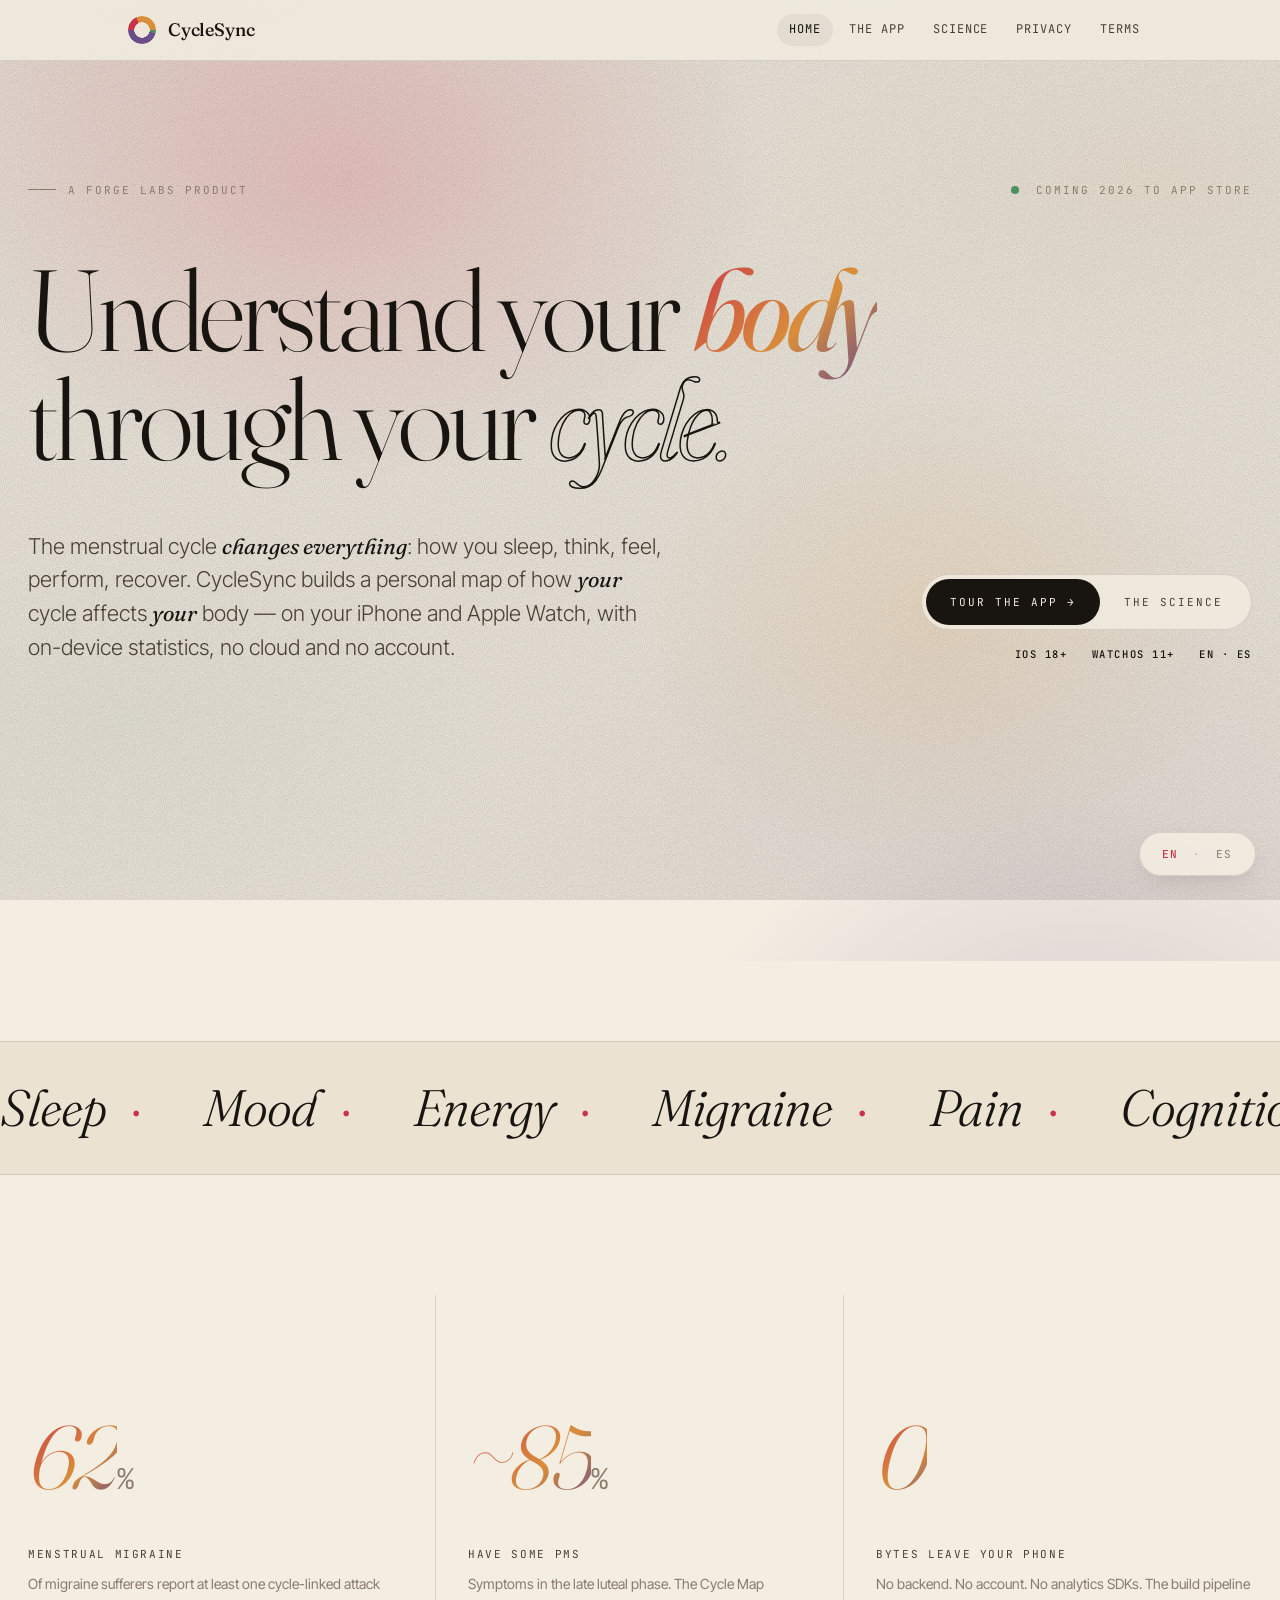
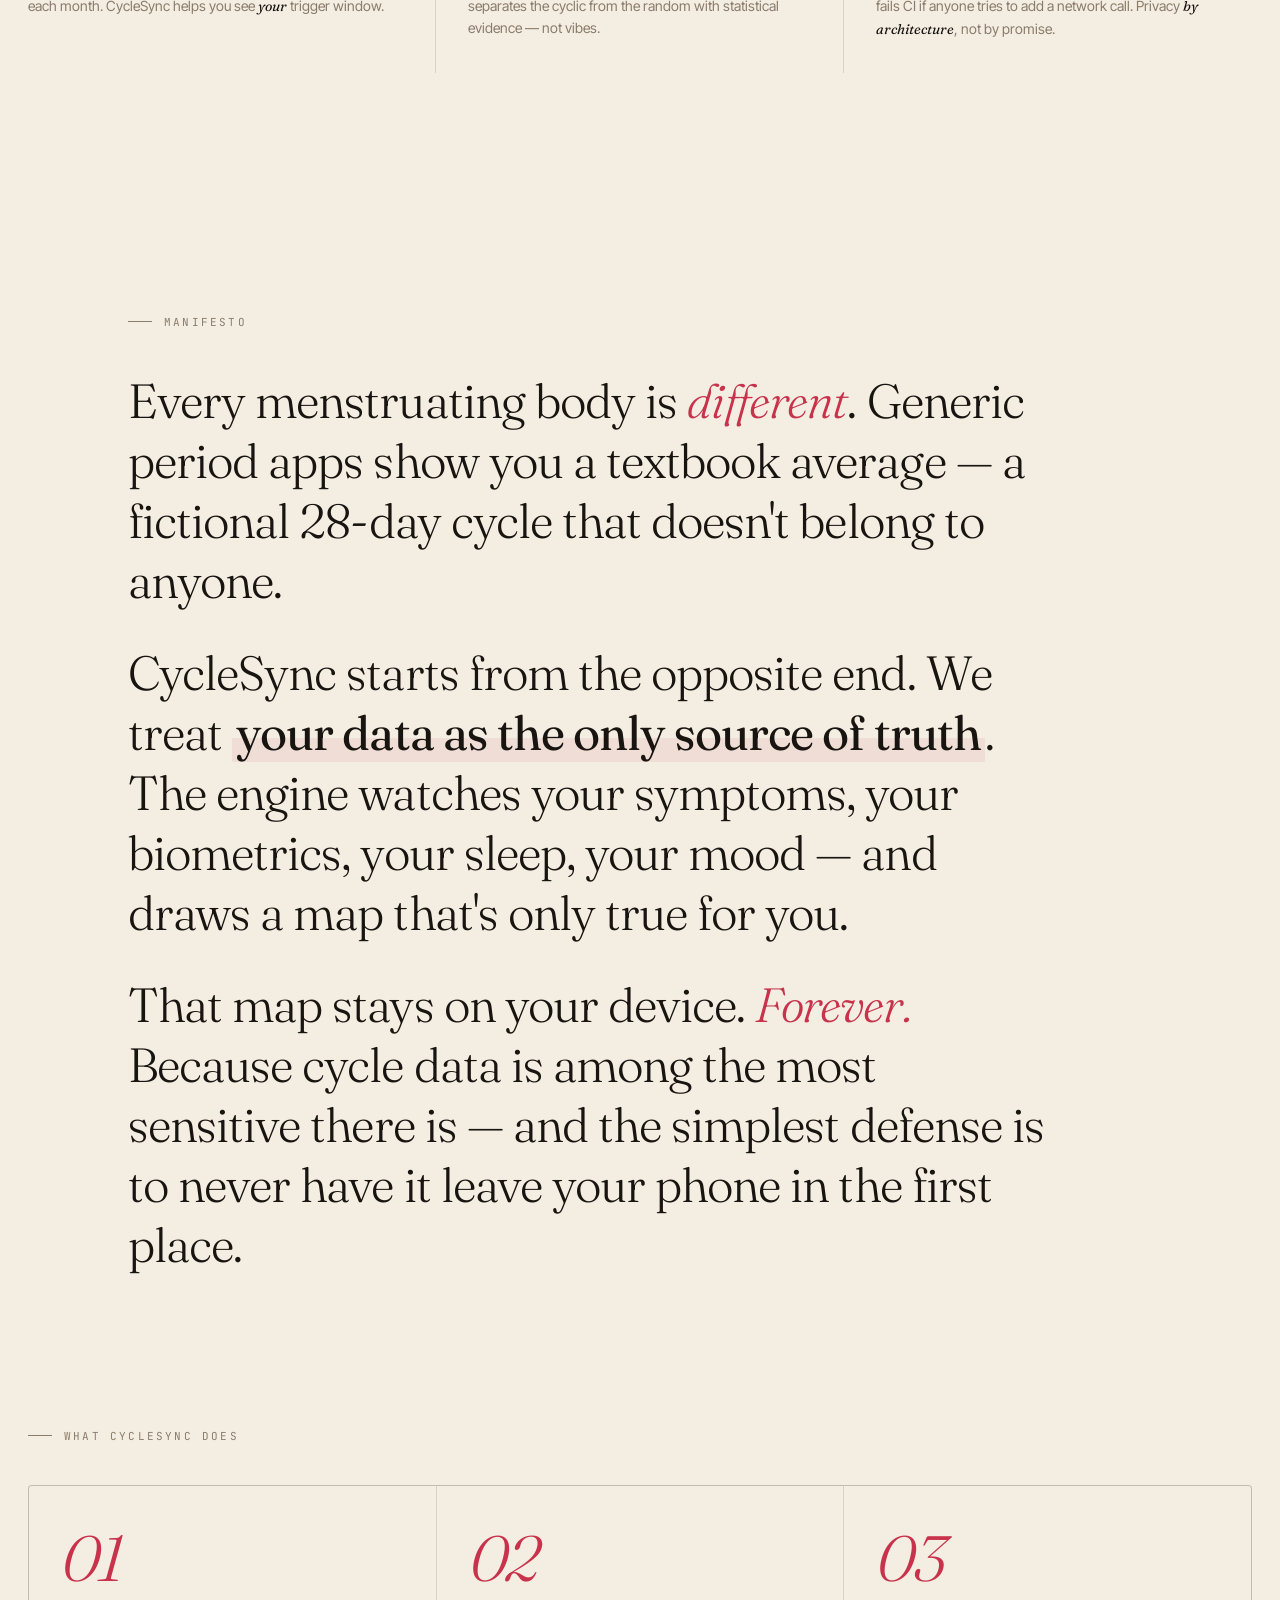
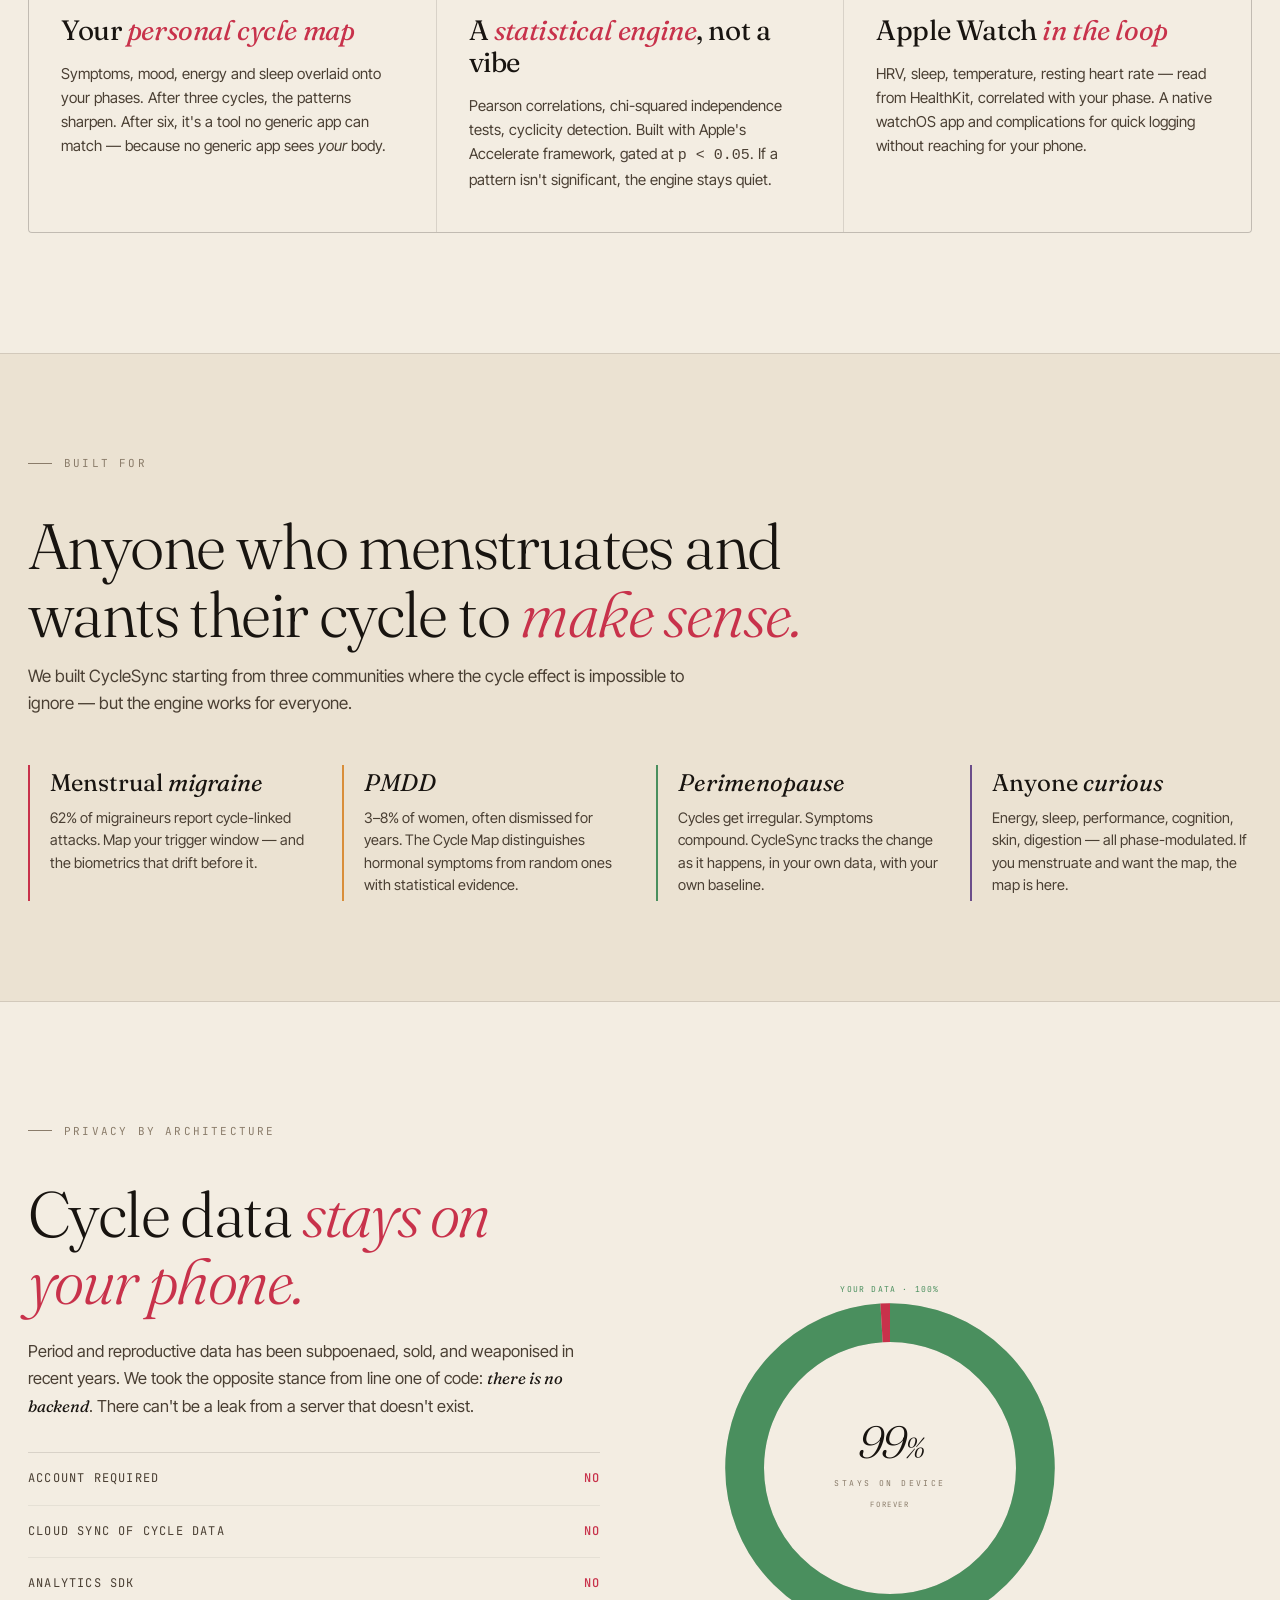
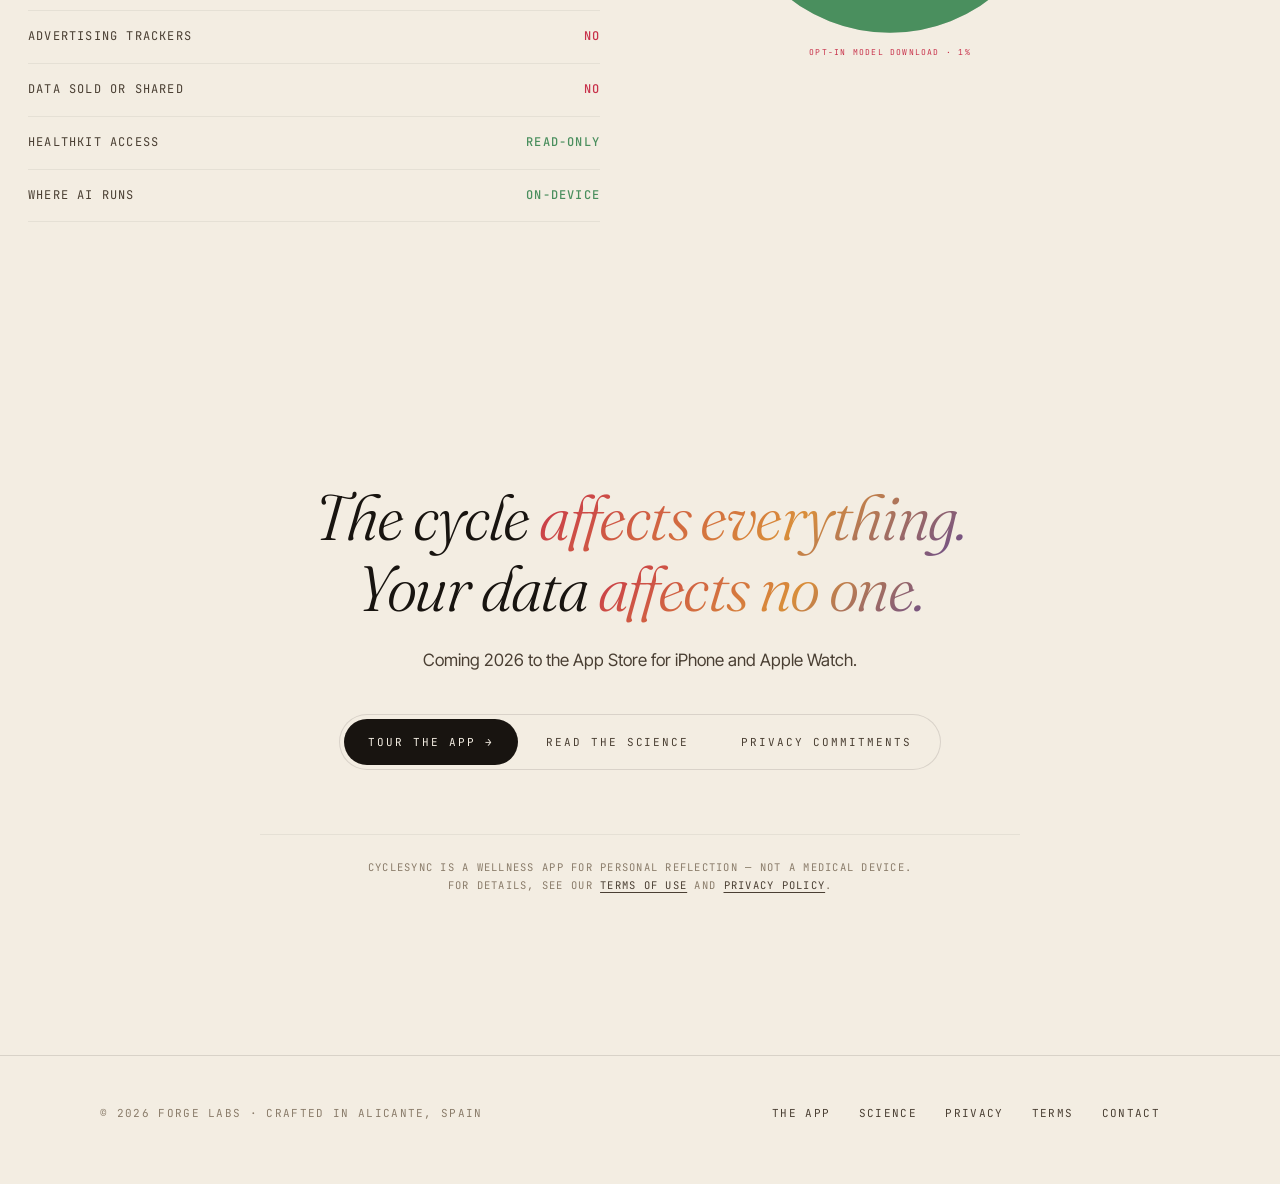
<file: index.html>
<!doctype html>
<html lang="en">
<head>
<meta charset="utf-8">
<meta name="viewport" content="width=device-width, initial-scale=1">
<title data-en="CycleSync — Understand your body through your cycle"
       data-es="CycleSync — Entiende tu cuerpo a través de tu ciclo">CycleSync — Understand your body through your cycle</title>
<meta name="description"
      data-i18n-attr="content"
      data-content-en="A personal map of how your menstrual cycle affects your body. On-device statistics, Apple Watch integration, no cloud. By Forge Labs."
      data-content-es="Un mapa personal de cómo tu ciclo menstrual afecta a tu cuerpo. Estadística en el dispositivo, Apple Watch, sin nube. De Forge Labs."
      content="A personal map of how your menstrual cycle affects your body. On-device statistics, Apple Watch integration, no cloud. By Forge Labs.">
<link rel="icon" href="data:image/svg+xml,%3Csvg xmlns='http://www.w3.org/2000/svg' viewBox='0 0 100 100'%3E%3Ccircle cx='50' cy='50' r='42' fill='none' stroke='%23c8324b' stroke-width='14' stroke-dasharray='66 198'/%3E%3C/svg%3E">
<link rel="stylesheet" href="assets/style.css?v=1777836969">
<style>
  /* ─── Cinematic hero ─── */
  .cinema {
    position: relative;
    min-height: min(100vh, 920px);
    padding: 120px 28px 80px;
    max-width: 1280px;
    margin: 0 auto;
    display: grid;
    grid-template-rows: 1fr auto;
    overflow: hidden;
  }

  /* huge gradient mesh that follows the cursor */
  .cinema::before {
    content: '';
    position: absolute;
    inset: -100px;
    pointer-events: none;
    background:
      radial-gradient(ellipse 700px 500px at var(--mx, 30%) var(--my, 20%), rgba(200, 50, 75, 0.18), transparent 60%),
      radial-gradient(ellipse 500px 400px at calc(100% - var(--mx, 30%)) 60%, rgba(217, 142, 58, 0.14), transparent 60%),
      radial-gradient(ellipse 600px 400px at 80% 100%, rgba(107, 77, 138, 0.18), transparent 65%);
    z-index: 0;
    transition: background-position 0.4s;
  }
  .cinema > * { position: relative; z-index: 1; }

  .eyebrow-wrap {
    display: flex;
    align-items: center;
    justify-content: space-between;
    gap: 24px;
    flex-wrap: wrap;
    margin-bottom: 56px;
    font-family: var(--font-mono);
    font-size: 11px;
    letter-spacing: 0.18em;
    text-transform: uppercase;
    color: var(--ink-faint);
  }
  .eyebrow-wrap .left { display: flex; align-items: center; gap: 12px; }
  .eyebrow-wrap .left::before {
    content: ''; width: 28px; height: 1px; background: var(--ink-faint);
  }
  .eyebrow-wrap .right .pulse {
    display: inline-block; width: 8px; height: 8px;
    border-radius: 50%; background: var(--ovulation);
    margin-right: 8px; animation: pulse 2.4s ease-in-out infinite;
  }
  @keyframes pulse {
    0%, 100% { box-shadow: 0 0 0 0 color-mix(in srgb, var(--ovulation) 60%, transparent); }
    50% { box-shadow: 0 0 0 10px color-mix(in srgb, var(--ovulation) 0%, transparent); }
  }

  /* The headline: mixed serif + italic, variable optical size. */
  .headline {
    font-family: var(--font-display);
    font-weight: 300;
    font-variation-settings: 'opsz' 144;
    font-size: clamp(44px, 9vw, 168px);
    line-height: 0.95;
    letter-spacing: -0.035em;
    color: var(--ink);
    margin: 0;
    max-width: 18ch;
    word-wrap: break-word;
    overflow-wrap: break-word;
    hyphens: auto;
  }
  @media (max-width: 600px) {
    .headline { font-size: clamp(40px, 11vw, 60px); line-height: 1.0; max-width: 100%; }
  }
  .headline .word {
    display: inline-block;
    opacity: 0;
    transform: translateY(0.5em);
    animation: rise-word 0.9s cubic-bezier(.2,.8,.2,1) forwards;
  }
  .headline em {
    font-style: italic;
    font-weight: 400;
    background: linear-gradient(135deg, var(--menstrual), var(--follicular) 60%, var(--luteal));
    background-clip: text;
    -webkit-background-clip: text;
    color: transparent;
  }
  .headline .stroke {
    -webkit-text-stroke: 1.5px var(--ink);
    color: transparent;
    font-style: italic;
    font-weight: 300;
  }
  @media (prefers-color-scheme: dark) {
    .headline .stroke { -webkit-text-stroke-color: var(--ink); }
  }

  @keyframes rise-word {
    to { opacity: 1; transform: translateY(0); }
  }

  .sub-row {
    display: grid;
    grid-template-columns: 1.4fr 1fr;
    gap: 64px;
    margin-top: 56px;
    align-items: end;
  }
  @media (max-width: 860px) {
    .sub-row { grid-template-columns: 1fr; gap: 32px; }
  }
  .sub-lede {
    font-size: clamp(18px, 1.7vw, 22px);
    line-height: 1.5;
    color: var(--ink-soft);
    font-weight: 300;
    max-width: 640px;
  }
  .sub-lede em {
    font-family: var(--font-display);
    font-style: italic;
    color: var(--ink);
    font-weight: 400;
  }

  .hero-cta-stack {
    display: flex;
    flex-direction: column;
    gap: 16px;
    align-items: flex-end;
  }
  @media (max-width: 860px) { .hero-cta-stack { align-items: flex-start; } }
  .hero-cta-row {
    display: inline-flex;
    border: 1px solid var(--rule);
    border-radius: 999px;
    padding: 4px;
    background: color-mix(in srgb, var(--paper) 80%, transparent);
    backdrop-filter: blur(8px);
  }
  .hero-cta-row a {
    padding: 14px 24px;
    text-decoration: none;
    font-family: var(--font-mono);
    font-size: 11px;
    text-transform: uppercase;
    letter-spacing: 0.18em;
    color: var(--ink-soft);
    border-radius: 999px;
    transition: background 0.25s, color 0.25s;
  }
  .hero-cta-row a.primary {
    background: var(--ink);
    color: var(--paper);
  }
  .hero-cta-row a:hover { background: var(--accent); color: var(--paper); }

  .hero-meta-min {
    display: flex;
    gap: 24px;
    font-family: var(--font-mono);
    font-size: 10.5px;
    text-transform: uppercase;
    letter-spacing: 0.15em;
    color: var(--ink-faint);
  }
  .hero-meta-min strong { color: var(--ink); font-weight: 500; }

  /* Marquee strip below hero — moving phase ribbon */
  .marquee-section {
    margin-top: 80px;
    border-top: 1px solid var(--rule);
    border-bottom: 1px solid var(--rule);
    overflow: hidden;
    padding: 24px 0;
    background: var(--paper-deep);
  }
  .marquee {
    display: flex;
    gap: 64px;
    white-space: nowrap;
    animation: scroll 50s linear infinite;
    animation-play-state: running !important;
    will-change: transform;
    font-family: var(--font-display);
    font-style: italic;
    font-weight: 300;
    font-size: clamp(28px, 4vw, 56px);
    letter-spacing: -0.02em;
    color: var(--ink);
  }
  .marquee span { display: inline-flex; align-items: center; gap: 24px; }
  .marquee span::after {
    content: '·';
    color: var(--accent);
    font-style: normal;
  }
  @keyframes scroll {
    from { transform: translateX(0); }
    to { transform: translateX(-50%); }
  }

  /* ─── Section: stat triplet ─── */
  .triple-stat {
    max-width: 1280px;
    margin: 0 auto;
    padding: 120px 28px;
    display: grid;
    grid-template-columns: repeat(3, minmax(0, 1fr));
    gap: 0;
  }
  @media (max-width: 860px) { .triple-stat { grid-template-columns: 1fr; padding: 60px 28px; } }
  .triple-stat .ts {
    padding: 32px 32px;
    border-right: 1px solid var(--rule);
    min-width: 0;
    overflow-wrap: break-word;
    word-wrap: break-word;
  }
  .triple-stat .ts:first-child { padding-left: 0; }
  .triple-stat .ts:last-child { border-right: 0; padding-right: 0; }
  @media (max-width: 860px) {
    .triple-stat .ts { border-right: 0; border-bottom: 1px solid var(--rule); padding: 24px 0; }
    .triple-stat .ts:last-child { border-bottom: 0; }
  }
  .triple-stat .ts-num {
    font-family: var(--font-display);
    font-style: italic;
    font-weight: 300;
    font-size: clamp(56px, 7vw, 104px);
    line-height: 1.7;
    letter-spacing: -0.03em;
    color: var(--ink);
    margin-bottom: 12px;
    padding-top: 0.6em;
    overflow: visible;
    word-break: normal;
    white-space: nowrap;
    display: block;
  }
  .triple-stat .ts-num em {
    background: linear-gradient(135deg, var(--menstrual), var(--follicular) 60%, var(--luteal));
    background-clip: text;
    -webkit-background-clip: text;
    color: transparent;
    font-style: italic;
  }
  .triple-stat .ts-label {
    font-family: var(--font-mono);
    font-size: 11px;
    text-transform: uppercase;
    letter-spacing: 0.15em;
    color: var(--ink-soft);
    margin-bottom: 10px;
  }
  .triple-stat .ts-desc {
    color: var(--ink-faint);
    font-size: 14px;
    line-height: 1.55;
  }

  /* ─── Manifesto block ─── */
  .manifesto {
    max-width: 1080px;
    margin: 0 auto;
    padding: 120px 28px;
  }
  .manifesto-eyebrow {
    font-family: var(--font-mono);
    font-size: 11px;
    text-transform: uppercase;
    letter-spacing: 0.2em;
    color: var(--ink-faint);
    margin-bottom: 40px;
    display: flex;
    align-items: center;
    gap: 12px;
  }
  .manifesto-eyebrow::before {
    content: ''; width: 24px; height: 1px; background: var(--ink-faint);
  }
  .manifesto-text {
    font-family: var(--font-display);
    font-weight: 300;
    font-size: clamp(28px, 4vw, 48px);
    line-height: 1.25;
    letter-spacing: -0.02em;
    color: var(--ink);
    max-width: 920px;
  }
  .manifesto-text p { margin-bottom: 32px; }
  .manifesto-text em {
    font-style: italic;
    color: var(--accent);
  }
  .manifesto-text strong {
    font-weight: 400;
    color: var(--ink);
    background: linear-gradient(180deg, transparent 60%, var(--highlight) 60%);
    padding: 0 4px;
  }

  /* ─── Capabilities ─── */
  .three-up-section {
    max-width: 1280px;
    margin: 0 auto;
    padding: 0 28px 120px;
  }
  .three-up {
    display: grid;
    grid-template-columns: repeat(3, 1fr);
    gap: 1px;
    background: var(--rule);
    border: 1px solid var(--rule);
    border-radius: 4px;
    overflow: hidden;
  }
  @media (max-width: 860px) { .three-up { grid-template-columns: 1fr; } }
  .cap {
    background: var(--paper);
    padding: 40px 32px;
    display: flex;
    flex-direction: column;
    gap: 16px;
    position: relative;
    transition: background 0.3s;
  }
  .cap:hover { background: var(--paper-deep); }
  .cap-num {
    font-family: var(--font-display);
    font-style: italic;
    font-weight: 300;
    font-size: 64px;
    line-height: 1;
    color: var(--accent);
    margin-bottom: 8px;
    letter-spacing: -0.04em;
  }
  .cap h3 {
    font-family: var(--font-display);
    font-weight: 400;
    font-size: 28px;
    line-height: 1.15;
    letter-spacing: -0.015em;
    color: var(--ink);
  }
  .cap h3 em { font-style: italic; color: var(--accent); }
  .cap p { color: var(--ink-soft); font-size: 15px; line-height: 1.6; }

  /* ─── Audience strip ─── */
  .audience-section {
    background: var(--paper-deep);
    border-top: 1px solid var(--rule);
    border-bottom: 1px solid var(--rule);
    padding: 100px 28px;
  }
  .audience-inner { max-width: 1280px; margin: 0 auto; }
  .audience-h {
    font-family: var(--font-display);
    font-weight: 300;
    font-size: clamp(36px, 5vw, 64px);
    line-height: 1.05;
    letter-spacing: -0.025em;
    color: var(--ink);
    max-width: 880px;
    margin-bottom: 16px;
  }
  .audience-h em { font-style: italic; color: var(--accent); }
  .audience-sub { color: var(--ink-soft); font-size: 17px; line-height: 1.6; max-width: 660px; margin-bottom: 48px; }
  .audience-list {
    display: grid;
    grid-template-columns: repeat(4, 1fr);
    gap: 32px;
  }
  @media (max-width: 860px) { .audience-list { grid-template-columns: repeat(2, 1fr); } }
  @media (max-width: 480px) { .audience-list { grid-template-columns: 1fr; } }
  .aud-card { border-left: 2px solid var(--rule); padding: 4px 0 4px 20px; }
  .aud-card:nth-child(1) { border-color: var(--menstrual); }
  .aud-card:nth-child(2) { border-color: var(--follicular); }
  .aud-card:nth-child(3) { border-color: var(--ovulation); }
  .aud-card:nth-child(4) { border-color: var(--luteal); }
  .aud-card .name {
    font-family: var(--font-display);
    font-weight: 400;
    font-size: 24px;
    line-height: 1.15;
    color: var(--ink);
    margin-bottom: 10px;
  }
  .aud-card .name em { font-style: italic; }
  .aud-card .desc { color: var(--ink-soft); font-size: 14.5px; line-height: 1.55; }

  /* ─── Privacy split ─── */
  .privacy-pitch {
    max-width: 1280px;
    margin: 0 auto;
    padding: 120px 28px;
    display: grid;
    grid-template-columns: 1fr 1fr;
    gap: 80px;
    align-items: center;
  }
  @media (max-width: 860px) { .privacy-pitch { grid-template-columns: 1fr; gap: 48px; } }
  .privacy-pitch h2 {
    font-family: var(--font-display);
    font-weight: 300;
    font-size: clamp(36px, 5vw, 64px);
    line-height: 1.05;
    letter-spacing: -0.025em;
    color: var(--ink);
    margin-bottom: 24px;
  }
  .privacy-pitch h2 em { font-style: italic; color: var(--accent); }
  .privacy-pitch p {
    color: var(--ink-soft);
    font-size: 16.5px;
    line-height: 1.65;
    margin-bottom: 16px;
  }
  .privacy-pitch ul {
    list-style: none;
    margin-top: 32px;
    padding: 0;
    border-top: 1px solid var(--rule);
  }
  .privacy-pitch li {
    display: flex;
    justify-content: space-between;
    align-items: center;
    gap: 16px;
    padding: 16px 0;
    border-bottom: 1px solid var(--rule-soft);
    font-family: var(--font-mono);
    font-size: 12px;
    text-transform: uppercase;
    letter-spacing: 0.1em;
    color: var(--ink-soft);
  }
  .privacy-pitch li .verdict { color: var(--ovulation); font-weight: 500; }
  .privacy-pitch li .verdict.no { color: var(--menstrual); }
  .privacy-pitch .donut { width: 100%; max-width: 420px; margin: 0 auto; }

  /* ─── CTA ─── */
  .cta-section {
    text-align: center;
    padding: 140px 28px 80px;
    max-width: 880px;
    margin: 0 auto;
    position: relative;
  }
  .cta-section h2 {
    font-family: var(--font-display);
    font-weight: 300;
    font-style: italic;
    font-size: clamp(36px, 5.2vw, 64px);
    line-height: 1.1;
    letter-spacing: -0.025em;
    color: var(--ink);
    margin-bottom: 24px;
  }
  .cta-section h2 em {
    background: linear-gradient(135deg, var(--menstrual), var(--follicular) 60%, var(--luteal));
    background-clip: text;
    -webkit-background-clip: text;
    color: transparent;
    font-style: italic;
  }
  .cta-section .sub { color: var(--ink-soft); font-size: 17px; line-height: 1.6; margin-bottom: 40px; }

  .cta-row {
    display: inline-flex; gap: 4px;
    border: 1px solid var(--rule); border-radius: 999px;
    padding: 4px; background: var(--paper);
  }
  .cta-row a {
    padding: 14px 24px; text-decoration: none;
    font-family: var(--font-mono); font-size: 11px;
    text-transform: uppercase; letter-spacing: 0.18em;
    color: var(--ink-soft); border-radius: 999px;
    transition: background 0.25s, color 0.25s;
  }
  .cta-row a.primary { background: var(--ink); color: var(--paper); }
  .cta-row a:hover { background: var(--accent); color: var(--paper); }

  .legal-note {
    max-width: 760px; margin: 64px auto 0; padding: 24px 28px 0;
    border-top: 1px solid var(--rule-soft); text-align: center;
    font-family: var(--font-mono); font-size: 10.5px;
    text-transform: uppercase; letter-spacing: 0.12em;
    color: var(--ink-faint); line-height: 1.7;
  }
  .legal-note a { color: var(--ink-soft); text-decoration: underline; text-underline-offset: 3px; }

  /* ─── Reveal on scroll ─── */
  .reveal { opacity: 0; transform: translateY(24px); transition: opacity 0.9s, transform 0.9s; }
  .reveal.in { opacity: 1; transform: translateY(0); }

  @media (prefers-reduced-motion: reduce) {
    .headline .word, .reveal { animation: none !important; transition: none !important; opacity: 1 !important; transform: none !important; }
    /* Marquee keeps scrolling — it's slow decorative motion */
  }
</style>
</head>
<body>

<header class="topbar">
  <div class="topbar-inner">
    <a href="./" class="brand">
      <span class="brand-mark"></span>
      <span class="brand-name">CycleSync</span>
    </a>
    <button class="topnav-toggle" type="button" aria-label="Menu"><span class="bars"><span></span></span><span class="label-txt" data-en="Menu" data-es="Menú">Menu</span></button>
    <nav class="topnav">
      <a href="./" class="active" data-en="Home" data-es="Inicio">Home</a>
      <a href="app/" data-en="The App" data-es="La App">The App</a>
      <a href="science/" data-en="Science" data-es="Ciencia">Science</a>
      <a href="privacy/" data-en="Privacy" data-es="Privacidad">Privacy</a>
      <a href="terms/" data-en="Terms" data-es="Términos">Terms</a>
    </nav>
  </div>
</header>

<main>

  <!-- ═══ CINEMATIC HERO ═══ -->
  <section class="cinema" id="cinema">
    <div>
      <div class="eyebrow-wrap">
        <div class="left" data-en="A Forge Labs product" data-es="Un producto de Forge Labs">A Forge Labs product</div>
        <div class="right">
          <span class="pulse"></span>
          <span data-en="Coming 2026 to App Store" data-es="Disponible en 2026 en la App Store">Coming 2026 to App Store</span>
        </div>
      </div>

      <h1 class="headline" id="headline"
          data-en="Understand your <em>body</em> through your <span class='stroke'>cycle.</span>"
          data-es="Entiende tu <em>cuerpo</em> a través de tu <span class='stroke'>ciclo.</span>">
        Understand your <em>body</em> through your <span class="stroke">cycle.</span>
      </h1>

      <div class="sub-row">
        <p class="sub-lede"
           data-en="The menstrual cycle <em>changes everything</em>: how you sleep, think, feel, perform, recover. CycleSync builds a personal map of how <em>your</em> cycle affects <em>your</em> body — on your iPhone and Apple Watch, with on-device statistics, no cloud and no account."
           data-es="El ciclo menstrual <em>lo cambia todo</em>: cómo duermes, piensas, sientes, rindes y te recuperas. CycleSync construye un mapa personal de cómo <em>tu</em> ciclo afecta a <em>tu</em> cuerpo — en tu iPhone y tu Apple Watch, con estadística en el dispositivo, sin nube y sin cuenta.">
          The menstrual cycle <em>changes everything</em>: how you sleep, think, feel, perform, recover. CycleSync builds a personal map of how <em>your</em> cycle affects <em>your</em> body — on your iPhone and Apple Watch, with on-device statistics, no cloud and no account.
        </p>
        <div class="hero-cta-stack">
          <div class="hero-cta-row">
            <a href="app/" class="primary" data-en="Tour the app →" data-es="Ver la app →">Tour the app →</a>
            <a href="science/" data-en="The science" data-es="La ciencia">The science</a>
          </div>
          <div class="hero-meta-min">
            <span><strong>iOS 18+</strong></span>
            <span><strong>watchOS 11+</strong></span>
            <span><strong>EN · ES</strong></span>
          </div>
        </div>
      </div>
    </div>
  </section>

  <!-- ═══ MARQUEE ═══ -->
  <section class="marquee-section" aria-hidden="true">
    <div class="marquee" id="marqueeEN">
      <span><em>Sleep</em></span><span><em>Mood</em></span><span><em>Energy</em></span><span><em>Migraine</em></span><span><em>Pain</em></span><span><em>Cognition</em></span><span><em>HRV</em></span><span><em>Temperature</em></span><span><em>Skin</em></span><span><em>Digestion</em></span><span><em>Performance</em></span><span><em>Recovery</em></span>
      <span><em>Sleep</em></span><span><em>Mood</em></span><span><em>Energy</em></span><span><em>Migraine</em></span><span><em>Pain</em></span><span><em>Cognition</em></span><span><em>HRV</em></span><span><em>Temperature</em></span><span><em>Skin</em></span><span><em>Digestion</em></span><span><em>Performance</em></span><span><em>Recovery</em></span>
    </div>
    <div class="marquee" id="marqueeES" style="display:none;">
      <span><em>Sueño</em></span><span><em>Ánimo</em></span><span><em>Energía</em></span><span><em>Migraña</em></span><span><em>Dolor</em></span><span><em>Cognición</em></span><span><em>HRV</em></span><span><em>Temperatura</em></span><span><em>Piel</em></span><span><em>Digestión</em></span><span><em>Rendimiento</em></span><span><em>Recuperación</em></span>
      <span><em>Sueño</em></span><span><em>Ánimo</em></span><span><em>Energía</em></span><span><em>Migraña</em></span><span><em>Dolor</em></span><span><em>Cognición</em></span><span><em>HRV</em></span><span><em>Temperatura</em></span><span><em>Piel</em></span><span><em>Digestión</em></span><span><em>Rendimiento</em></span><span><em>Recuperación</em></span>
    </div>
  </section>

  <!-- ═══ TRIPLE STAT ═══ -->
  <section class="triple-stat">
    <div class="ts reveal">
      <div class="ts-num"><em>62</em><span style="font-family:var(--font-mono);font-size:0.32em;font-style:normal;letter-spacing:0.05em;color:var(--ink-faint);">%</span></div>
      <div class="ts-label" data-en="Menstrual migraine" data-es="Migraña menstrual">Menstrual migraine</div>
      <div class="ts-desc"
           data-en="Of migraine sufferers report at least one cycle-linked attack each month. CycleSync helps you see <em style='font-family:var(--font-display);color:var(--ink);'>your</em> trigger window."
           data-es="De las personas con migraña reporta al menos un ataque ligado al ciclo cada mes. CycleSync te ayuda a ver <em style='font-family:var(--font-display);color:var(--ink);'>tu</em> ventana de riesgo.">
        Of migraine sufferers report at least one cycle-linked attack each month. CycleSync helps you see <em style="font-family:var(--font-display);color:var(--ink);">your</em> trigger window.
      </div>
    </div>
    <div class="ts reveal" style="transition-delay: 0.15s;">
      <div class="ts-num"><em>~85</em><span style="font-family:var(--font-mono);font-size:0.32em;font-style:normal;letter-spacing:0.05em;color:var(--ink-faint);">%</span></div>
      <div class="ts-label" data-en="Have some PMS" data-es="Síndrome premenstrual">Have some PMS</div>
      <div class="ts-desc"
           data-en="Symptoms in the late luteal phase. The Cycle Map separates the cyclic from the random with statistical evidence — not vibes."
           data-es="Síntomas en la fase lútea tardía. El Mapa del Ciclo separa lo cíclico de lo aleatorio con evidencia estadística — no a ojo.">
        Symptoms in the late luteal phase. The Cycle Map separates the cyclic from the random with statistical evidence — not vibes.
      </div>
    </div>
    <div class="ts reveal" style="transition-delay: 0.3s;">
      <div class="ts-num"><em>0</em></div>
      <div class="ts-label" data-en="Bytes leave your phone" data-es="Bytes salen del móvil">Bytes leave your phone</div>
      <div class="ts-desc"
           data-en="No backend. No account. No analytics SDKs. The build pipeline fails CI if anyone tries to add a network call. Privacy <em style='font-family:var(--font-display);color:var(--ink);'>by architecture</em>, not by promise."
           data-es="Sin backend. Sin cuenta. Sin SDKs de analítica. La pipeline rompe CI si alguien intenta meter una llamada de red. Privacidad <em style='font-family:var(--font-display);color:var(--ink);'>por arquitectura</em>, no por promesa.">
        No backend. No account. No analytics SDKs. The build pipeline fails CI if anyone tries to add a network call. Privacy <em style="font-family:var(--font-display);color:var(--ink);">by architecture</em>, not by promise.
      </div>
    </div>
  </section>

  <!-- ═══ MANIFESTO ═══ -->
  <section class="manifesto">
    <div class="manifesto-eyebrow" data-en="Manifesto" data-es="Manifiesto">Manifesto</div>
    <div class="manifesto-text reveal">
      <p data-en="Every menstruating body is <em>different</em>. Generic period apps show you a textbook average — a fictional 28-day cycle that doesn't belong to anyone."
         data-es="Cada cuerpo que menstrúa es <em>distinto</em>. Las apps de regla genéricas te enseñan un promedio de manual — un ciclo ficticio de 28 días que no es de nadie.">
        Every menstruating body is <em>different</em>. Generic period apps show you a textbook average — a fictional 28-day cycle that doesn't belong to anyone.
      </p>
      <p data-en="CycleSync starts from the opposite end. We treat <strong>your data as the only source of truth</strong>. The engine watches your symptoms, your biometrics, your sleep, your mood — and draws a map that's only true for you."
         data-es="CycleSync parte del extremo contrario. Tratamos <strong>tus datos como la única fuente de verdad</strong>. El motor observa tus síntomas, tu biometría, tu sueño, tu ánimo — y dibuja un mapa que solo es cierto para ti.">
        CycleSync starts from the opposite end. We treat <strong>your data as the only source of truth</strong>. The engine watches your symptoms, your biometrics, your sleep, your mood — and draws a map that's only true for you.
      </p>
      <p data-en="That map stays on your device. <em>Forever.</em> Because cycle data is among the most sensitive there is — and the simplest defense is to never have it leave your phone in the first place."
         data-es="Ese mapa se queda en tu dispositivo. <em>Siempre.</em> Porque los datos de ciclo están entre los más sensibles que existen — y la defensa más simple es que nunca salgan de tu móvil para empezar.">
        That map stays on your device. <em>Forever.</em> Because cycle data is among the most sensitive there is — and the simplest defense is to never have it leave your phone in the first place.
      </p>
    </div>
  </section>

  <!-- ═══ CAPABILITIES ═══ -->
  <section class="three-up-section">
    <div class="manifesto-eyebrow" data-en="What CycleSync does" data-es="Qué hace CycleSync">What CycleSync does</div>
    <div class="three-up reveal">
      <div class="cap">
        <span class="cap-num">01</span>
        <h3 data-en="Your <em>personal cycle map</em>" data-es="Tu <em>mapa personal del ciclo</em>">Your <em>personal cycle map</em></h3>
        <p data-en="Symptoms, mood, energy and sleep overlaid onto your phases. After three cycles, the patterns sharpen. After six, it's a tool no generic app can match — because no generic app sees <em>your</em> body."
           data-es="Síntomas, ánimo, energía y sueño superpuestos a tus fases. Tras tres ciclos, los patrones se afilan. Tras seis, es una herramienta que ninguna app genérica puede igualar — porque ninguna app genérica ve <em>tu</em> cuerpo.">Symptoms, mood, energy and sleep overlaid onto your phases. After three cycles, the patterns sharpen. After six, it's a tool no generic app can match — because no generic app sees <em>your</em> body.</p>
      </div>
      <div class="cap">
        <span class="cap-num">02</span>
        <h3 data-en="A <em>statistical engine</em>, not a vibe" data-es="Un <em>motor estadístico</em>, no una intuición">A <em>statistical engine</em>, not a vibe</h3>
        <p data-en="Pearson correlations, chi-squared independence tests, cyclicity detection. Built with Apple's Accelerate framework, gated at <code>p &lt; 0.05</code>. If a pattern isn't significant, the engine stays quiet."
           data-es="Correlaciones de Pearson, pruebas chi-cuadrado de independencia, detección de ciclicidad. Construido con Accelerate de Apple, filtrado a <code>p &lt; 0,05</code>. Si un patrón no es significativo, el motor calla.">Pearson correlations, chi-squared independence tests, cyclicity detection. Built with Apple's Accelerate framework, gated at <code>p &lt; 0.05</code>. If a pattern isn't significant, the engine stays quiet.</p>
      </div>
      <div class="cap">
        <span class="cap-num">03</span>
        <h3 data-en="Apple Watch <em>in the loop</em>" data-es="Apple Watch <em>en el bucle</em>">Apple Watch <em>in the loop</em></h3>
        <p data-en="HRV, sleep, temperature, resting heart rate — read from HealthKit, correlated with your phase. A native watchOS app and complications for quick logging without reaching for your phone."
           data-es="HRV, sueño, temperatura, frecuencia cardíaca en reposo — leídas de HealthKit y correlacionadas con tu fase. Una app nativa de watchOS con complicaciones para registrar al vuelo sin sacar el móvil.">HRV, sleep, temperature, resting heart rate — read from HealthKit, correlated with your phase. A native watchOS app and complications for quick logging without reaching for your phone.</p>
      </div>
    </div>
  </section>

  <!-- ═══ AUDIENCE ═══ -->
  <section class="audience-section">
    <div class="audience-inner">
      <div class="manifesto-eyebrow" data-en="Built for" data-es="Pensada para">Built for</div>
      <h2 class="audience-h reveal"
          data-en="Anyone who menstruates and wants their cycle to <em>make sense.</em>"
          data-es="Cualquier mujer que menstrúe y quiera que su ciclo <em>tenga sentido.</em>">
        Anyone who menstruates and wants their cycle to <em>make sense.</em>
      </h2>
      <p class="audience-sub"
         data-en="We built CycleSync starting from three communities where the cycle effect is impossible to ignore — but the engine works for everyone."
         data-es="Empezamos CycleSync desde tres comunidades donde el efecto del ciclo es imposible de ignorar — pero el motor funciona para cualquiera.">We built CycleSync starting from three communities where the cycle effect is impossible to ignore — but the engine works for everyone.</p>
      <div class="audience-list">
        <div class="aud-card reveal">
          <div class="name" data-en="Menstrual <em>migraine</em>" data-es="Migraña <em>menstrual</em>">Menstrual <em>migraine</em></div>
          <div class="desc"
               data-en="62% of migraineurs report cycle-linked attacks. Map your trigger window — and the biometrics that drift before it."
               data-es="El 62% de quienes sufren migraña reporta ataques ligados al ciclo. Mapea tu ventana de riesgo — y las señales biométricas que se desvían antes.">62% of migraineurs report cycle-linked attacks. Map your trigger window — and the biometrics that drift before it.</div>
        </div>
        <div class="aud-card reveal" style="transition-delay: 0.1s;">
          <div class="name" data-en="<em>PMDD</em>" data-es="<em>TDPM</em>">PMDD</div>
          <div class="desc"
               data-en="3–8% of women, often dismissed for years. The Cycle Map distinguishes hormonal symptoms from random ones with statistical evidence."
               data-es="Entre el 3% y el 8% de las mujeres, frecuentemente desatendido durante años. El Mapa del Ciclo distingue síntomas hormonales de los aleatorios con evidencia estadística.">3–8% of women, often dismissed for years. The Cycle Map distinguishes hormonal symptoms from random ones with statistical evidence.</div>
        </div>
        <div class="aud-card reveal" style="transition-delay: 0.2s;">
          <div class="name" data-en="<em>Perimenopause</em>" data-es="<em>Perimenopausia</em>">Perimenopause</div>
          <div class="desc"
               data-en="Cycles get irregular. Symptoms compound. CycleSync tracks the change as it happens, in your own data, with your own baseline."
               data-es="Los ciclos se vuelven irregulares. Los síntomas se acumulan. CycleSync registra el cambio según ocurre, con tus propios datos y tu propia línea base.">Cycles get irregular. Symptoms compound. CycleSync tracks the change as it happens, in your own data, with your own baseline.</div>
        </div>
        <div class="aud-card reveal" style="transition-delay: 0.3s;">
          <div class="name" data-en="Anyone <em>curious</em>" data-es="Curiosidad <em>propia</em>">Anyone <em>curious</em></div>
          <div class="desc"
               data-en="Energy, sleep, performance, cognition, skin, digestion — all phase-modulated. If you menstruate and want the map, the map is here."
               data-es="Energía, sueño, rendimiento, cognición, piel, digestión — todo se modula por fases. Si menstrúas y quieres el mapa, el mapa está aquí.">Energy, sleep, performance, cognition, skin, digestion — all phase-modulated. If you menstruate and want the map, the map is here.</div>
        </div>
      </div>
    </div>
  </section>

  <!-- ═══ PRIVACY PITCH ═══ -->
  <section class="privacy-pitch">
    <div>
      <div class="manifesto-eyebrow" data-en="Privacy by architecture" data-es="Privacidad por arquitectura">Privacy by architecture</div>
      <h2 data-en="Cycle data <em>stays on your phone.</em>"
          data-es="Tus datos de ciclo <em>se quedan en tu móvil.</em>">Cycle data <em>stays on your phone.</em></h2>
      <p data-en="Period and reproductive data has been subpoenaed, sold, and weaponised in recent years. We took the opposite stance from line one of code: <em style='font-family:var(--font-display); color:var(--ink); font-style:italic;'>there is no backend</em>. There can't be a leak from a server that doesn't exist."
         data-es="En los últimos años los datos de regla y salud reproductiva se han usado bajo orden judicial, vendido y convertido en arma. Tomamos la postura contraria desde la primera línea de código: <em style='font-family:var(--font-display); color:var(--ink); font-style:italic;'>no hay backend</em>. No puede haber filtración de un servidor que no existe.">Period and reproductive data has been subpoenaed, sold, and weaponised in recent years. We took the opposite stance from line one of code: <em style="font-family:var(--font-display); color:var(--ink); font-style:italic;">there is no backend</em>. There can't be a leak from a server that doesn't exist.</p>
      <ul>
        <li><span data-en="Account required" data-es="Cuenta obligatoria">Account required</span> <span class="verdict no" data-en="No" data-es="No">No</span></li>
        <li><span data-en="Cloud sync of cycle data" data-es="Sincronización en la nube">Cloud sync of cycle data</span> <span class="verdict no" data-en="No" data-es="No">No</span></li>
        <li><span data-en="Analytics SDK" data-es="SDK de analítica">Analytics SDK</span> <span class="verdict no" data-en="No" data-es="No">No</span></li>
        <li><span data-en="Advertising trackers" data-es="Rastreadores de publicidad">Advertising trackers</span> <span class="verdict no" data-en="No" data-es="No">No</span></li>
        <li><span data-en="Data sold or shared" data-es="Datos vendidos o cedidos">Data sold or shared</span> <span class="verdict no" data-en="No" data-es="No">No</span></li>
        <li><span data-en="HealthKit access" data-es="Acceso a HealthKit">HealthKit access</span> <span class="verdict" data-en="Read-only" data-es="Solo lectura">Read-only</span></li>
        <li><span data-en="Where AI runs" data-es="Dónde corre la IA">Where AI runs</span> <span class="verdict" data-en="On-device" data-es="En el dispositivo">On-device</span></li>
      </ul>
    </div>
    <div>
      <svg class="donut" viewBox="-260 -260 520 520" role="img"
           data-i18n-attr="aria-label"
           data-aria-label-en="On-device versus network"
           data-aria-label-es="En el dispositivo frente a red"
           aria-label="On-device versus network">
        <g transform="rotate(-90)">
          <circle r="180" fill="none" stroke="var(--rule)" stroke-width="48"/>
          <circle r="180" fill="none" stroke="var(--ovulation)" stroke-width="48" stroke-dasharray="1120 11"/>
          <circle r="180" fill="none" stroke="var(--menstrual)" stroke-width="48" stroke-dasharray="11 1120" stroke-dashoffset="-1120"/>
        </g>
        <text x="0" y="-12" text-anchor="middle" font-family="Fraunces" font-style="italic" font-weight="300" font-size="56" fill="var(--ink)" letter-spacing="-2">99<tspan font-size="36">%</tspan></text>
        <text x="0" y="22" text-anchor="middle" font-family="JetBrains Mono" font-size="10" fill="var(--ink-faint)" letter-spacing="3"
              data-en="STAYS ON DEVICE" data-es="EN EL DISPOSITIVO">STAYS ON DEVICE</text>
        <text x="0" y="48" text-anchor="middle" font-family="JetBrains Mono" font-size="9" fill="var(--ink-faint)" letter-spacing="2"
              data-en="FOREVER" data-es="SIEMPRE">FOREVER</text>
        <g font-family="JetBrains Mono" font-size="10" letter-spacing="1.5">
          <text x="0" y="-218" fill="var(--ovulation)" text-anchor="middle"
                data-en="YOUR DATA · 100%" data-es="TUS DATOS · 100%">YOUR DATA · 100%</text>
          <text x="0" y="232" fill="var(--menstrual)" text-anchor="middle"
                data-en="OPT-IN MODEL DOWNLOAD · 1%" data-es="DESCARGA OPCIONAL DEL MODELO · 1%">OPT-IN MODEL DOWNLOAD · 1%</text>
        </g>
      </svg>
    </div>
  </section>

  <!-- ═══ CTA ═══ -->
  <section class="cta-section">
    <h2 data-en="The cycle <em>affects everything.</em><br>Your data <em>affects no one.</em>"
        data-es="El ciclo <em>afecta a todo.</em><br>Tus datos <em>no afectan a nadie.</em>">
      The cycle <em>affects everything.</em><br>Your data <em>affects no one.</em>
    </h2>
    <p class="sub" data-en="Coming 2026 to the App Store for iPhone and Apple Watch."
                   data-es="Disponible en 2026 en la App Store para iPhone y Apple Watch.">Coming 2026 to the App Store for iPhone and Apple Watch.</p>
    <div class="cta-row">
      <a href="app/" class="primary" data-en="Tour the app →" data-es="Ver la app →">Tour the app →</a>
      <a href="science/" data-en="Read the science" data-es="Leer la ciencia">Read the science</a>
      <a href="privacy/" data-en="Privacy commitments" data-es="Compromisos de privacidad">Privacy commitments</a>
    </div>

    <div class="legal-note">
      <span data-en="CycleSync is a wellness app for personal reflection — not a medical device."
            data-es="CycleSync es una app de bienestar para reflexión personal — no es un producto sanitario.">CycleSync is a wellness app for personal reflection — not a medical device.</span><br>
      <span data-en="For details, see our" data-es="Para más detalle, consulta nuestros">For details, see our</span>
      <a href="terms/" data-en="Terms of Use" data-es="Términos de Uso">Terms of Use</a>
      <span data-en="and" data-es="y nuestra">and</span>
      <a href="privacy/" data-en="Privacy Policy" data-es="Política de Privacidad">Privacy Policy</a>.
    </div>
  </section>

</main>

<footer class="site-footer">
  <div class="footer-inner">
    <div data-en="© 2026 Forge Labs · Crafted in Alicante, Spain"
         data-es="© 2026 Forge Labs · Hecho en Alicante, España">© 2026 Forge Labs · Crafted in Alicante, Spain</div>
    <div>
      <a href="app/" data-en="The App" data-es="La App">The App</a>
      <a href="science/" data-en="Science" data-es="Ciencia">Science</a>
      <a href="privacy/" data-en="Privacy" data-es="Privacidad">Privacy</a>
      <a href="terms/" data-en="Terms" data-es="Términos">Terms</a>
      <a href="mailto:rrojo.va@gmail.com" data-en="Contact" data-es="Contacto">Contact</a>
    </div>
  </div>
</footer>

<script src="assets/i18n.js?v=1777836969"></script>
<script>
  // ── 1. Animated headline: split into words with stagger
  (function () {
    function splitHeadline() {
      const h = document.getElementById('headline');
      if (!h) return;
      // Walk and wrap top-level text segments and inline elements as .word spans
      const wrap = document.createElement('div');
      wrap.innerHTML = h.innerHTML;
      const out = [];
      wrap.childNodes.forEach((n) => {
        if (n.nodeType === 3) {
          n.textContent.split(/\s+/).filter(Boolean).forEach((w) => out.push({ html: w, isEl: false }));
        } else {
          out.push({ html: n.outerHTML, isEl: true });
        }
      });
      h.innerHTML = out.map((seg, i) => {
        const delay = (0.08 + i * 0.07).toFixed(2) + 's';
        return `<span class="word" style="animation-delay:${delay};">${seg.html}</span>`;
      }).join(' ');
    }
    splitHeadline();
    // Re-run on language change
    new MutationObserver(splitHeadline).observe(document.documentElement, { attributes: true, attributeFilter: ['lang'] });
  })();

  // ── 2. Cursor-following gradient mesh
  (function () {
    const cinema = document.getElementById('cinema');
    if (!cinema || matchMedia('(hover: none)').matches) return;
    cinema.addEventListener('pointermove', (e) => {
      const r = cinema.getBoundingClientRect();
      const x = ((e.clientX - r.left) / r.width) * 100;
      const y = ((e.clientY - r.top) / r.height) * 100;
      cinema.style.setProperty('--mx', x.toFixed(1) + '%');
      cinema.style.setProperty('--my', y.toFixed(1) + '%');
    });
  })();

  // ── 3. Reveal on scroll
  (function () {
    if (!('IntersectionObserver' in window)) {
      document.querySelectorAll('.reveal').forEach((el) => el.classList.add('in'));
      return;
    }
    const io = new IntersectionObserver((entries) => {
      entries.forEach((e) => { if (e.isIntersecting) { e.target.classList.add('in'); io.unobserve(e.target); } });
    }, { rootMargin: '0px 0px -10% 0px', threshold: 0.1 });
    document.querySelectorAll('.reveal').forEach((el) => io.observe(el));
  })();

  // ── 4. Marquee swap on language change
  (function () {
    function swap() {
      const lang = document.documentElement.lang;
      document.getElementById('marqueeEN').style.display = lang === 'en' ? '' : 'none';
      document.getElementById('marqueeES').style.display = lang === 'es' ? '' : 'none';
    }
    swap();
    new MutationObserver(swap).observe(document.documentElement, { attributes: true, attributeFilter: ['lang'] });
  })();
</script>

</body>
</html>
</file>
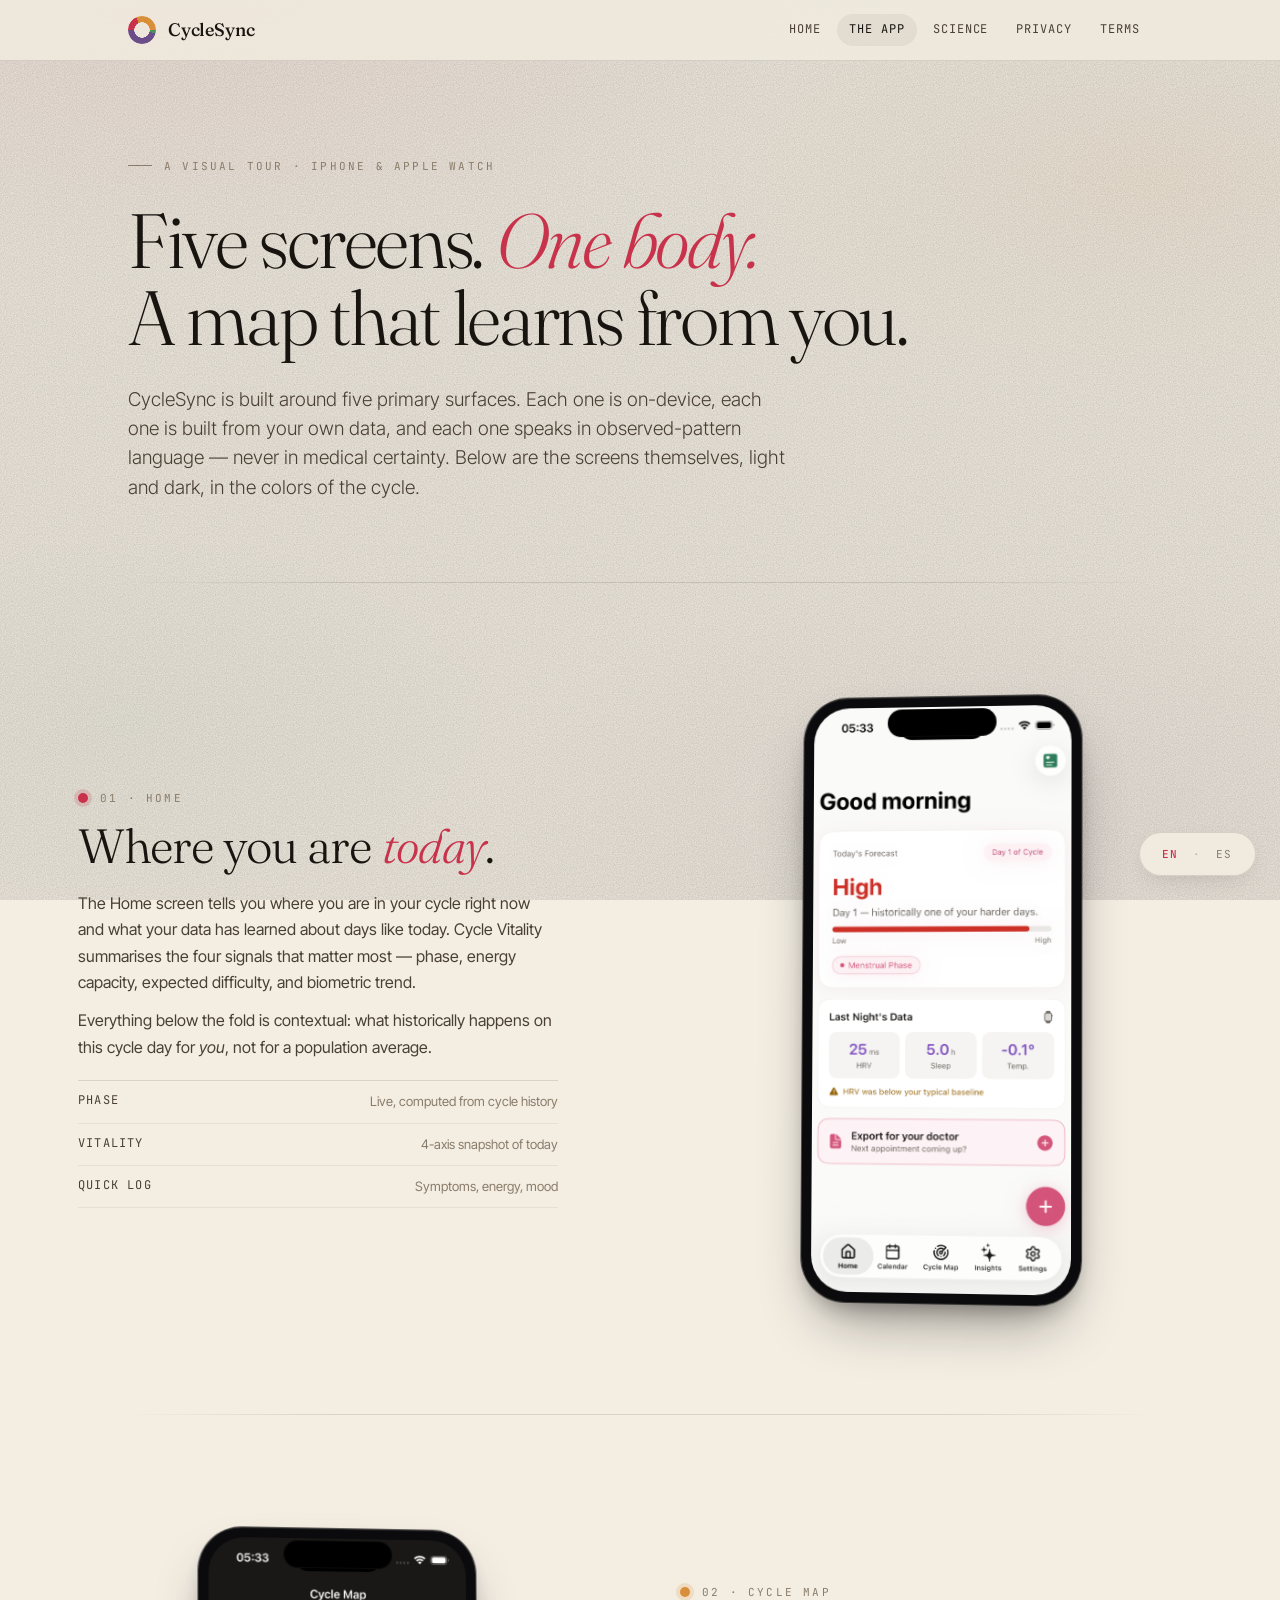
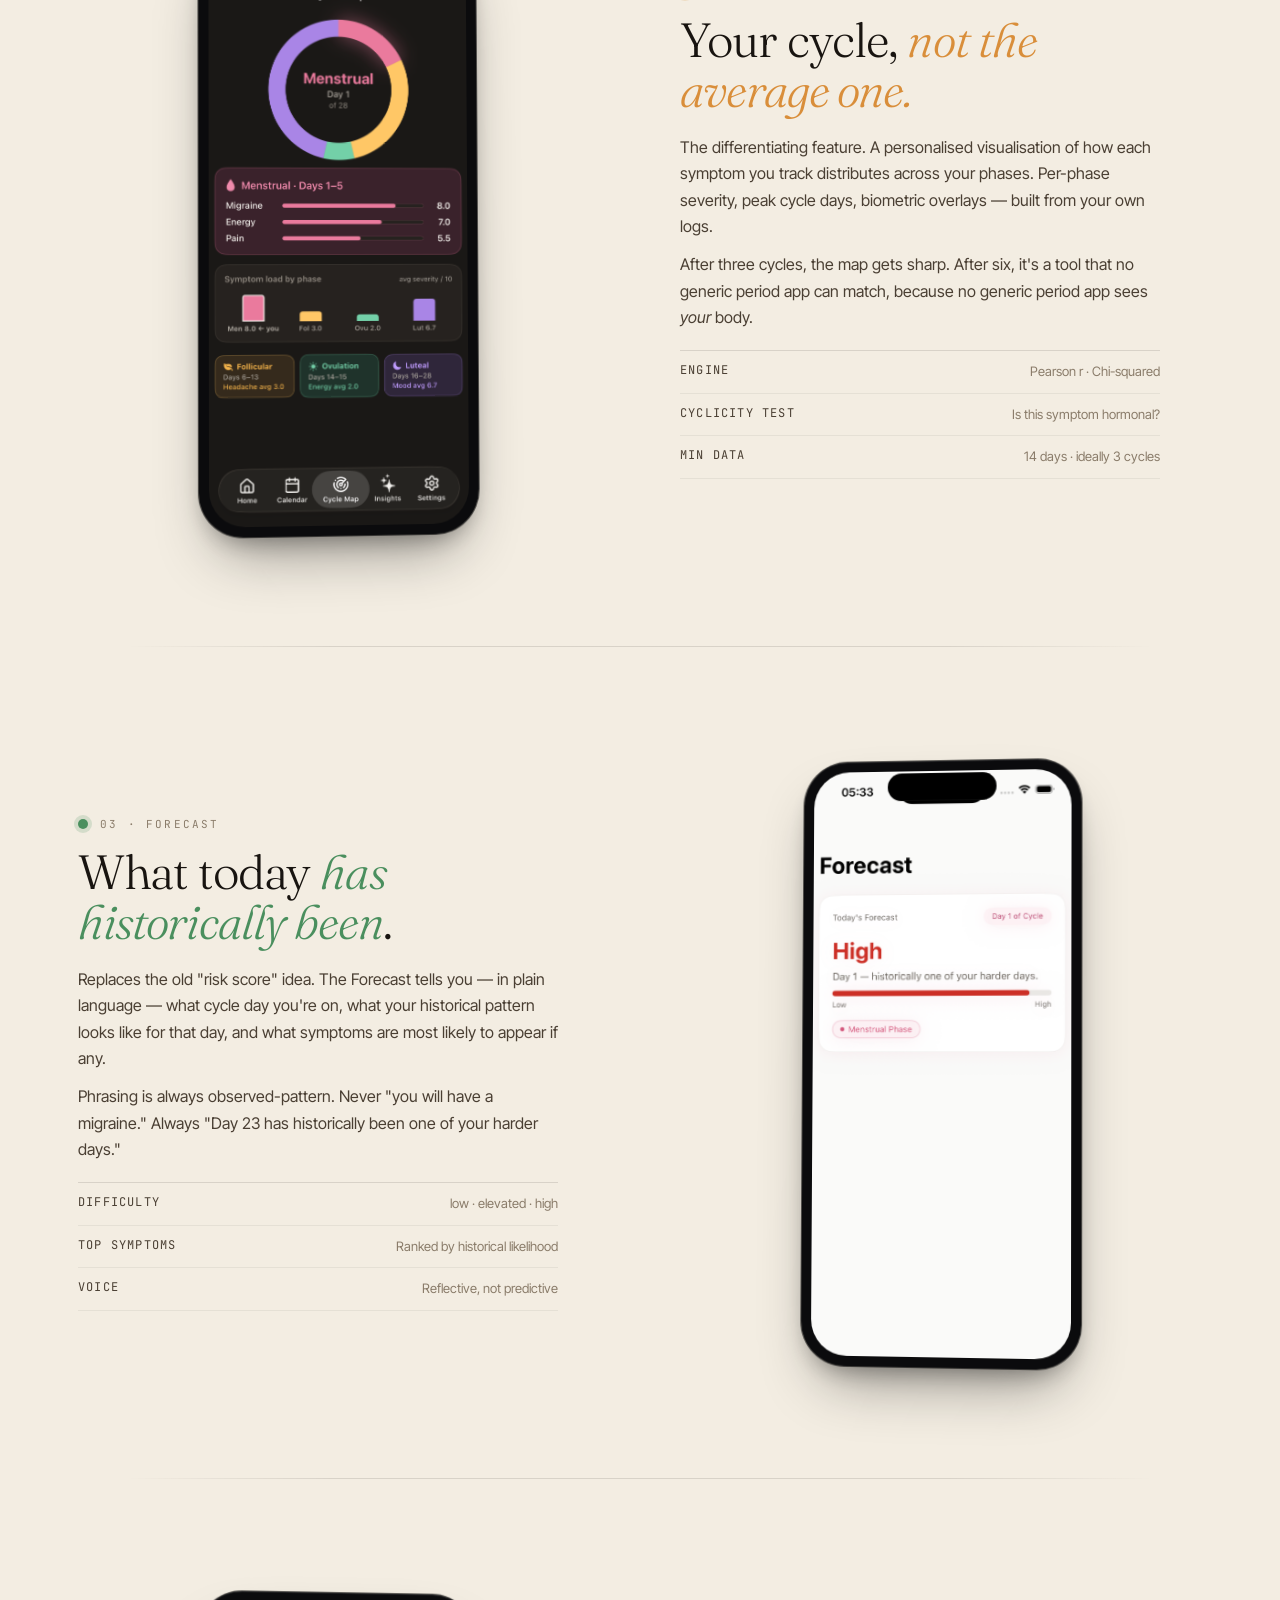
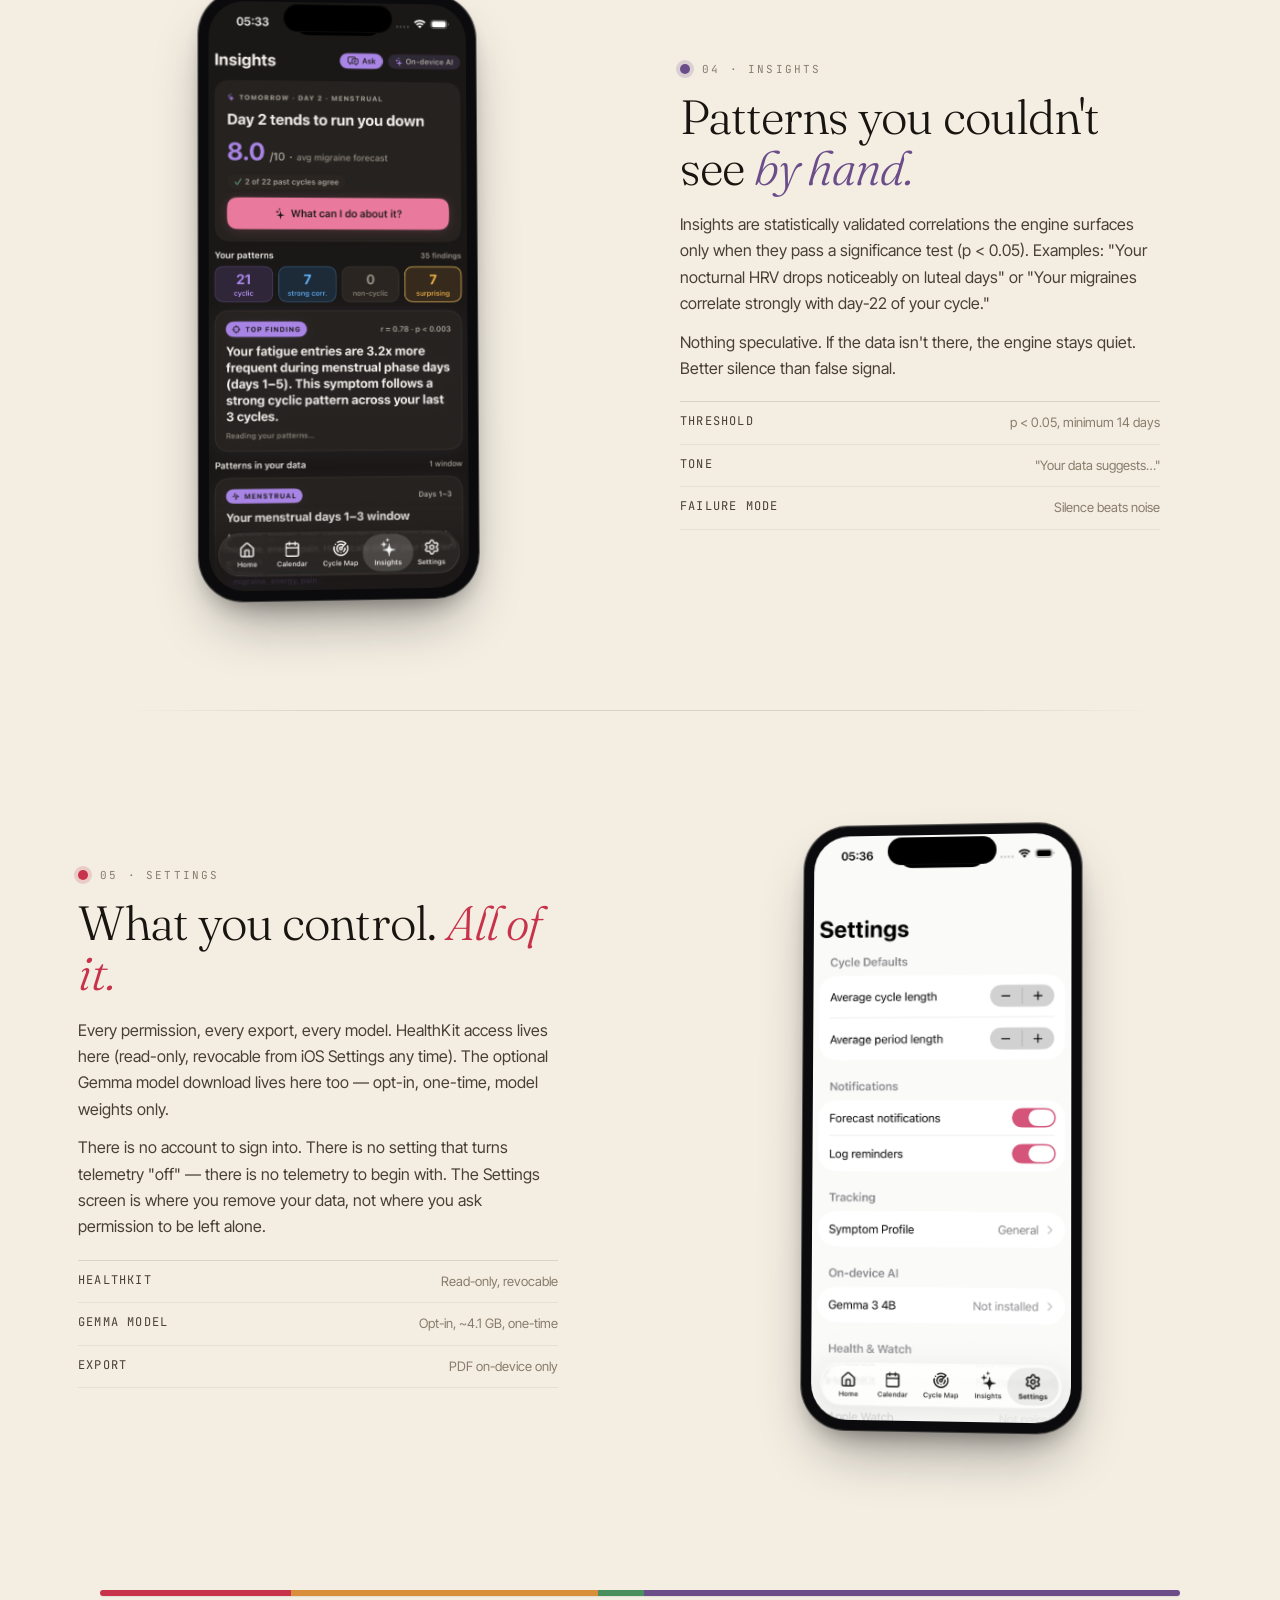
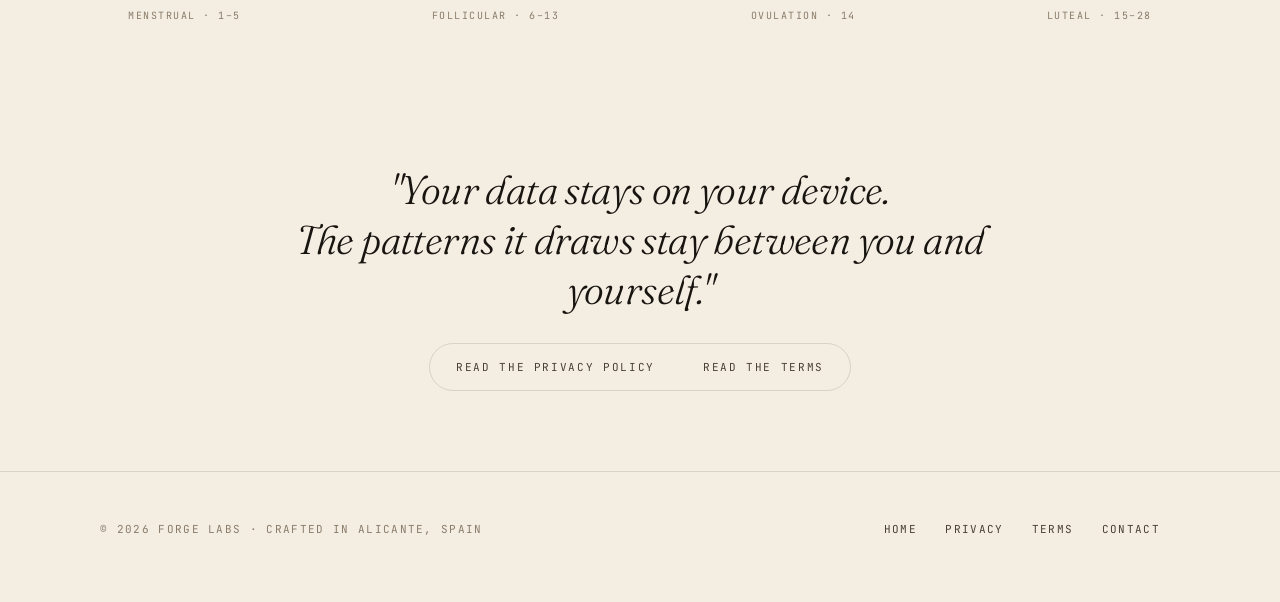
<file: app/index.html>
<!doctype html>
<html lang="en">
<head>
<meta charset="utf-8">
<meta name="viewport" content="width=device-width, initial-scale=1">
<title data-en="The App · CycleSync"
       data-es="La App · CycleSync">The App · CycleSync</title>
<meta name="description"
      data-i18n-attr="content"
      data-content-en="A visual tour of CycleSync — a private-by-default menstrual cycle wellness app for iPhone and Apple Watch. Home, Cycle Map, Forecast, Insights, Settings."
      data-content-es="Un recorrido visual por CycleSync — la app de bienestar de ciclo menstrual para iPhone y Apple Watch, privada por defecto. Inicio, Mapa del Ciclo, Pronóstico, Insights, Ajustes."
      content="A visual tour of CycleSync — a private-by-default menstrual cycle wellness app for iPhone and Apple Watch. Home, Cycle Map, Forecast, Insights, Settings.">
<link rel="icon" href="data:image/svg+xml,%3Csvg xmlns='http://www.w3.org/2000/svg' viewBox='0 0 100 100'%3E%3Ccircle cx='50' cy='50' r='42' fill='none' stroke='%23c8324b' stroke-width='14' stroke-dasharray='66 198'/%3E%3C/svg%3E">
<link rel="stylesheet" href="../assets/style.css?v=1777836911">
<style>
  .app-hero { max-width: 1080px; margin: 0 auto; padding: 96px 28px 48px; }
  .app-hero h1 {
    font-family: var(--font-display); font-weight: 300;
    font-size: clamp(44px, 6vw, 80px); line-height: 1.0;
    letter-spacing: -0.03em; margin: 28px 0 28px;
  }
  .app-hero h1 em { font-style: italic; color: var(--accent); }
  .app-hero-lede {
    font-size: 19px; line-height: 1.55; color: var(--ink-soft);
    max-width: 660px; font-weight: 300;
  }
  .screen-block {
    max-width: 1180px; margin: 0 auto; padding: 80px 28px;
    display: grid; grid-template-columns: 1fr 1fr;
    gap: 80px; align-items: center;
  }
  .screen-block.reverse .screen-text { order: 2; }
  .screen-block.reverse .screen-device { order: 1; }
  @media (max-width: 860px) {
    .screen-block, .screen-block.reverse {
      grid-template-columns: 1fr; gap: 40px; padding: 48px 28px;
    }
    .screen-block.reverse .screen-text,
    .screen-block.reverse .screen-device { order: unset; }
  }
  .screen-text { max-width: 480px; }
  .screen-num {
    font-family: var(--font-mono); font-size: 11px; text-transform: uppercase;
    letter-spacing: 0.2em; color: var(--ink-faint); margin-bottom: 14px;
    display: flex; align-items: center; gap: 12px;
  }
  .screen-num::before {
    content: ''; width: 10px; height: 10px; border-radius: 50%;
    background: var(--phase, var(--accent));
    box-shadow: 0 0 0 4px color-mix(in srgb, var(--phase, var(--accent)) 18%, transparent);
  }
  .screen-text h2 {
    font-family: var(--font-display); font-weight: 300;
    font-size: clamp(32px, 4vw, 48px); line-height: 1.05;
    letter-spacing: -0.02em; margin-bottom: 18px; color: var(--ink);
  }
  .screen-text h2 em { font-style: italic; color: var(--phase, var(--accent)); }
  .screen-text p {
    color: var(--ink-soft); font-size: 16px; line-height: 1.65; margin-bottom: 12px;
  }
  .screen-text .feature-list {
    list-style: none; margin-top: 20px; padding: 0; border-top: 1px solid var(--rule);
  }
  .screen-text .feature-list li {
    padding: 10px 0; border-bottom: 1px solid var(--rule-soft);
    font-family: var(--font-mono); font-size: 12px;
    text-transform: uppercase; letter-spacing: 0.1em; color: var(--ink-soft);
    display: flex; justify-content: space-between; gap: 12px;
  }
  .screen-text .feature-list li span:last-child {
    color: var(--ink-faint); text-transform: none; letter-spacing: 0;
    font-family: var(--font-body); font-size: 13px; text-align: right;
  }

  .screen-device { display: flex; justify-content: center; perspective: 1800px; }
  .device-frame {
    --w: 280px; width: var(--w); aspect-ratio: 1179 / 2556;
    background: #0b0b0d; border-radius: 44px; padding: 10px;
    box-shadow:
      0 1px 0 rgba(255,255,255,0.08) inset,
      0 0 0 1px rgba(0,0,0,0.6),
      0 30px 60px -20px rgba(0,0,0,0.45),
      0 12px 24px -10px rgba(0,0,0,0.35);
    position: relative; transform: rotateY(-6deg) rotateX(2deg);
    transition: transform 0.6s cubic-bezier(.2,.8,.2,1);
  }
  .screen-block.reverse .device-frame { transform: rotateY(6deg) rotateX(2deg); }
  .device-frame:hover { transform: rotateY(0) rotateX(0) translateY(-4px); }
  .device-frame::before {
    content: ''; position: absolute; top: 12px; left: 50%;
    transform: translateX(-50%); width: 110px; height: 28px;
    background: #000; border-radius: 999px; z-index: 2;
    box-shadow: 0 0 0 1px rgba(255,255,255,0.04) inset;
  }
  .device-frame img {
    width: 100%; height: 100%; border-radius: 36px;
    display: block; object-fit: cover;
  }
  @media (max-width: 600px) { .device-frame { --w: 220px; } }

  .section-divider { max-width: 1080px; margin: 32px auto; padding: 0 28px; }
  .section-divider .rule {
    height: 1px;
    background: linear-gradient(to right, transparent, var(--rule) 20%, var(--rule) 80%, transparent);
  }

  .closing { max-width: 760px; margin: 80px auto 0; padding: 60px 28px 0; text-align: center; }
  .closing h2 {
    font-family: var(--font-display); font-weight: 300; font-style: italic;
    font-size: clamp(28px, 4vw, 40px); line-height: 1.25;
    letter-spacing: -0.015em; color: var(--ink); margin-bottom: 28px;
  }
  .closing .links {
    display: inline-flex; gap: 4px;
    border: 1px solid var(--rule); border-radius: 999px; padding: 4px;
  }
  .closing .links a {
    padding: 10px 22px; text-decoration: none; color: var(--ink-soft);
    font-family: var(--font-mono); font-size: 11px;
    text-transform: uppercase; letter-spacing: 0.15em;
    border-radius: 999px; transition: background 0.2s, color 0.2s;
  }
  .closing .links a:hover { background: var(--ink); color: var(--paper); }
</style>
</head>
<body>

<header class="topbar">
  <div class="topbar-inner">
    <a href="../" class="brand">
      <span class="brand-mark"></span>
      <span class="brand-name">CycleSync</span>
    </a>
    <button class="topnav-toggle" type="button" aria-label="Menu"><span class="bars"><span></span></span><span class="label-txt" data-en="Menu" data-es="Menú">Menu</span></button>
    <nav class="topnav">
      <a href="../" data-en="Home" data-es="Inicio">Home</a>
      <a href="../app/" class="active" data-en="The App" data-es="La App">The App</a>
      <a href="../science/" data-en="Science" data-es="Ciencia">Science</a>
      <a href="../privacy/" data-en="Privacy" data-es="Privacidad">Privacy</a>
      <a href="../terms/" data-en="Terms" data-es="Términos">Terms</a>
    </nav>
  </div>
</header>

<main>

  <section class="app-hero">
    <div class="hero-eyebrow"
         data-en="A visual tour · iPhone &amp; Apple Watch"
         data-es="Un recorrido visual · iPhone y Apple Watch">A visual tour · iPhone &amp; Apple Watch</div>
    <h1 data-en="Five screens. <em>One body.</em><br>A map that learns from you."
        data-es="Cinco pantallas. <em>Un cuerpo.</em><br>Un mapa que aprende de ti.">
      Five screens. <em>One body.</em><br>A map that learns from you.
    </h1>
    <p class="app-hero-lede"
       data-en="CycleSync is built around five primary surfaces. Each one is on-device, each one is built from your own data, and each one speaks in observed-pattern language — never in medical certainty. Below are the screens themselves, light and dark, in the colors of the cycle."
       data-es="CycleSync se organiza en cinco superficies principales. Todas funcionan en el dispositivo, todas se construyen con tus propios datos y todas hablan el idioma del patrón observado — nunca el de la certeza médica. A continuación, las pantallas mismas, en claro y oscuro, con los colores del ciclo.">
       CycleSync is built around five primary surfaces. Each one is on-device, each one is built from your own data, and each one speaks in observed-pattern language — never in medical certainty. Below are the screens themselves, light and dark, in the colors of the cycle.
    </p>
  </section>

  <div class="section-divider"><div class="rule"></div></div>

  <section class="screen-block" style="--phase: var(--menstrual);">
    <div class="screen-text">
      <div class="screen-num" data-en="01 · Home" data-es="01 · Inicio">01 · Home</div>
      <h2 data-en="Where you are <em>today</em>." data-es="Dónde estás <em>hoy</em>.">Where you are <em>today</em>.</h2>
      <p data-en="The Home screen tells you where you are in your cycle right now and what your data has learned about days like today. Cycle Vitality summarises the four signals that matter most — phase, energy capacity, expected difficulty, and biometric trend."
         data-es="La pantalla de Inicio te dice dónde estás ahora mismo en tu ciclo y qué ha aprendido tu historial sobre días como el de hoy. Cycle Vitality resume las cuatro señales que más importan — fase, capacidad energética, dificultad esperada y tendencia biométrica.">The Home screen tells you where you are in your cycle right now and what your data has learned about days like today. Cycle Vitality summarises the four signals that matter most — phase, energy capacity, expected difficulty, and biometric trend.</p>
      <p data-en="Everything below the fold is contextual: what historically happens on this cycle day for <em>you</em>, not for a population average."
         data-es="Todo lo que viene debajo es contexto: qué suele pasar en este día del ciclo para <em>ti</em>, no para un promedio de población.">Everything below the fold is contextual: what historically happens on this cycle day for <em>you</em>, not for a population average.</p>
      <ul class="feature-list">
        <li><span data-en="Phase" data-es="Fase">Phase</span><span data-en="Live, computed from cycle history" data-es="En vivo, calculada desde tu historial">Live, computed from cycle history</span></li>
        <li><span data-en="Vitality" data-es="Vitalidad">Vitality</span><span data-en="4-axis snapshot of today" data-es="Resumen de 4 ejes del día">4-axis snapshot of today</span></li>
        <li><span data-en="Quick log" data-es="Registro rápido">Quick log</span><span data-en="Symptoms, energy, mood" data-es="Síntomas, energía, ánimo">Symptoms, energy, mood</span></li>
      </ul>
    </div>
    <div class="screen-device">
      <div class="device-frame"><img src="../assets/screens/home-light.png"
                                     data-i18n-attr="alt"
                                     data-alt-en="CycleSync Home screen, light mode"
                                     data-alt-es="Pantalla Inicio de CycleSync, modo claro"
                                     alt="CycleSync Home screen, light mode" loading="lazy"></div>
    </div>
  </section>

  <div class="section-divider"><div class="rule"></div></div>

  <section class="screen-block reverse" style="--phase: var(--follicular);">
    <div class="screen-text">
      <div class="screen-num" data-en="02 · Cycle Map" data-es="02 · Mapa del Ciclo">02 · Cycle Map</div>
      <h2 data-en="Your cycle, <em>not the average one.</em>"
          data-es="Tu ciclo, <em>no el promedio.</em>">Your cycle, <em>not the average one.</em></h2>
      <p data-en="The differentiating feature. A personalised visualisation of how each symptom you track distributes across your phases. Per-phase severity, peak cycle days, biometric overlays — built from your own logs."
         data-es="La función diferenciadora. Una visualización personalizada de cómo cada síntoma que registras se distribuye por tus fases. Severidad por fase, días pico del ciclo, capas biométricas — todo construido con tus propios registros.">The differentiating feature. A personalised visualisation of how each symptom you track distributes across your phases. Per-phase severity, peak cycle days, biometric overlays — built from your own logs.</p>
      <p data-en="After three cycles, the map gets sharp. After six, it's a tool that no generic period app can match, because no generic period app sees <em>your</em> body."
         data-es="A los tres ciclos el mapa se afina. A los seis, es una herramienta que ninguna app de regla genérica puede igualar — porque ninguna ve <em>tu</em> cuerpo.">After three cycles, the map gets sharp. After six, it's a tool that no generic period app can match, because no generic period app sees <em>your</em> body.</p>
      <ul class="feature-list">
        <li><span data-en="Engine" data-es="Motor">Engine</span><span data-en="Pearson r &middot; Chi-squared" data-es="Pearson r &middot; Chi-cuadrado">Pearson r &middot; Chi-squared</span></li>
        <li><span data-en="Cyclicity test" data-es="Test de ciclicidad">Cyclicity test</span><span data-en="Is this symptom hormonal?" data-es="¿Este síntoma es hormonal?">Is this symptom hormonal?</span></li>
        <li><span data-en="Min data" data-es="Datos mínimos">Min data</span><span data-en="14 days &middot; ideally 3 cycles" data-es="14 días &middot; idealmente 3 ciclos">14 days &middot; ideally 3 cycles</span></li>
      </ul>
    </div>
    <div class="screen-device">
      <div class="device-frame"><img src="../assets/screens/cyclemap-dark.png"
                                     data-i18n-attr="alt"
                                     data-alt-en="CycleSync Cycle Map, dark mode"
                                     data-alt-es="Mapa del Ciclo de CycleSync, modo oscuro"
                                     alt="CycleSync Cycle Map, dark mode" loading="lazy"></div>
    </div>
  </section>

  <div class="section-divider"><div class="rule"></div></div>

  <section class="screen-block" style="--phase: var(--ovulation);">
    <div class="screen-text">
      <div class="screen-num" data-en="03 · Forecast" data-es="03 · Pronóstico">03 · Forecast</div>
      <h2 data-en="What today <em>has historically been</em>."
          data-es="Qué <em>ha sido históricamente</em> el día de hoy.">What today <em>has historically been</em>.</h2>
      <p data-en="Replaces the old &quot;risk score&quot; idea. The Forecast tells you — in plain language — what cycle day you're on, what your historical pattern looks like for that day, and what symptoms are most likely to appear if any."
         data-es="Sustituye la vieja idea de «puntuación de riesgo». El Pronóstico te dice, en lenguaje claro, en qué día del ciclo estás, cómo se ve tu patrón histórico ese día y qué síntomas tienen más probabilidad de aparecer, si los hay.">Replaces the old "risk score" idea. The Forecast tells you — in plain language — what cycle day you're on, what your historical pattern looks like for that day, and what symptoms are most likely to appear if any.</p>
      <p data-en="Phrasing is always observed-pattern. Never &quot;you will have a migraine.&quot; Always &quot;Day 23 has historically been one of your harder days.&quot;"
         data-es="La forma de hablar siempre es de patrón observado. Nunca «vas a tener migraña». Siempre «el día 23 ha sido históricamente uno de tus días difíciles».">Phrasing is always observed-pattern. Never "you will have a migraine." Always "Day 23 has historically been one of your harder days."</p>
      <ul class="feature-list">
        <li><span data-en="Difficulty" data-es="Dificultad">Difficulty</span><span data-en="low &middot; elevated &middot; high" data-es="baja &middot; elevada &middot; alta">low &middot; elevated &middot; high</span></li>
        <li><span data-en="Top symptoms" data-es="Síntomas más probables">Top symptoms</span><span data-en="Ranked by historical likelihood" data-es="Ordenados por probabilidad histórica">Ranked by historical likelihood</span></li>
        <li><span data-en="Voice" data-es="Tono">Voice</span><span data-en="Reflective, not predictive" data-es="Reflexivo, no predictivo">Reflective, not predictive</span></li>
      </ul>
    </div>
    <div class="screen-device">
      <div class="device-frame"><img src="../assets/screens/forecast-light.png"
                                     data-i18n-attr="alt"
                                     data-alt-en="CycleSync Forecast, light mode"
                                     data-alt-es="Pronóstico de CycleSync, modo claro"
                                     alt="CycleSync Forecast, light mode" loading="lazy"></div>
    </div>
  </section>

  <div class="section-divider"><div class="rule"></div></div>

  <section class="screen-block reverse" style="--phase: var(--luteal);">
    <div class="screen-text">
      <div class="screen-num" data-en="04 · Insights" data-es="04 · Insights">04 · Insights</div>
      <h2 data-en="Patterns you couldn't see <em>by hand.</em>"
          data-es="Patrones que <em>no podrías ver a ojo.</em>">Patterns you couldn't see <em>by hand.</em></h2>
      <p data-en="Insights are statistically validated correlations the engine surfaces only when they pass a significance test (p &lt; 0.05). Examples: &quot;Your nocturnal HRV drops noticeably on luteal days&quot; or &quot;Your migraines correlate strongly with day-22 of your cycle.&quot;"
         data-es="Los insights son correlaciones estadísticamente validadas que el motor solo muestra cuando superan un test de significación (p &lt; 0,05). Ejemplos: «Tu HRV nocturna baja claramente en días lúteos» o «Tus migrañas correlacionan con fuerza con el día 22 de tu ciclo».">Insights are statistically validated correlations the engine surfaces only when they pass a significance test (p &lt; 0.05). Examples: "Your nocturnal HRV drops noticeably on luteal days" or "Your migraines correlate strongly with day-22 of your cycle."</p>
      <p data-en="Nothing speculative. If the data isn't there, the engine stays quiet. Better silence than false signal."
         data-es="Nada especulativo. Si los datos no están, el motor calla. Mejor silencio que señal falsa.">Nothing speculative. If the data isn't there, the engine stays quiet. Better silence than false signal.</p>
      <ul class="feature-list">
        <li><span data-en="Threshold" data-es="Umbral">Threshold</span><span data-en="p &lt; 0.05, minimum 14 days" data-es="p &lt; 0,05, mínimo 14 días">p &lt; 0.05, minimum 14 days</span></li>
        <li><span data-en="Tone" data-es="Tono">Tone</span><span data-en="&quot;Your data suggests…&quot;" data-es="«Tus datos sugieren…»">"Your data suggests…"</span></li>
        <li><span data-en="Failure mode" data-es="Modo de fallo">Failure mode</span><span data-en="Silence beats noise" data-es="Mejor silencio que ruido">Silence beats noise</span></li>
      </ul>
    </div>
    <div class="screen-device">
      <div class="device-frame"><img src="../assets/screens/insights-dark.png"
                                     data-i18n-attr="alt"
                                     data-alt-en="CycleSync Insights, dark mode"
                                     data-alt-es="Insights de CycleSync, modo oscuro"
                                     alt="CycleSync Insights, dark mode" loading="lazy"></div>
    </div>
  </section>

  <div class="section-divider"><div class="rule"></div></div>

  <section class="screen-block" style="--phase: var(--menstrual);">
    <div class="screen-text">
      <div class="screen-num" data-en="05 · Settings" data-es="05 · Ajustes">05 · Settings</div>
      <h2 data-en="What you control. <em>All of it.</em>"
          data-es="Lo que tú controlas. <em>Todo.</em>">What you control. <em>All of it.</em></h2>
      <p data-en="Every permission, every export, every model. HealthKit access lives here (read-only, revocable from iOS Settings any time). The optional Gemma model download lives here too — opt-in, one-time, model weights only."
         data-es="Todos los permisos, todas las exportaciones, todos los modelos. El acceso a HealthKit vive aquí (solo lectura, revocable desde Ajustes de iOS en cualquier momento). La descarga opcional del modelo Gemma también vive aquí — opcional, una sola vez, solo pesos del modelo.">Every permission, every export, every model. HealthKit access lives here (read-only, revocable from iOS Settings any time). The optional Gemma model download lives here too — opt-in, one-time, model weights only.</p>
      <p data-en="There is no account to sign into. There is no setting that turns telemetry &quot;off&quot; — there is no telemetry to begin with. The Settings screen is where you remove your data, not where you ask permission to be left alone."
         data-es="No hay cuenta a la que acceder. No hay un ajuste que «desactive» la telemetría — no hay telemetría que desactivar. La pantalla de Ajustes es donde borras tus datos, no donde pides permiso para que te dejen en paz.">There is no account to sign into. There is no setting that turns telemetry "off" — there is no telemetry to begin with. The Settings screen is where you remove your data, not where you ask permission to be left alone.</p>
      <ul class="feature-list">
        <li><span data-en="HealthKit" data-es="HealthKit">HealthKit</span><span data-en="Read-only, revocable" data-es="Solo lectura, revocable">Read-only, revocable</span></li>
        <li><span data-en="Gemma model" data-es="Modelo Gemma">Gemma model</span><span data-en="Opt-in, ~4.1 GB, one-time" data-es="Opcional, ~4,1 GB, una sola vez">Opt-in, ~4.1 GB, one-time</span></li>
        <li><span data-en="Export" data-es="Exportar">Export</span><span data-en="PDF on-device only" data-es="PDF, solo en el dispositivo">PDF on-device only</span></li>
      </ul>
    </div>
    <div class="screen-device">
      <div class="device-frame"><img src="../assets/screens/settings-light.png"
                                     data-i18n-attr="alt"
                                     data-alt-en="CycleSync Settings, light mode"
                                     data-alt-es="Ajustes de CycleSync, modo claro"
                                     alt="CycleSync Settings, light mode" loading="lazy"></div>
    </div>
  </section>

  <div class="phase-strip" style="max-width: 1080px; margin: 80px auto 0;">
    <span title="Menstrual"></span>
    <span title="Follicular"></span>
    <span title="Ovulation"></span>
    <span title="Luteal"></span>
  </div>
  <div class="phase-legend" style="max-width: 1080px; margin: 12px auto 0; padding: 0 28px;">
    <span data-en="Menstrual · 1–5" data-es="Menstrual · 1–5">Menstrual · 1–5</span>
    <span data-en="Follicular · 6–13" data-es="Folicular · 6–13">Follicular · 6–13</span>
    <span data-en="Ovulation · 14" data-es="Ovulación · 14">Ovulation · 14</span>
    <span data-en="Luteal · 15–28" data-es="Lútea · 15–28">Luteal · 15–28</span>
  </div>

  <section class="closing">
    <h2 data-en="&quot;Your data stays on your device. <br>The patterns it draws stay between you and yourself.&quot;"
        data-es="«Tus datos se quedan en tu dispositivo. <br>Los patrones que dibujan se quedan entre tú y tú misma.»">
      "Your data stays on your device. <br>The patterns it draws stay between you and yourself."
    </h2>
    <div class="links">
      <a href="../privacy/" data-en="Read the Privacy Policy" data-es="Leer la Política de Privacidad">Read the Privacy Policy</a>
      <a href="../terms/" data-en="Read the Terms" data-es="Leer los Términos">Read the Terms</a>
    </div>
  </section>

</main>

<footer class="site-footer">
  <div class="footer-inner">
    <div data-en="© 2026 Forge Labs · Crafted in Alicante, Spain"
         data-es="© 2026 Forge Labs · Hecho en Alicante, España">© 2026 Forge Labs · Crafted in Alicante, Spain</div>
    <div>
      <a href="../" data-en="Home" data-es="Inicio">Home</a>
      <a href="../privacy/" data-en="Privacy" data-es="Privacidad">Privacy</a>
      <a href="../terms/" data-en="Terms" data-es="Términos">Terms</a>
      <a href="mailto:rrojo.va@gmail.com" data-en="Contact" data-es="Contacto">Contact</a>
    </div>
  </div>
</footer>

<script src="../assets/i18n.js?v=1777836911"></script>

</body>
</html>
</file>
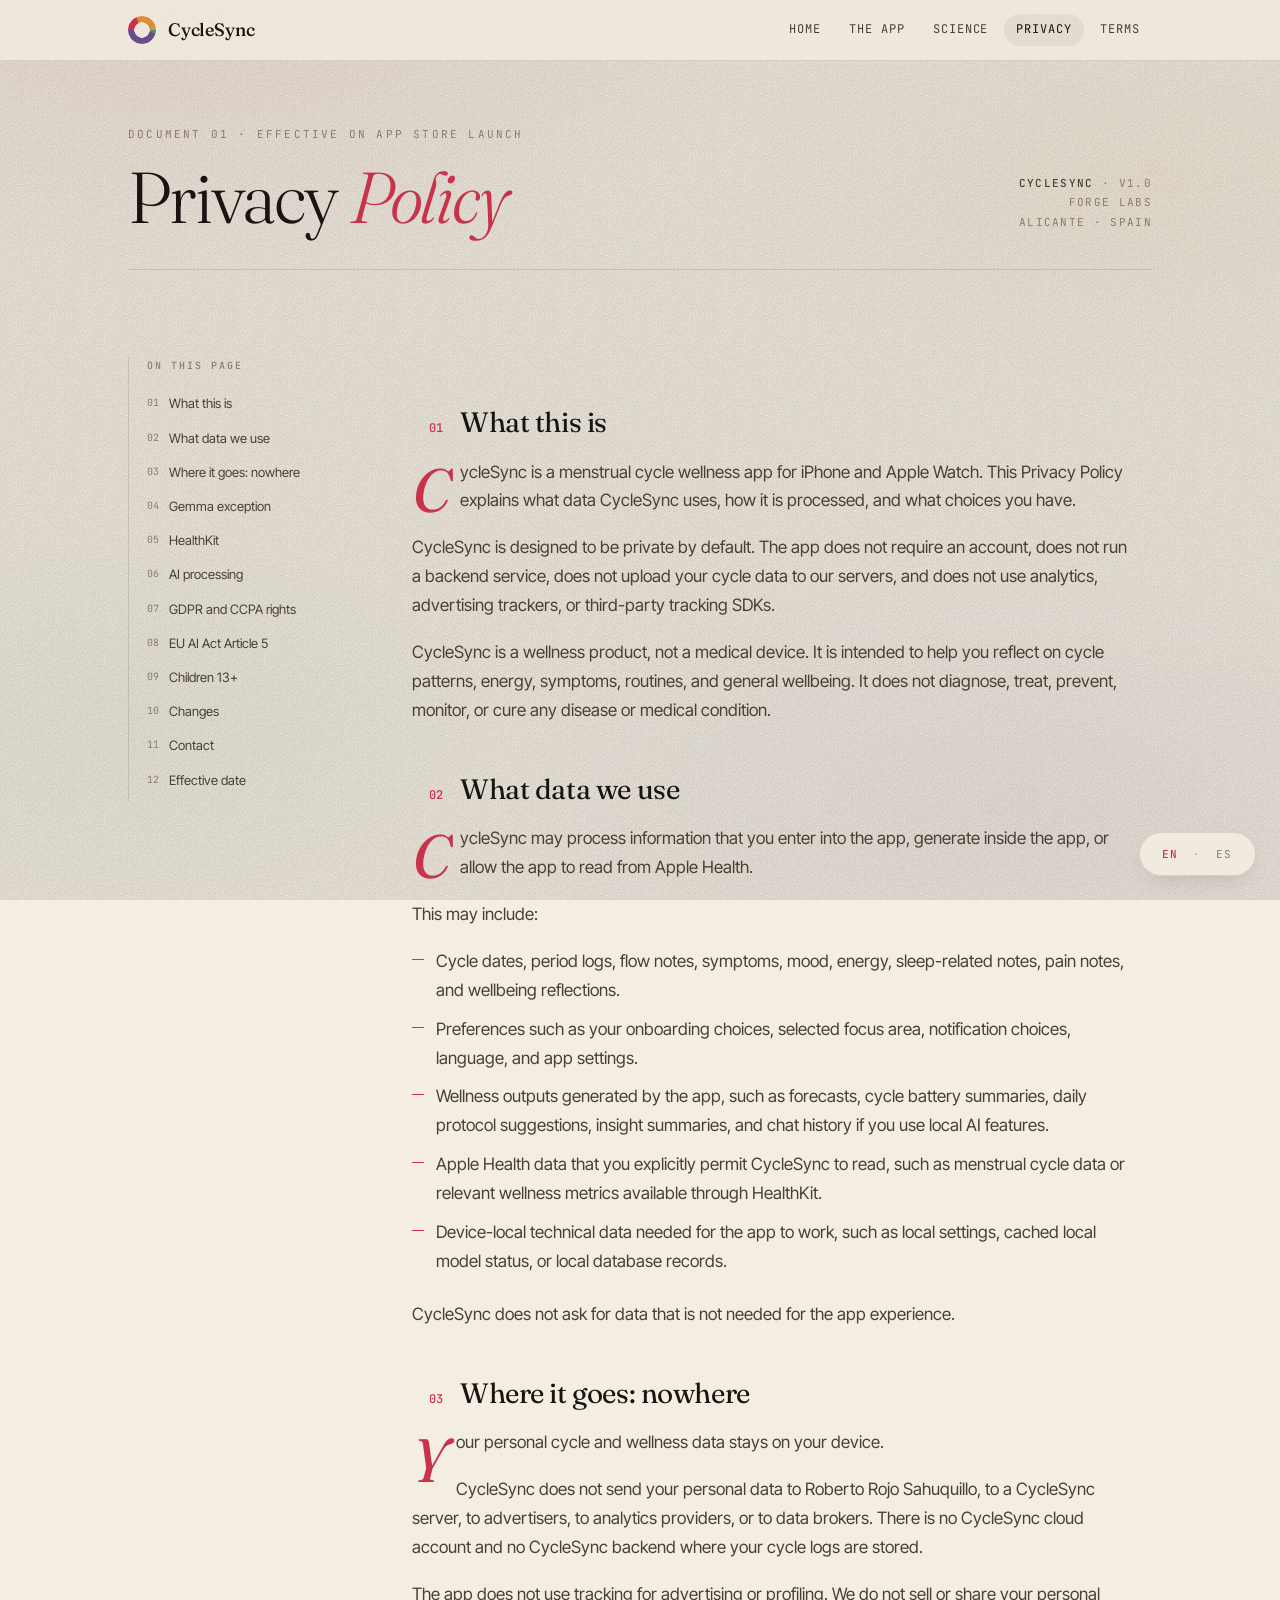
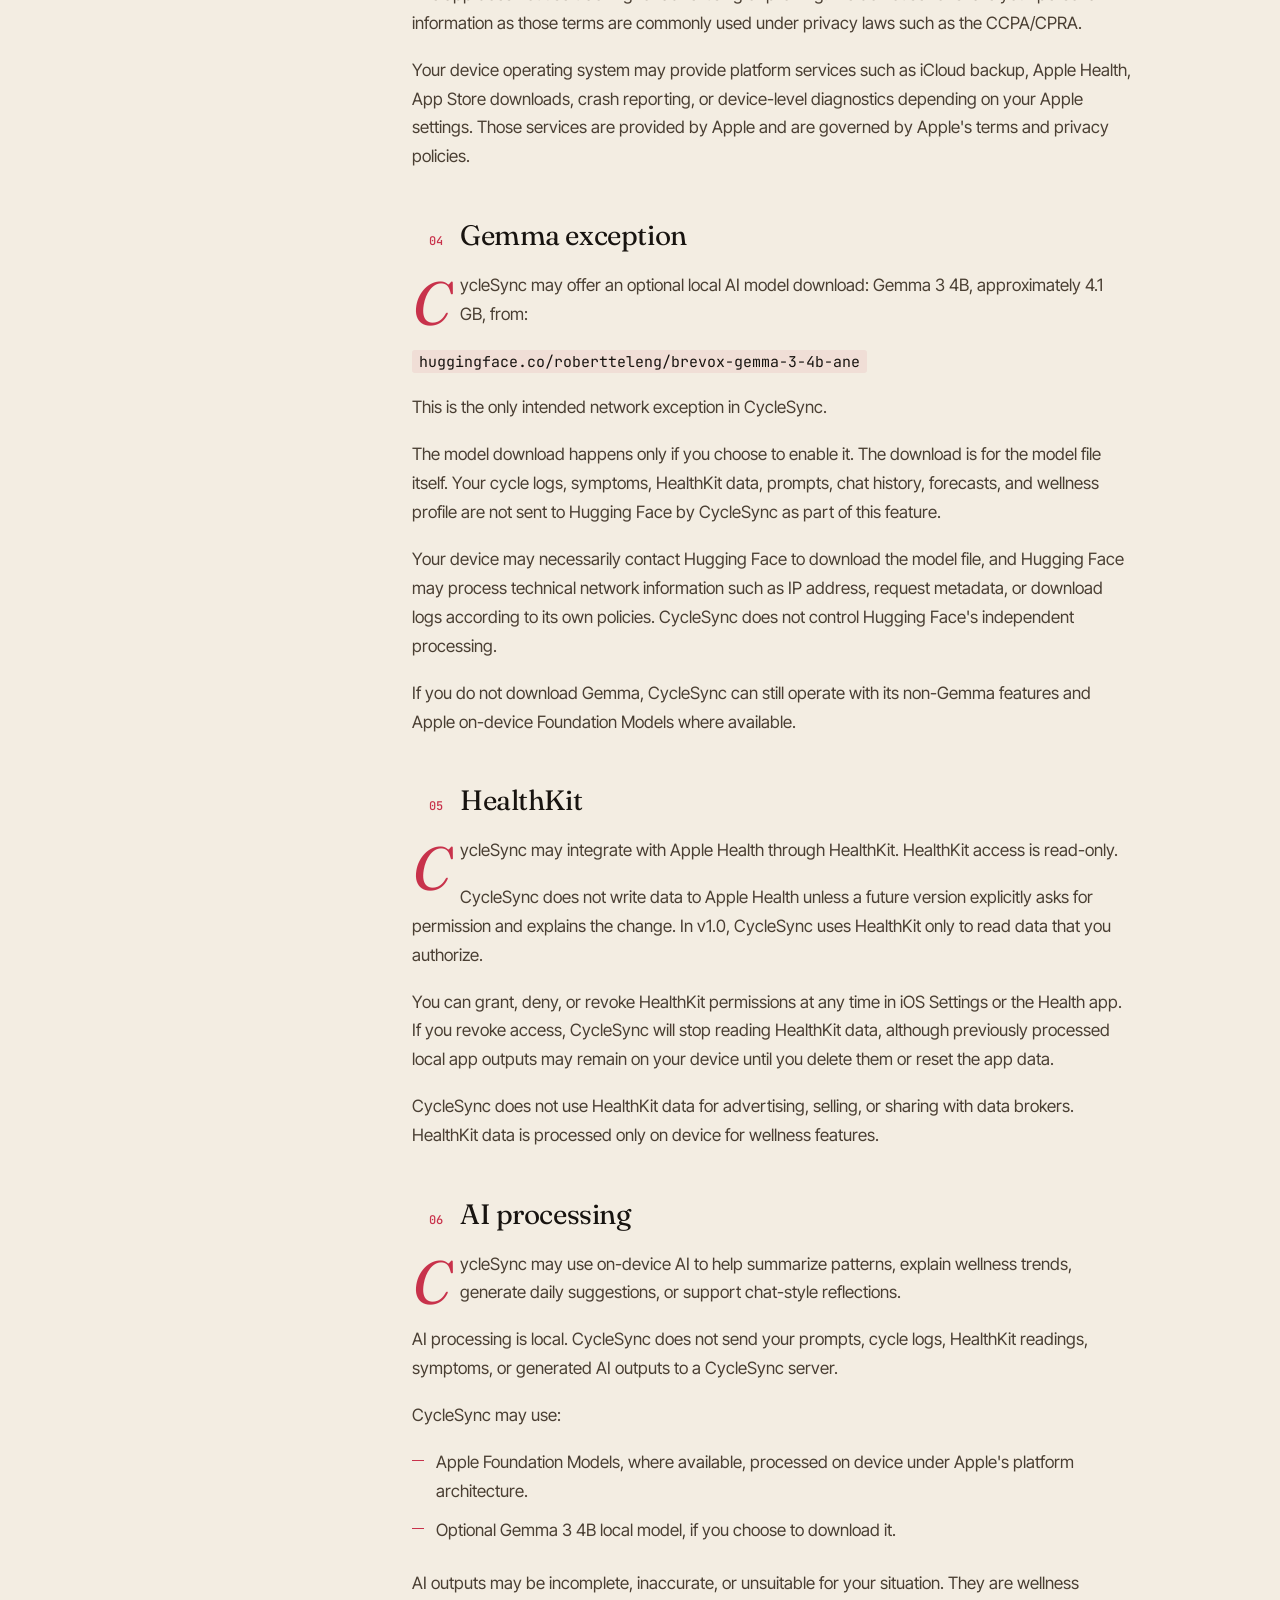
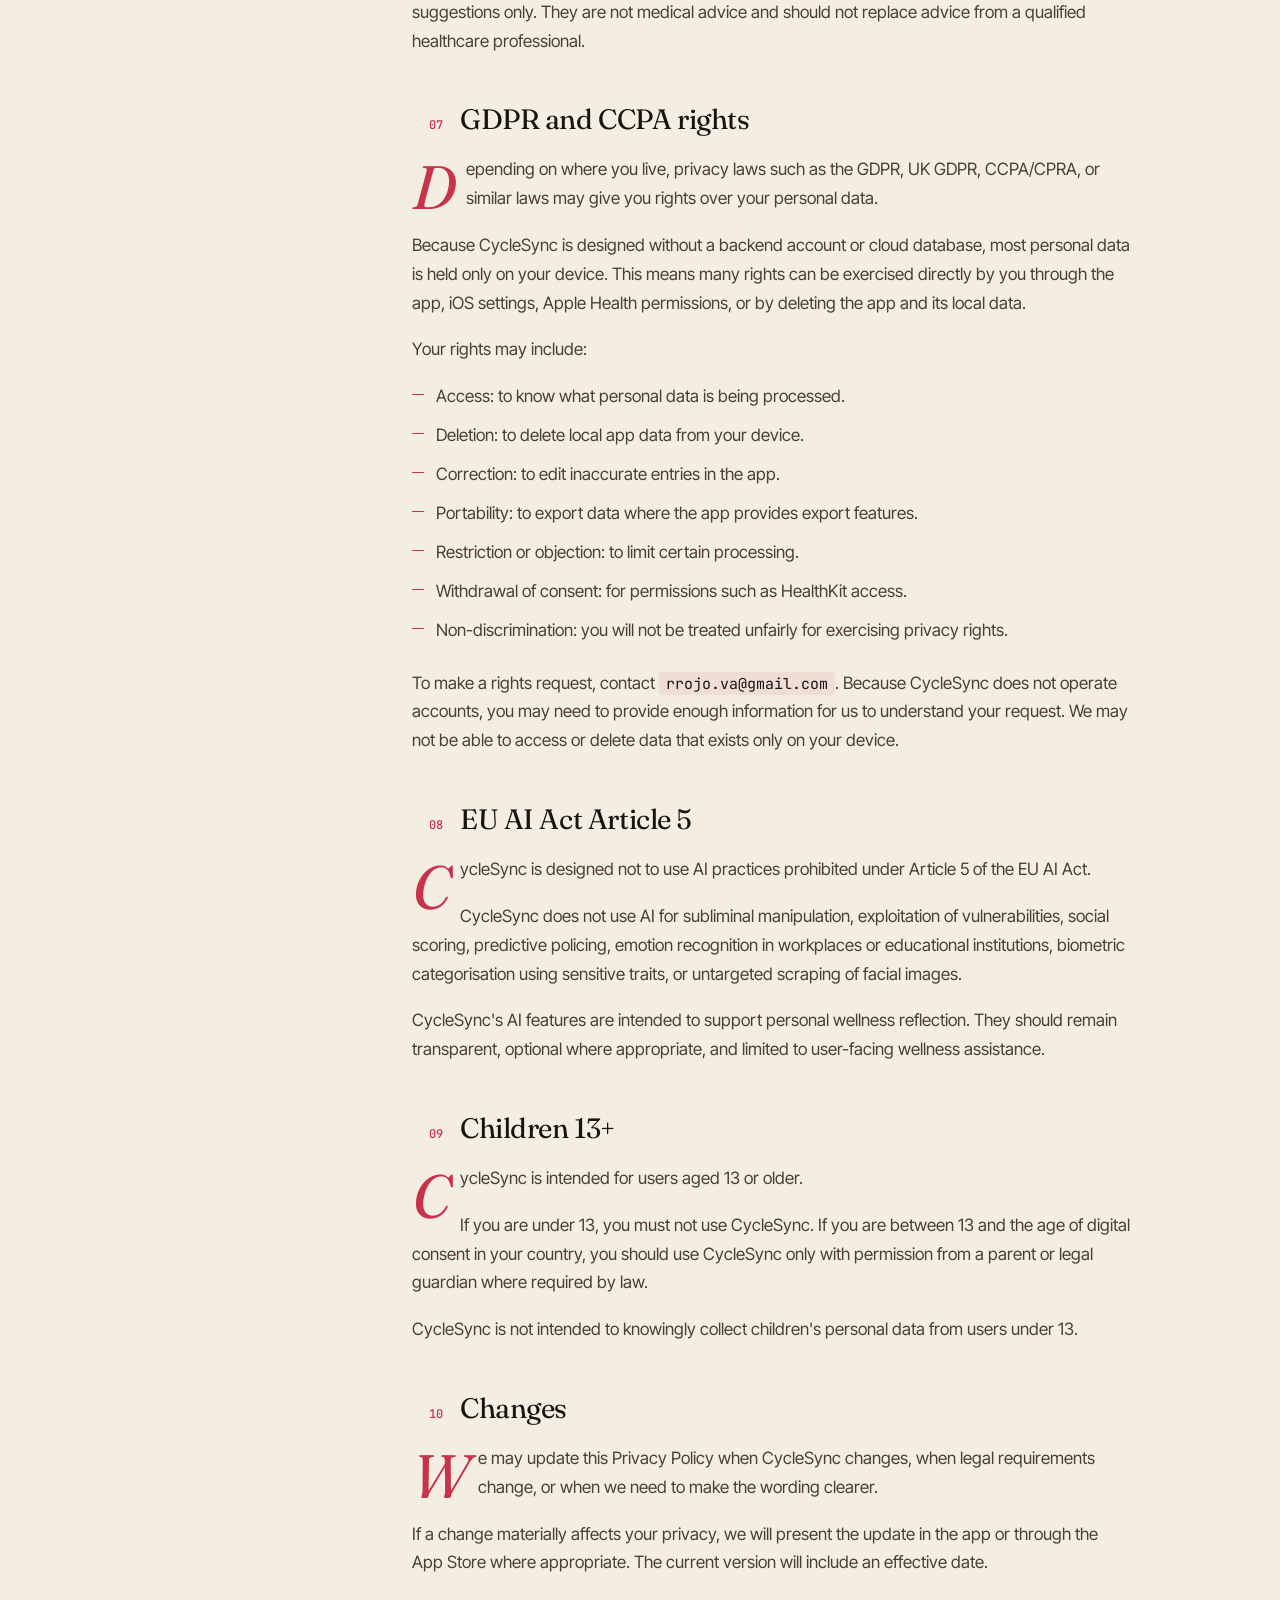
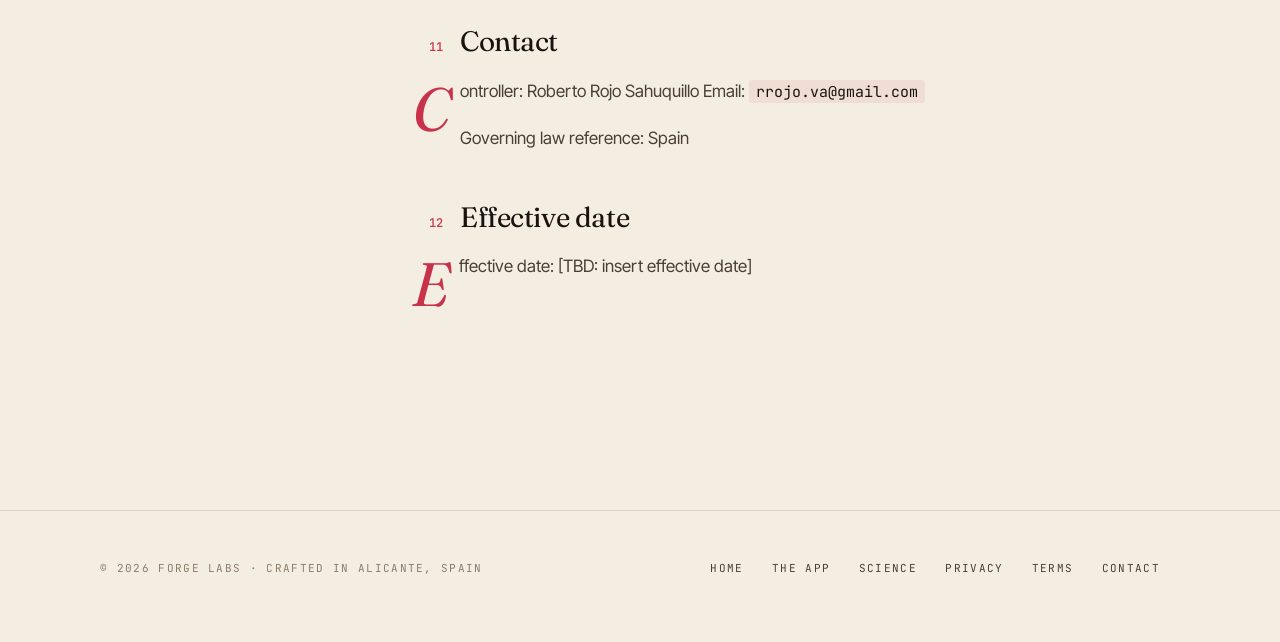
<file: privacy/index.html>
<!doctype html>
<html lang="en">
<head>
<meta charset="utf-8">
<meta name="viewport" content="width=device-width, initial-scale=1">
<title data-en="Privacy Policy · CycleSync" data-es="Política de Privacidad · CycleSync">Privacy Policy · CycleSync</title>
<meta name="description"
      data-i18n-attr="content"
      data-content-en="CycleSync Privacy Policy. 100% on-device wellness app. No backend, no accounts, no analytics, no tracking."
      data-content-es="Política de Privacidad de CycleSync. App de bienestar 100% en el dispositivo. Sin backend, sin cuentas, sin analítica, sin tracking."
      content="CycleSync Privacy Policy. 100% on-device wellness app. No backend, no accounts, no analytics, no tracking.">
<link rel="icon" href="data:image/svg+xml,%3Csvg xmlns='http://www.w3.org/2000/svg' viewBox='0 0 100 100'%3E%3Ccircle cx='50' cy='50' r='42' fill='none' stroke='%23c8324b' stroke-width='14' stroke-dasharray='66 198'/%3E%3C/svg%3E">
<link rel="stylesheet" href="../assets/style.css?v=1777836911">
<style>
  /* Hide whichever language is not active. The global toggle sets <html lang>. */
  html[lang="en"] [data-lang-section="es"] { display: none; }
  html[lang="es"] [data-lang-section="en"] { display: none; }
</style>
</head>
<body>

<header class="topbar">
  <div class="topbar-inner">
    <a href="../" class="brand">
      <span class="brand-mark"></span>
      <span class="brand-name">CycleSync</span>
    </a>
    <button class="topnav-toggle" type="button" aria-label="Menu"><span class="bars"><span></span></span><span class="label-txt" data-en="Menu" data-es="Menú">Menu</span></button>
    <nav class="topnav">
      <a href="../" data-en="Home" data-es="Inicio">Home</a>
      <a href="../app/" data-en="The App" data-es="La App">The App</a>
      <a href="../science/" data-en="Science" data-es="Ciencia">Science</a>
      <a href="../privacy/" class="active" data-en="Privacy" data-es="Privacidad">Privacy</a>
      <a href="../terms/"  data-en="Terms" data-es="Términos">Terms</a>
    </nav>
  </div>
</header>

<main class="doc-shell">
  <div class="doc-header">
    <div class="doc-header-left">
      <div class="doc-kicker" data-en="Document 01 · Effective on App Store launch" data-es="Documento 01 · Vigente desde el lanzamiento en App Store">Document 01 · Effective on App Store launch</div>
      <h1 class="doc-h1" data-en="Privacy <em>Policy</em>" data-es="Pol&iacute;tica de <em>Privacidad</em>">Privacy <em>Policy</em></h1>
    </div>
    <div class="doc-meta">
      <strong>CycleSync</strong> · v1.0<br>
      Forge Labs<br>
      <span data-en="Alicante · Spain" data-es="Alicante · España">Alicante · Spain</span>
    </div>
  </div>

  <aside class="doc-toc" aria-label="Table of contents">
    <div data-lang-section="en">
      <h4>On this page</h4>
      <ol>
<li><a href="#en-1">What this is</a></li>
<li><a href="#en-2">What data we use</a></li>
<li><a href="#en-3">Where it goes: nowhere</a></li>
<li><a href="#en-4">Gemma exception</a></li>
<li><a href="#en-5">HealthKit</a></li>
<li><a href="#en-6">AI processing</a></li>
<li><a href="#en-7">GDPR and CCPA rights</a></li>
<li><a href="#en-8">EU AI Act Article 5</a></li>
<li><a href="#en-9">Children 13+</a></li>
<li><a href="#en-10">Changes</a></li>
<li><a href="#en-11">Contact</a></li>
<li><a href="#en-12">Effective date</a></li>
</ol>
    </div>
    <div data-lang-section="es">
      <h4>En esta página</h4>
      <ol>
<li><a href="#es-1">Qué es esto</a></li>
<li><a href="#es-2">Qué datos usamos</a></li>
<li><a href="#es-3">Dónde van: a ninguna parte</a></li>
<li><a href="#es-4">Excepción Gemma</a></li>
<li><a href="#es-5">HealthKit</a></li>
<li><a href="#es-6">Tratamiento con IA</a></li>
<li><a href="#es-7">Derechos GDPR y CCPA</a></li>
<li><a href="#es-8">Artículo 5 del Reglamento de IA de la UE</a></li>
<li><a href="#es-9">Menores de 13 años</a></li>
<li><a href="#es-10">Cambios</a></li>
<li><a href="#es-11">Contacto</a></li>
<li><a href="#es-12">Fecha de entrada en vigor</a></li>
</ol>
    </div>
  </aside>

  <article class="doc-body">
    <section data-lang-section="en">
      <h3 id="en-1"><span class="num">01</span><span>What this is</span></h3>
<p>CycleSync is a menstrual cycle wellness app for iPhone and Apple Watch. This Privacy Policy explains what data CycleSync uses, how it is processed, and what choices you have.</p>
<p>CycleSync is designed to be private by default. The app does not require an account, does not run a backend service, does not upload your cycle data to our servers, and does not use analytics, advertising trackers, or third-party tracking SDKs.</p>
<p>CycleSync is a wellness product, not a medical device. It is intended to help you reflect on cycle patterns, energy, symptoms, routines, and general wellbeing. It does not diagnose, treat, prevent, monitor, or cure any disease or medical condition.</p>
<h3 id="en-2"><span class="num">02</span><span>What data we use</span></h3>
<p>CycleSync may process information that you enter into the app, generate inside the app, or allow the app to read from Apple Health.</p>
<p>This may include:</p>
<ul>
  <li>Cycle dates, period logs, flow notes, symptoms, mood, energy, sleep-related notes, pain notes, and wellbeing reflections.</li>
  <li>Preferences such as your onboarding choices, selected focus area, notification choices, language, and app settings.</li>
  <li>Wellness outputs generated by the app, such as forecasts, cycle battery summaries, daily protocol suggestions, insight summaries, and chat history if you use local AI features.</li>
  <li>Apple Health data that you explicitly permit CycleSync to read, such as menstrual cycle data or relevant wellness metrics available through HealthKit.</li>
  <li>Device-local technical data needed for the app to work, such as local settings, cached local model status, or local database records.</li>
</ul>
<p>CycleSync does not ask for data that is not needed for the app experience.</p>
<h3 id="en-3"><span class="num">03</span><span>Where it goes: nowhere</span></h3>
<p>Your personal cycle and wellness data stays on your device.</p>
<p>CycleSync does not send your personal data to Roberto Rojo Sahuquillo, to a CycleSync server, to advertisers, to analytics providers, or to data brokers. There is no CycleSync cloud account and no CycleSync backend where your cycle logs are stored.</p>
<p>The app does not use tracking for advertising or profiling. We do not sell or share your personal information as those terms are commonly used under privacy laws such as the CCPA/CPRA.</p>
<p>Your device operating system may provide platform services such as iCloud backup, Apple Health, App Store downloads, crash reporting, or device-level diagnostics depending on your Apple settings. Those services are provided by Apple and are governed by Apple&#x27;s terms and privacy policies.</p>
<h3 id="en-4"><span class="num">04</span><span>Gemma exception</span></h3>
<p>CycleSync may offer an optional local AI model download: Gemma 3 4B, approximately 4.1 GB, from:</p>
<p><code>huggingface.co/robertteleng/brevox-gemma-3-4b-ane</code></p>
<p>This is the only intended network exception in CycleSync.</p>
<p>The model download happens only if you choose to enable it. The download is for the model file itself. Your cycle logs, symptoms, HealthKit data, prompts, chat history, forecasts, and wellness profile are not sent to Hugging Face by CycleSync as part of this feature.</p>
<p>Your device may necessarily contact Hugging Face to download the model file, and Hugging Face may process technical network information such as IP address, request metadata, or download logs according to its own policies. CycleSync does not control Hugging Face&#x27;s independent processing.</p>
<p>If you do not download Gemma, CycleSync can still operate with its non-Gemma features and Apple on-device Foundation Models where available.</p>
<h3 id="en-5"><span class="num">05</span><span>HealthKit</span></h3>
<p>CycleSync may integrate with Apple Health through HealthKit. HealthKit access is read-only.</p>
<p>CycleSync does not write data to Apple Health unless a future version explicitly asks for permission and explains the change. In v1.0, CycleSync uses HealthKit only to read data that you authorize.</p>
<p>You can grant, deny, or revoke HealthKit permissions at any time in iOS Settings or the Health app. If you revoke access, CycleSync will stop reading HealthKit data, although previously processed local app outputs may remain on your device until you delete them or reset the app data.</p>
<p>CycleSync does not use HealthKit data for advertising, selling, or sharing with data brokers. HealthKit data is processed only on device for wellness features.</p>
<h3 id="en-6"><span class="num">06</span><span>AI processing</span></h3>
<p>CycleSync may use on-device AI to help summarize patterns, explain wellness trends, generate daily suggestions, or support chat-style reflections.</p>
<p>AI processing is local. CycleSync does not send your prompts, cycle logs, HealthKit readings, symptoms, or generated AI outputs to a CycleSync server.</p>
<p>CycleSync may use:</p>
<ul>
  <li>Apple Foundation Models, where available, processed on device under Apple&#x27;s platform architecture.</li>
  <li>Optional Gemma 3 4B local model, if you choose to download it.</li>
</ul>
<p>AI outputs may be incomplete, inaccurate, or unsuitable for your situation. They are wellness suggestions only. They are not medical advice and should not replace advice from a qualified healthcare professional.</p>
<h3 id="en-7"><span class="num">07</span><span>GDPR and CCPA rights</span></h3>
<p>Depending on where you live, privacy laws such as the GDPR, UK GDPR, CCPA/CPRA, or similar laws may give you rights over your personal data.</p>
<p>Because CycleSync is designed without a backend account or cloud database, most personal data is held only on your device. This means many rights can be exercised directly by you through the app, iOS settings, Apple Health permissions, or by deleting the app and its local data.</p>
<p>Your rights may include:</p>
<ul>
  <li>Access: to know what personal data is being processed.</li>
  <li>Deletion: to delete local app data from your device.</li>
  <li>Correction: to edit inaccurate entries in the app.</li>
  <li>Portability: to export data where the app provides export features.</li>
  <li>Restriction or objection: to limit certain processing.</li>
  <li>Withdrawal of consent: for permissions such as HealthKit access.</li>
  <li>Non-discrimination: you will not be treated unfairly for exercising privacy rights.</li>
</ul>
<p>To make a rights request, contact <code>rrojo.va@gmail.com</code>. Because CycleSync does not operate accounts, you may need to provide enough information for us to understand your request. We may not be able to access or delete data that exists only on your device.</p>
<h3 id="en-8"><span class="num">08</span><span>EU AI Act Article 5</span></h3>
<p>CycleSync is designed not to use AI practices prohibited under Article 5 of the EU AI Act.</p>
<p>CycleSync does not use AI for subliminal manipulation, exploitation of vulnerabilities, social scoring, predictive policing, emotion recognition in workplaces or educational institutions, biometric categorisation using sensitive traits, or untargeted scraping of facial images.</p>
<p>CycleSync&#x27;s AI features are intended to support personal wellness reflection. They should remain transparent, optional where appropriate, and limited to user-facing wellness assistance.</p>
<h3 id="en-9"><span class="num">09</span><span>Children 13+</span></h3>
<p>CycleSync is intended for users aged 13 or older.</p>
<p>If you are under 13, you must not use CycleSync. If you are between 13 and the age of digital consent in your country, you should use CycleSync only with permission from a parent or legal guardian where required by law.</p>
<p>CycleSync is not intended to knowingly collect children&#x27;s personal data from users under 13.</p>
<h3 id="en-10"><span class="num">10</span><span>Changes</span></h3>
<p>We may update this Privacy Policy when CycleSync changes, when legal requirements change, or when we need to make the wording clearer.</p>
<p>If a change materially affects your privacy, we will present the update in the app or through the App Store where appropriate. The current version will include an effective date.</p>
<h3 id="en-11"><span class="num">11</span><span>Contact</span></h3>
<p>Controller: Roberto Rojo Sahuquillo Email: <code>rrojo.va@gmail.com</code></p>
<p>Governing law reference: Spain</p>
<h3 id="en-12"><span class="num">12</span><span>Effective date</span></h3>
<p>Effective date: [TBD: insert effective date]</p>
    </section>
    <section data-lang-section="es">
      <h3 id="es-1"><span class="num">01</span><span>Qué es esto</span></h3>
<p>CycleSync es una app de bienestar para iPhone y Apple Watch orientada al seguimiento del ciclo menstrual. Esta Política de Privacidad explica qué datos usa CycleSync, cómo se procesan y qué opciones tienes.</p>
<p>CycleSync está diseñada con privacidad por defecto. La app no requiere cuenta, no usa backend propio, no sube tus datos de ciclo a servidores de CycleSync y no incluye analítica, publicidad ni SDKs de tracking de terceros.</p>
<p>CycleSync es un producto de bienestar, no un producto sanitario. Su finalidad es ayudarte a observar patrones de ciclo, energía, síntomas, rutinas y bienestar general. No diagnostica, trata, previene, monitoriza ni cura enfermedades o condiciones médicas.</p>
<h3 id="es-2"><span class="num">02</span><span>Qué datos usamos</span></h3>
<p>CycleSync puede procesar información que introduces en la app, que se genera dentro de la app o que autorizas a leer desde Apple Salud.</p>
<p>Esto puede incluir:</p>
<ul>
  <li>Fechas de ciclo, registros de periodo, notas de flujo, síntomas, estado de ánimo, energía, notas de sueño, dolor y reflexiones de bienestar.</li>
  <li>Preferencias como tus elecciones de onboarding, área de enfoque, notificaciones, idioma y ajustes de la app.</li>
  <li>Resultados de bienestar generados por la app, como previsiones, resúmenes de Cycle Battery, sugerencias de protocolo diario, insights y conversaciones si usas funciones de IA local.</li>
  <li>Datos de Apple Salud que autorices expresamente a leer, como datos de ciclo menstrual o métricas de bienestar disponibles mediante HealthKit.</li>
  <li>Datos técnicos locales necesarios para que la app funcione, como ajustes locales, estado de descarga del modelo local o registros de base de datos en el dispositivo.</li>
</ul>
<p>CycleSync no solicita datos que no sean necesarios para la experiencia de la app.</p>
<h3 id="es-3"><span class="num">03</span><span>Dónde van: a ninguna parte</span></h3>
<p>Tus datos personales de ciclo y bienestar permanecen en tu dispositivo.</p>
<p>CycleSync no envía tus datos personales a Roberto Rojo Sahuquillo, a un servidor de CycleSync, a anunciantes, a proveedores de analítica ni a intermediarios de datos. No existe una cuenta cloud de CycleSync ni un backend de CycleSync donde se almacenen tus registros de ciclo.</p>
<p>La app no usa tracking para publicidad ni perfilado. No vendemos ni compartimos tu información personal en el sentido habitual de normas como CCPA/CPRA.</p>
<p>El sistema operativo de tu dispositivo puede ofrecer servicios de plataforma como copias de seguridad en iCloud, Apple Salud, descargas desde App Store, informes de fallos o diagnósticos del dispositivo según tus ajustes de Apple. Esos servicios los presta Apple y se rigen por sus propios términos y políticas de privacidad.</p>
<h3 id="es-4"><span class="num">04</span><span>Excepción Gemma</span></h3>
<p>CycleSync puede ofrecer una descarga opcional de un modelo de IA local: Gemma 3 4B, de aproximadamente 4,1 GB, desde:</p>
<p><code>huggingface.co/robertteleng/brevox-gemma-3-4b-ane</code></p>
<p>Esta es la única excepción de red prevista en CycleSync.</p>
<p>La descarga del modelo solo se realiza si decides activarla. La descarga corresponde al archivo del modelo. CycleSync no envía a Hugging Face tus registros de ciclo, síntomas, datos de HealthKit, prompts, historial de chat, previsiones ni perfil de bienestar como parte de esta función.</p>
<p>Tu dispositivo tendrá que contactar con Hugging Face para descargar el archivo, y Hugging Face puede procesar información técnica de red como dirección IP, metadatos de solicitud o registros de descarga conforme a sus propias políticas. CycleSync no controla ese tratamiento independiente de Hugging Face.</p>
<p>Si no descargas Gemma, CycleSync puede seguir funcionando con sus funciones no basadas en Gemma y con Apple Foundation Models en dispositivo cuando estén disponibles.</p>
<h3 id="es-5"><span class="num">05</span><span>HealthKit</span></h3>
<p>CycleSync puede integrarse con Apple Salud mediante HealthKit. El acceso a HealthKit es solo de lectura.</p>
<p>CycleSync no escribe datos en Apple Salud salvo que una versión futura solicite permiso de forma explícita y explique el cambio. En v1.0, CycleSync solo usa HealthKit para leer los datos que tú autorices.</p>
<p>Puedes conceder, denegar o revocar permisos de HealthKit en cualquier momento desde Ajustes de iOS o la app Salud. Si revocas el acceso, CycleSync dejará de leer datos de HealthKit, aunque los resultados locales ya procesados podrían permanecer en tu dispositivo hasta que los borres o restablezcas los datos de la app.</p>
<p>CycleSync no usa datos de HealthKit para publicidad, venta ni cesión a intermediarios de datos. Los datos de HealthKit se procesan únicamente en el dispositivo para funciones de bienestar.</p>
<h3 id="es-6"><span class="num">06</span><span>Tratamiento con IA</span></h3>
<p>CycleSync puede usar IA en dispositivo para resumir patrones, explicar tendencias de bienestar, generar sugerencias diarias o apoyar conversaciones de reflexión.</p>
<p>El tratamiento con IA es local. CycleSync no envía tus prompts, registros de ciclo, lecturas de HealthKit, síntomas ni respuestas generadas a un servidor de CycleSync.</p>
<p>CycleSync puede usar:</p>
<ul>
  <li>Apple Foundation Models, cuando estén disponibles, procesados en el dispositivo bajo la arquitectura de Apple.</li>
  <li>El modelo local opcional Gemma 3 4B, si decides descargarlo.</li>
</ul>
<p>Las respuestas de IA pueden ser incompletas, inexactas o no ajustarse a tu situación. Son sugerencias de bienestar. No son consejo médico y no sustituyen la orientación de un profesional sanitario cualificado.</p>
<h3 id="es-7"><span class="num">07</span><span>Derechos GDPR y CCPA</span></h3>
<p>Según dónde vivas, normas como el RGPD, UK GDPR, CCPA/CPRA u otras leyes similares pueden reconocerte derechos sobre tus datos personales.</p>
<p>Como CycleSync está diseñada sin cuenta backend ni base de datos cloud propia, la mayoría de los datos personales están solo en tu dispositivo. Esto significa que muchos derechos puedes ejercerlos directamente desde la app, los ajustes de iOS, los permisos de Apple Salud o eliminando la app y sus datos locales.</p>
<p>Tus derechos pueden incluir:</p>
<ul>
  <li>Acceso: saber qué datos personales se tratan.</li>
  <li>Supresión: eliminar datos locales de la app en tu dispositivo.</li>
  <li>Rectificación: corregir entradas inexactas.</li>
  <li>Portabilidad: exportar datos cuando la app ofrezca funciones de exportación.</li>
  <li>Limitación u oposición: limitar determinados tratamientos.</li>
  <li>Retirada del consentimiento: por ejemplo, permisos de HealthKit.</li>
  <li>No discriminación: no recibir un trato injusto por ejercer derechos de privacidad.</li>
</ul>
<p>Para solicitar derechos, contacta en <code>rrojo.va@gmail.com</code>. Dado que CycleSync no opera cuentas, puede que necesitemos información suficiente para entender tu solicitud. Es posible que no podamos acceder ni borrar datos que solo existan en tu dispositivo.</p>
<h3 id="es-8"><span class="num">08</span><span>Artículo 5 del Reglamento de IA de la UE</span></h3>
<p>CycleSync está diseñada para no utilizar prácticas de IA prohibidas por el Artículo 5 del Reglamento de IA de la UE.</p>
<p>CycleSync no usa IA para manipulación subliminal, explotación de vulnerabilidades, puntuación social, policía predictiva, reconocimiento de emociones en centros de trabajo o educativos, categorización biométrica por rasgos sensibles ni extracción indiscriminada de imágenes faciales.</p>
<p>Las funciones de IA de CycleSync buscan apoyar la reflexión personal de bienestar. Deben ser transparentes, opcionales cuando corresponda y limitadas a asistencia de bienestar orientada al usuario.</p>
<h3 id="es-9"><span class="num">09</span><span>Menores de 13 años</span></h3>
<p>CycleSync está pensada para personas de 13 años o más.</p>
<p>Si tienes menos de 13 años, no debes usar CycleSync. Si tienes entre 13 años y la edad de consentimiento digital aplicable en tu país, deberías usar CycleSync solo con permiso de tu madre, padre o tutor legal cuando la ley lo exija.</p>
<p>CycleSync no está diseñada para recopilar conscientemente datos personales de menores de 13 años.</p>
<h3 id="es-10"><span class="num">10</span><span>Cambios</span></h3>
<p>Podemos actualizar esta Política de Privacidad cuando CycleSync cambie, cuando cambien los requisitos legales o cuando necesitemos aclarar el texto.</p>
<p>Si un cambio afecta materialmente a tu privacidad, lo mostraremos en la app o mediante App Store cuando corresponda. La versión vigente incluirá una fecha de entrada en vigor.</p>
<h3 id="es-11"><span class="num">11</span><span>Contacto</span></h3>
<p>Responsable del tratamiento: Roberto Rojo Sahuquillo Email: <code>rrojo.va@gmail.com</code></p>
<p>Referencia de ley aplicable: España</p>
<h3 id="es-12"><span class="num">12</span><span>Fecha de entrada en vigor</span></h3>
<p>Fecha de entrada en vigor: [TBD: indicar fecha efectiva]</p>
    </section>
  </article>
</main>

<footer class="site-footer">
  <div class="footer-inner">
    <div data-en="© 2026 Forge Labs · Crafted in Alicante, Spain"
         data-es="© 2026 Forge Labs · Hecho en Alicante, España">© 2026 Forge Labs · Crafted in Alicante, Spain</div>
    <div>
      <a href="../" data-en="Home" data-es="Inicio">Home</a>
      <a href="../app/" data-en="The App" data-es="La App">The App</a>
      <a href="../science/" data-en="Science" data-es="Ciencia">Science</a>
      <a href="../privacy/" data-en="Privacy" data-es="Privacidad">Privacy</a>
      <a href="../terms/" data-en="Terms" data-es="Términos">Terms</a>
      <a href="mailto:rrojo.va@gmail.com" data-en="Contact" data-es="Contacto">Contact</a>
    </div>
  </div>
</footer>

<script src="../assets/i18n.js?v=1777836911"></script>

</body>
</html>
</file>
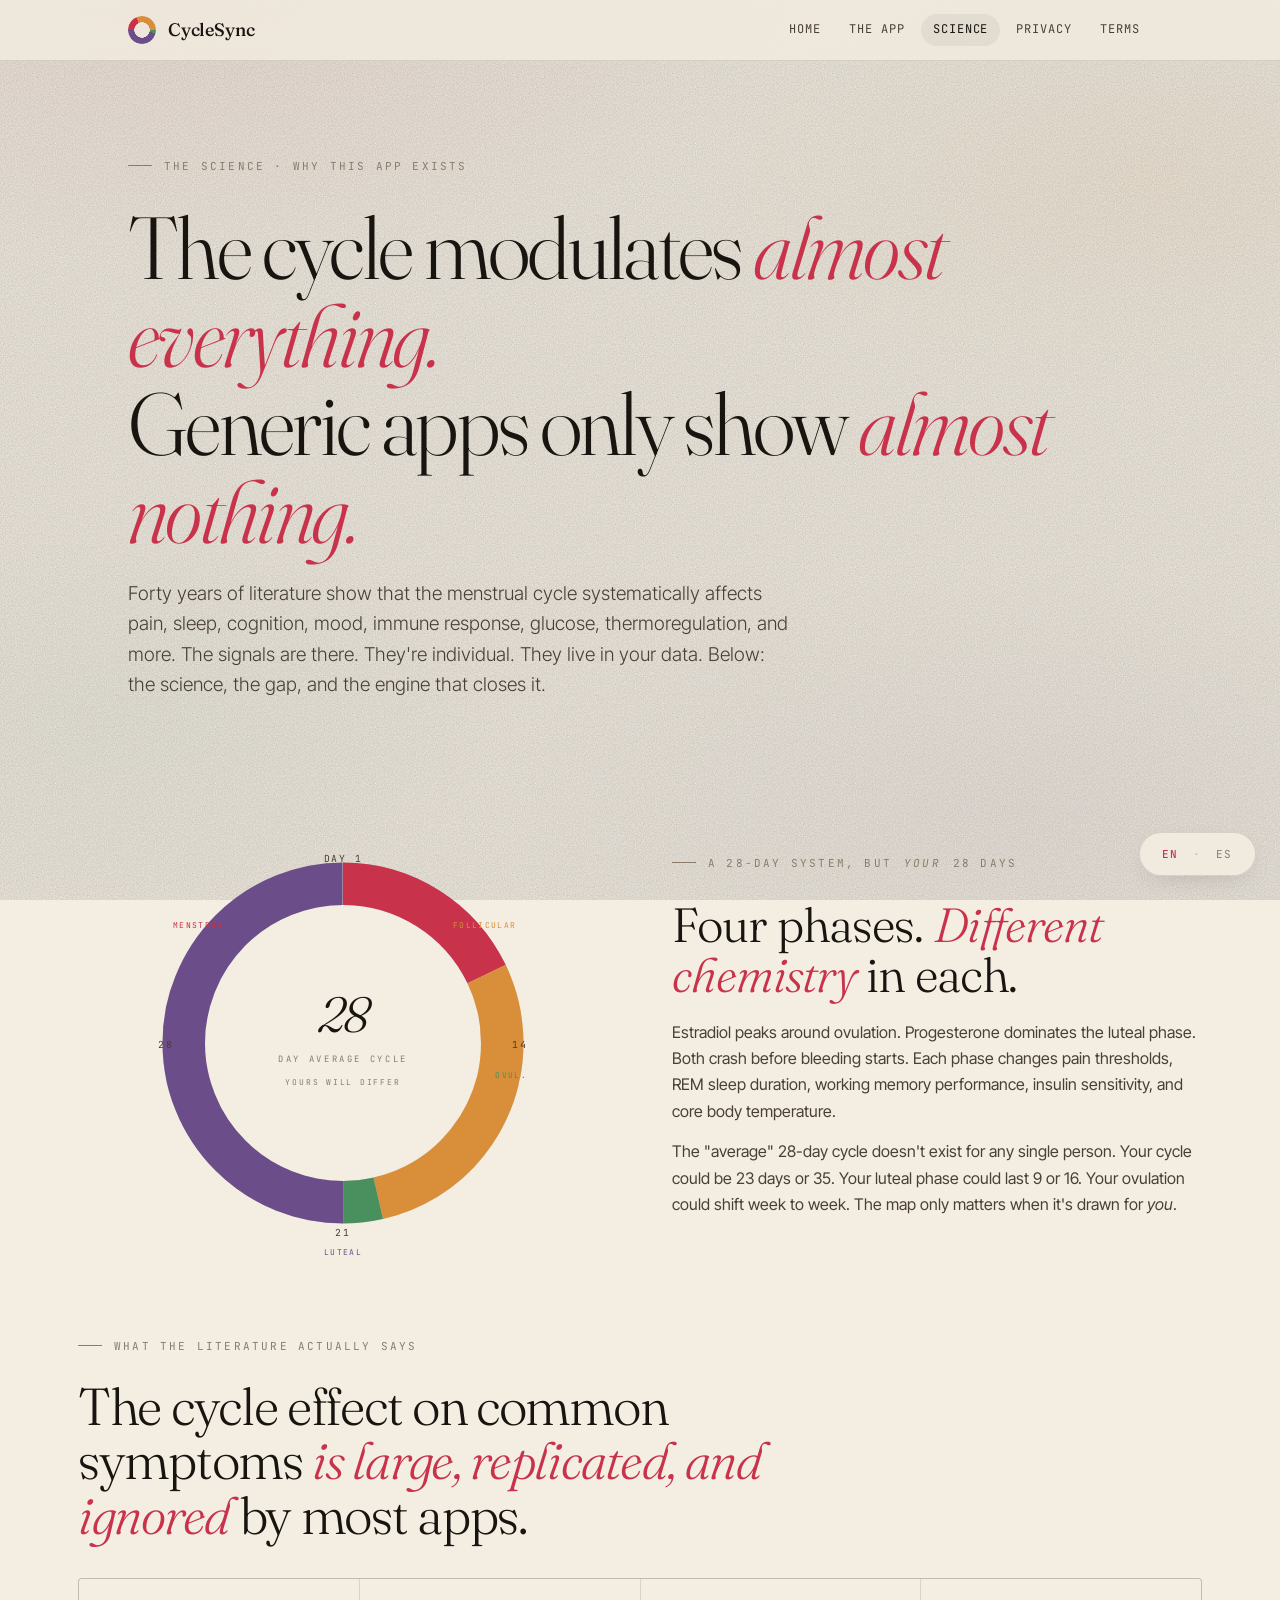
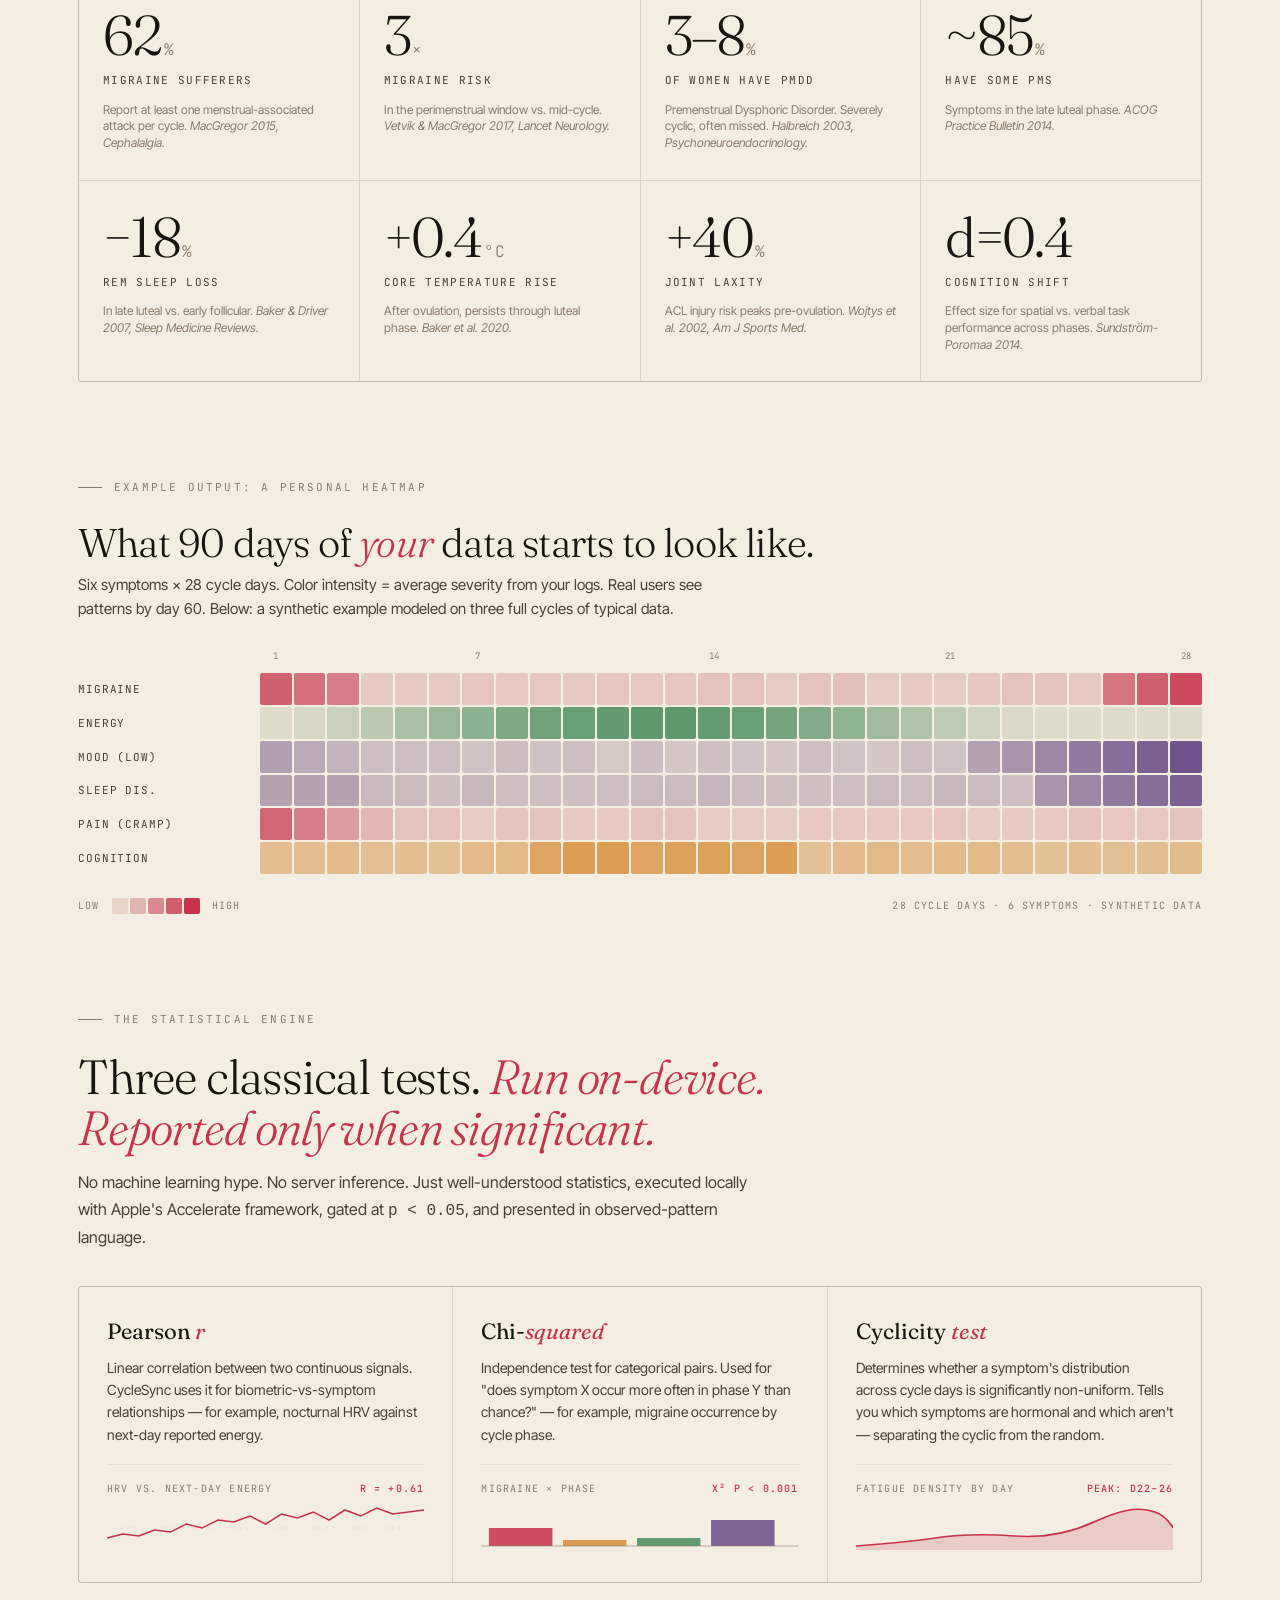
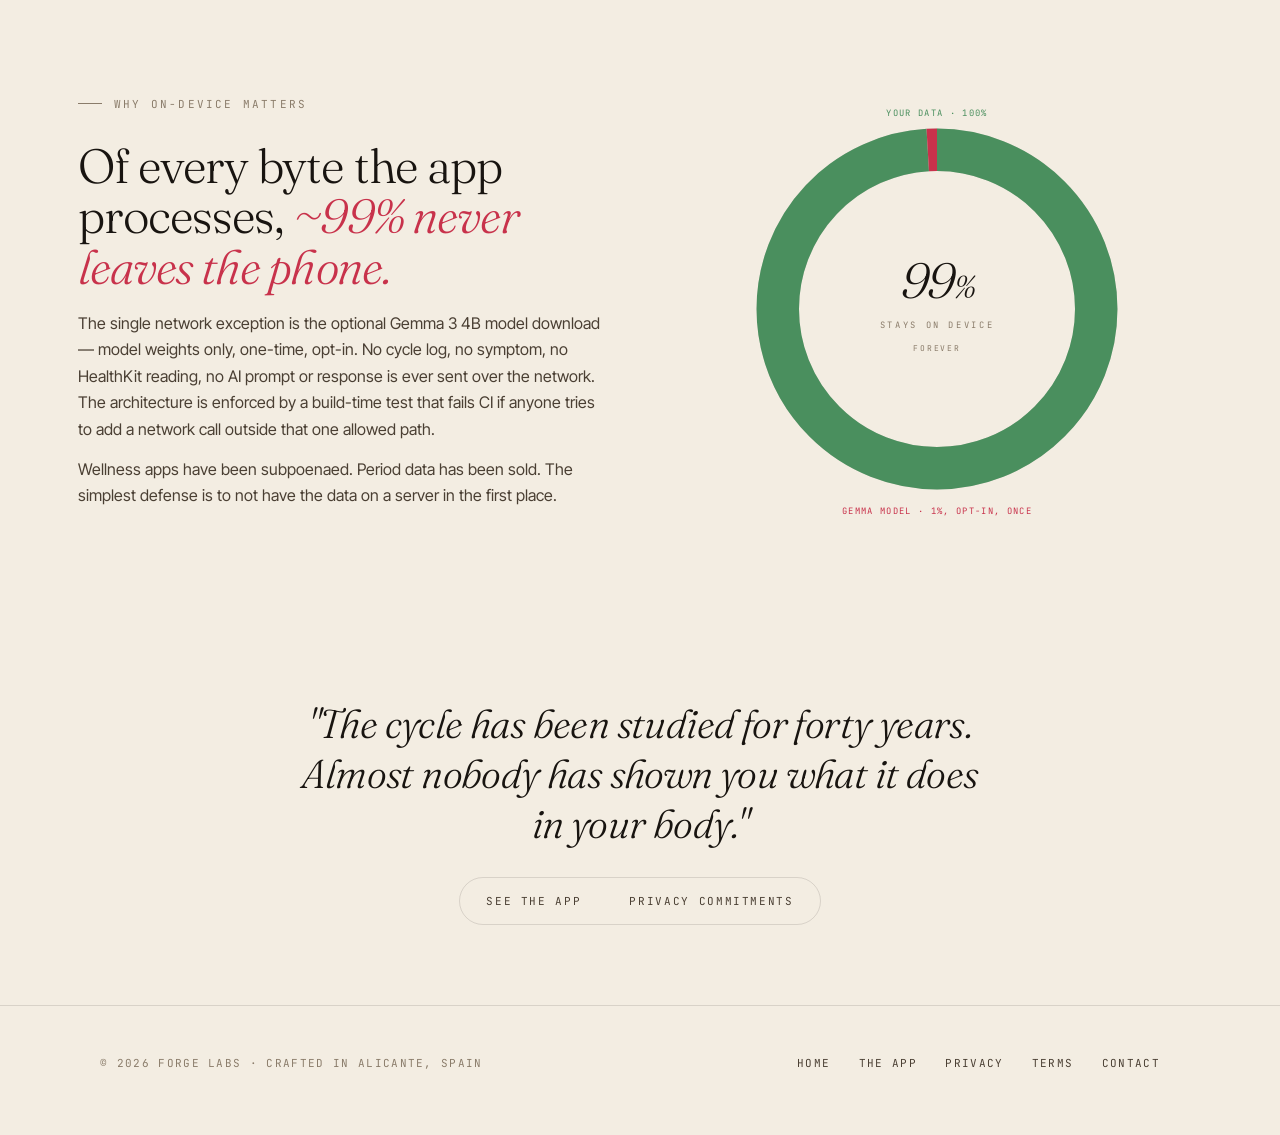
<file: science/index.html>
<!doctype html>
<html lang="en">
<head>
<meta charset="utf-8">
<meta name="viewport" content="width=device-width, initial-scale=1">
<title data-en="The Science · CycleSync" data-es="La Ciencia · CycleSync">The Science · CycleSync</title>
<meta name="description"
      data-i18n-attr="content"
      data-content-en="The menstrual cycle modulates pain, sleep, mood, cognition, and biometrics. The literature on each. The statistical engine CycleSync uses to find your patterns."
      data-content-es="El ciclo menstrual modula el dolor, el sueño, el ánimo, la cognición y la biometría. La literatura sobre cada uno. El motor estadístico que CycleSync usa para encontrar tus patrones."
      content="The menstrual cycle modulates pain, sleep, mood, cognition, and biometrics. The literature on each. The statistical engine CycleSync uses to find your patterns.">
<link rel="icon" href="data:image/svg+xml,%3Csvg xmlns='http://www.w3.org/2000/svg' viewBox='0 0 100 100'%3E%3Ccircle cx='50' cy='50' r='42' fill='none' stroke='%23c8324b' stroke-width='14' stroke-dasharray='66 198'/%3E%3C/svg%3E">
<link rel="stylesheet" href="../assets/style.css?v=1777836911">
<style>
  .sci-hero { max-width: 1080px; margin: 0 auto; padding: 96px 28px 48px; }
  .sci-hero h1 {
    font-family: var(--font-display); font-weight: 300;
    font-size: clamp(48px, 7vw, 88px); line-height: 1.0;
    letter-spacing: -0.03em; margin: 28px 0 24px;
  }
  .sci-hero h1 em { font-style: italic; color: var(--accent); }
  .sci-hero-lede {
    font-size: 19px; line-height: 1.6; color: var(--ink-soft);
    max-width: 660px; font-weight: 300;
  }

  .cycle-donut-section {
    max-width: 1180px; margin: 64px auto; padding: 0 28px;
    display: grid; grid-template-columns: 1fr 1fr;
    gap: 64px; align-items: center;
  }
  @media (max-width: 860px) { .cycle-donut-section { grid-template-columns: 1fr; gap: 48px; } }
  .donut-svg { width: 100%; max-width: 460px; height: auto; display: block; margin: 0 auto; }
  .donut-side h2 {
    font-family: var(--font-display); font-weight: 300;
    font-size: clamp(32px, 4vw, 48px); line-height: 1.05;
    letter-spacing: -0.02em; margin-bottom: 18px; color: var(--ink);
  }
  .donut-side h2 em { font-style: italic; color: var(--accent); }
  .donut-side p {
    color: var(--ink-soft); font-size: 16px; line-height: 1.65; margin-bottom: 14px;
  }

  .stats-section { max-width: 1180px; margin: 64px auto; padding: 0 28px; }
  .stats-eyebrow {
    font-family: var(--font-mono); font-size: 11px; text-transform: uppercase;
    letter-spacing: 0.2em; color: var(--ink-faint); margin-bottom: 24px;
    display: flex; align-items: center; gap: 12px;
  }
  .stats-eyebrow::before {
    content: ''; width: 24px; height: 1px; background: var(--ink-faint); display: inline-block;
  }
  .stats-section h2 {
    font-family: var(--font-display); font-weight: 300;
    font-size: clamp(32px, 4.5vw, 52px); line-height: 1.05;
    letter-spacing: -0.025em; margin-bottom: 36px; max-width: 740px;
  }
  .stats-section h2 em { font-style: italic; color: var(--accent); }

  .stat-grid {
    display: grid; grid-template-columns: repeat(4, 1fr); gap: 1px;
    background: var(--rule); border: 1px solid var(--rule);
    border-radius: 4px; overflow: hidden;
  }
  @media (max-width: 860px) { .stat-grid { grid-template-columns: repeat(2, 1fr); } }
  @media (max-width: 480px) { .stat-grid { grid-template-columns: 1fr; } }
  .stat-cell {
    background: var(--paper); padding: 28px 24px;
    display: flex; flex-direction: column; gap: 8px;
  }
  .stat-num {
    font-family: var(--font-display); font-weight: 300; font-size: 56px;
    line-height: 1; letter-spacing: -0.03em; color: var(--ink);
  }
  .stat-num em { font-style: italic; color: var(--accent); font-weight: 400; }
  .stat-num .unit {
    font-family: var(--font-mono); font-size: 16px;
    color: var(--ink-faint); letter-spacing: 0.05em;
    margin-left: 2px; font-style: normal;
  }
  .stat-label {
    font-family: var(--font-mono); font-size: 11px; text-transform: uppercase;
    letter-spacing: 0.12em; color: var(--ink-soft);
  }
  .stat-source {
    font-size: 12px; color: var(--ink-faint); line-height: 1.4; margin-top: 4px;
  }

  .heatmap-section { max-width: 1180px; margin: 96px auto; padding: 0 28px; }
  .heatmap-scroll {
    margin-top: 24px;
    overflow-x: auto;
    -webkit-overflow-scrolling: touch;
    scrollbar-width: thin;
  }
  .heatmap-grid {
    display: grid; grid-template-columns: 180px repeat(28, minmax(20px, 1fr));
    gap: 2px; font-family: var(--font-mono); font-size: 10px;
    width: 100%;
  }
  @media (max-width: 720px) {
    .heatmap-section { padding: 0 16px; }
    .heatmap-scroll {
      margin-left: -16px; margin-right: -16px;
      padding: 0 16px 8px;
    }
    .heatmap-grid {
      grid-template-columns: 96px repeat(28, 14px);
      width: max-content;
    }
    .heatmap-grid .row-label { font-size: 9px; padding-right: 8px; letter-spacing: 0.04em; }
    .heatmap-grid .day-label { font-size: 8px; }
  }
  .heatmap-grid .corner { background: transparent; }
  .heatmap-grid .day-label {
    color: var(--ink-faint); text-align: center;
    padding: 4px 0 8px; letter-spacing: 0.05em; font-size: 9px;
  }
  .heatmap-grid .row-label {
    color: var(--ink-soft); text-transform: uppercase;
    letter-spacing: 0.08em; font-size: 11px;
    display: flex; align-items: center; padding-right: 16px;
  }
  .heatmap-cell {
    aspect-ratio: 1; border-radius: 2px;
    background: var(--paper-deep); transition: transform 0.15s;
  }
  .heatmap-cell:hover { transform: scale(1.4); z-index: 2; position: relative; }
  .heatmap-legend {
    display: flex; align-items: center; gap: 12px;
    margin-top: 24px; font-family: var(--font-mono); font-size: 10px;
    text-transform: uppercase; letter-spacing: 0.12em; color: var(--ink-faint);
  }
  .heatmap-legend .scale { display: flex; gap: 2px; }
  .heatmap-legend .scale span { width: 16px; height: 16px; border-radius: 2px; }

  .engine-section { max-width: 1180px; margin: 96px auto; padding: 0 28px; }
  .engine-grid {
    display: grid; grid-template-columns: repeat(3, 1fr); gap: 1px;
    background: var(--rule); border: 1px solid var(--rule);
    border-radius: 4px; overflow: hidden; margin-top: 36px;
  }
  @media (max-width: 860px) { .engine-grid { grid-template-columns: 1fr; } }
  .engine-card { background: var(--paper); padding: 32px 28px; }
  .engine-card h3 {
    font-family: var(--font-display); font-weight: 400; font-size: 22px;
    line-height: 1.15; margin-bottom: 12px; color: var(--ink);
  }
  .engine-card h3 em { font-style: italic; color: var(--accent); }
  .engine-card p {
    color: var(--ink-soft); font-size: 14px; line-height: 1.6; margin-bottom: 18px;
  }

  .sparkline-block {
    margin-top: 16px; padding-top: 16px; border-top: 1px solid var(--rule-soft);
  }
  .sparkline-block .label {
    font-family: var(--font-mono); font-size: 10px;
    text-transform: uppercase; letter-spacing: 0.12em;
    color: var(--ink-faint);
    display: flex; justify-content: space-between; margin-bottom: 8px;
  }
  .sparkline-block .label .val { color: var(--accent); font-weight: 500; }
  .sparkline-svg { width: 100%; height: 44px; display: block; }

  .closing {
    max-width: 760px; margin: 96px auto 0; padding: 64px 28px 0; text-align: center;
  }
  .closing h2 {
    font-family: var(--font-display); font-weight: 300; font-style: italic;
    font-size: clamp(28px, 4vw, 40px); line-height: 1.25;
    letter-spacing: -0.015em; color: var(--ink); margin-bottom: 28px;
  }
  .closing .links {
    display: inline-flex; gap: 4px;
    border: 1px solid var(--rule); border-radius: 999px; padding: 4px;
  }
  .closing .links a {
    padding: 10px 22px; text-decoration: none; color: var(--ink-soft);
    font-family: var(--font-mono); font-size: 11px;
    text-transform: uppercase; letter-spacing: 0.15em;
    border-radius: 999px; transition: background 0.2s, color 0.2s;
  }
  .closing .links a:hover { background: var(--ink); color: var(--paper); }
</style>
</head>
<body>

<header class="topbar">
  <div class="topbar-inner">
    <a href="../" class="brand">
      <span class="brand-mark"></span>
      <span class="brand-name">CycleSync</span>
    </a>
    <button class="topnav-toggle" type="button" aria-label="Menu"><span class="bars"><span></span></span><span class="label-txt" data-en="Menu" data-es="Menú">Menu</span></button>
    <nav class="topnav">
      <a href="../" data-en="Home" data-es="Inicio">Home</a>
      <a href="../app/" data-en="The App" data-es="La App">The App</a>
      <a href="../science/" class="active" data-en="Science" data-es="Ciencia">Science</a>
      <a href="../privacy/" data-en="Privacy" data-es="Privacidad">Privacy</a>
      <a href="../terms/" data-en="Terms" data-es="Términos">Terms</a>
    </nav>
  </div>
</header>

<main>

  <section class="sci-hero">
    <div class="hero-eyebrow"
         data-en="The science · why this app exists"
         data-es="La ciencia · por qué existe esta app">The science · why this app exists</div>
    <h1 data-en="The cycle modulates <em>almost everything.</em><br>Generic apps only show <em>almost nothing.</em>"
        data-es="El ciclo modula <em>casi todo.</em><br>Las apps genéricas enseñan <em>casi nada.</em>">
      The cycle modulates <em>almost everything.</em><br>Generic apps only show <em>almost nothing.</em>
    </h1>
    <p class="sci-hero-lede"
       data-en="Forty years of literature show that the menstrual cycle systematically affects pain, sleep, cognition, mood, immune response, glucose, thermoregulation, and more. The signals are there. They're individual. They live in your data. Below: the science, the gap, and the engine that closes it."
       data-es="Cuarenta años de literatura muestran que el ciclo menstrual afecta sistemáticamente al dolor, el sueño, la cognición, el ánimo, la respuesta inmune, la glucosa, la termorregulación y más. Las señales están ahí. Son individuales. Viven en tus datos. Abajo: la ciencia, el hueco y el motor que lo cierra.">Forty years of literature show that the menstrual cycle systematically affects pain, sleep, cognition, mood, immune response, glucose, thermoregulation, and more. The signals are there. They're individual. They live in your data. Below: the science, the gap, and the engine that closes it.</p>
  </section>

  <section class="cycle-donut-section">
    <div>
      <svg class="donut-svg" viewBox="-260 -260 520 520" role="img"
           data-i18n-attr="aria-label"
           data-aria-label-en="Cycle phase wheel"
           data-aria-label-es="Rueda de fases del ciclo"
           aria-label="Cycle phase wheel">
        <defs>
          <filter id="soft" x="-20%" y="-20%" width="140%" height="140%">
            <feGaussianBlur stdDeviation="0.6"/>
          </filter>
        </defs>
        <g transform="rotate(-90)">
          <circle r="180" fill="none" stroke="var(--rule)" stroke-width="48"/>
          <circle r="180" fill="none" stroke="var(--menstrual)" stroke-width="48"
                  stroke-dasharray="202 929" stroke-dashoffset="0" filter="url(#soft)"/>
          <circle r="180" fill="none" stroke="var(--follicular)" stroke-width="48"
                  stroke-dasharray="323 808" stroke-dashoffset="-202" filter="url(#soft)"/>
          <circle r="180" fill="none" stroke="var(--ovulation)" stroke-width="48"
                  stroke-dasharray="40 1091" stroke-dashoffset="-525" filter="url(#soft)"/>
          <circle r="180" fill="none" stroke="var(--luteal)" stroke-width="48"
                  stroke-dasharray="565 566" stroke-dashoffset="-565" filter="url(#soft)"/>
        </g>
        <text x="0" y="-205" text-anchor="middle" font-family="JetBrains Mono" font-size="11" fill="var(--ink-soft)" letter-spacing="2"
              data-en="DAY 1" data-es="DÍA 1">DAY 1</text>
        <text x="200" y="6" text-anchor="middle" font-family="JetBrains Mono" font-size="11" fill="var(--ink-soft)" letter-spacing="2">14</text>
        <text x="0" y="218" text-anchor="middle" font-family="JetBrains Mono" font-size="11" fill="var(--ink-soft)" letter-spacing="2">21</text>
        <text x="-200" y="6" text-anchor="middle" font-family="JetBrains Mono" font-size="11" fill="var(--ink-soft)" letter-spacing="2">28</text>

        <text x="0" y="-12" text-anchor="middle" font-family="Fraunces" font-style="italic" font-weight="300" font-size="56" fill="var(--ink)" letter-spacing="-2">28</text>
        <text x="0" y="22" text-anchor="middle" font-family="JetBrains Mono" font-size="10" fill="var(--ink-faint)" letter-spacing="3"
              data-en="DAY AVERAGE CYCLE" data-es="CICLO PROMEDIO EN DÍAS">DAY AVERAGE CYCLE</text>
        <text x="0" y="48" text-anchor="middle" font-family="JetBrains Mono" font-size="9" fill="var(--ink-faint)" letter-spacing="2"
              data-en="YOURS WILL DIFFER" data-es="EL TUYO SERÁ DISTINTO">YOURS WILL DIFFER</text>

        <g font-family="JetBrains Mono" font-size="9" letter-spacing="1.5">
          <text x="-160" y="-130" fill="var(--menstrual)" text-anchor="middle"
                data-en="MENSTRUAL" data-es="MENSTRUAL">MENSTRUAL</text>
          <text x="160" y="-130" fill="var(--follicular)" text-anchor="middle"
                data-en="FOLLICULAR" data-es="FOLICULAR">FOLLICULAR</text>
          <text x="190" y="40" fill="var(--ovulation)" text-anchor="middle"
                data-en="OVUL." data-es="OVUL.">OVUL.</text>
          <text x="0" y="240" fill="var(--luteal)" text-anchor="middle"
                data-en="LUTEAL" data-es="LÚTEA">LUTEAL</text>
        </g>
      </svg>
    </div>
    <div class="donut-side">
      <div class="hero-eyebrow"
           data-en="A 28-day system, but <em>your</em> 28 days"
           data-es="Un sistema de 28 días, pero <em>tus</em> 28 días">A 28-day system, but <em>your</em> 28 days</div>
      <h2 data-en="Four phases. <em>Different chemistry</em> in each."
          data-es="Cuatro fases. <em>Química distinta</em> en cada una.">Four phases. <em>Different chemistry</em> in each.</h2>
      <p data-en="Estradiol peaks around ovulation. Progesterone dominates the luteal phase. Both crash before bleeding starts. Each phase changes pain thresholds, REM sleep duration, working memory performance, insulin sensitivity, and core body temperature."
         data-es="El estradiol alcanza su pico en torno a la ovulación. La progesterona domina la fase lútea. Ambas se desploman antes del sangrado. Cada fase cambia umbrales de dolor, duración del sueño REM, rendimiento de memoria de trabajo, sensibilidad a la insulina y temperatura corporal central.">Estradiol peaks around ovulation. Progesterone dominates the luteal phase. Both crash before bleeding starts. Each phase changes pain thresholds, REM sleep duration, working memory performance, insulin sensitivity, and core body temperature.</p>
      <p data-en="The &quot;average&quot; 28-day cycle doesn't exist for any single person. Your cycle could be 23 days or 35. Your luteal phase could last 9 or 16. Your ovulation could shift week to week. The map only matters when it's drawn for <em>you</em>."
         data-es="El ciclo «promedio» de 28 días no existe para ninguna persona en concreto. Tu ciclo puede ser de 23 o de 35. Tu fase lútea puede durar 9 o 16. Tu ovulación puede moverse semana a semana. El mapa solo importa cuando está dibujado para <em>ti</em>.">The "average" 28-day cycle doesn't exist for any single person. Your cycle could be 23 days or 35. Your luteal phase could last 9 or 16. Your ovulation could shift week to week. The map only matters when it's drawn for <em>you</em>.</p>
    </div>
  </section>

  <section class="stats-section">
    <div class="stats-eyebrow"
         data-en="What the literature actually says"
         data-es="Qué dice realmente la literatura">What the literature actually says</div>
    <h2 data-en="The cycle effect on common symptoms <em>is large, replicated, and ignored</em> by most apps."
        data-es="El efecto del ciclo sobre los síntomas comunes <em>es grande, está replicado y la mayoría de apps lo ignoran</em>.">The cycle effect on common symptoms <em>is large, replicated, and ignored</em> by most apps.</h2>
    <div class="stat-grid">
      <div class="stat-cell">
        <div class="stat-num">62<span class="unit">%</span></div>
        <div class="stat-label" data-en="Migraine sufferers" data-es="Personas con migraña">Migraine sufferers</div>
        <div class="stat-source"
             data-en="Report at least one menstrual-associated attack per cycle. <em>MacGregor 2015, Cephalalgia.</em>"
             data-es="Reportan al menos un ataque asociado a la menstruación por ciclo. <em>MacGregor 2015, Cephalalgia.</em>">Report at least one menstrual-associated attack per cycle. <em>MacGregor 2015, Cephalalgia.</em></div>
      </div>
      <div class="stat-cell">
        <div class="stat-num">3<span class="unit">×</span></div>
        <div class="stat-label" data-en="Migraine risk" data-es="Riesgo de migraña">Migraine risk</div>
        <div class="stat-source"
             data-en="In the perimenstrual window vs. mid-cycle. <em>Vetvik &amp; MacGregor 2017, Lancet Neurology.</em>"
             data-es="En la ventana perimenstrual frente al medio del ciclo. <em>Vetvik y MacGregor 2017, Lancet Neurology.</em>">In the perimenstrual window vs. mid-cycle. <em>Vetvik &amp; MacGregor 2017, Lancet Neurology.</em></div>
      </div>
      <div class="stat-cell">
        <div class="stat-num">3–8<span class="unit">%</span></div>
        <div class="stat-label" data-en="Of women have PMDD" data-es="De las mujeres tiene TDPM">Of women have PMDD</div>
        <div class="stat-source"
             data-en="Premenstrual Dysphoric Disorder. Severely cyclic, often missed. <em>Halbreich 2003, Psychoneuroendocrinology.</em>"
             data-es="Trastorno disfórico premenstrual. Severamente cíclico, a menudo no diagnosticado. <em>Halbreich 2003, Psychoneuroendocrinology.</em>">Premenstrual Dysphoric Disorder. Severely cyclic, often missed. <em>Halbreich 2003, Psychoneuroendocrinology.</em></div>
      </div>
      <div class="stat-cell">
        <div class="stat-num">~85<span class="unit">%</span></div>
        <div class="stat-label" data-en="Have some PMS" data-es="Tienen síndrome premenstrual">Have some PMS</div>
        <div class="stat-source"
             data-en="Symptoms in the late luteal phase. <em>ACOG Practice Bulletin 2014.</em>"
             data-es="Síntomas en la fase lútea tardía. <em>ACOG Practice Bulletin 2014.</em>">Symptoms in the late luteal phase. <em>ACOG Practice Bulletin 2014.</em></div>
      </div>
      <div class="stat-cell">
        <div class="stat-num">−18<span class="unit">%</span></div>
        <div class="stat-label" data-en="REM sleep loss" data-es="Pérdida de sueño REM">REM sleep loss</div>
        <div class="stat-source"
             data-en="In late luteal vs. early follicular. <em>Baker &amp; Driver 2007, Sleep Medicine Reviews.</em>"
             data-es="En la fase lútea tardía frente a la folicular temprana. <em>Baker y Driver 2007, Sleep Medicine Reviews.</em>">In late luteal vs. early follicular. <em>Baker &amp; Driver 2007, Sleep Medicine Reviews.</em></div>
      </div>
      <div class="stat-cell">
        <div class="stat-num">+0.4<span class="unit">°C</span></div>
        <div class="stat-label" data-en="Core temperature rise" data-es="Subida de temperatura central">Core temperature rise</div>
        <div class="stat-source"
             data-en="After ovulation, persists through luteal phase. <em>Baker et al. 2020.</em>"
             data-es="Tras la ovulación, persiste durante la fase lútea. <em>Baker et al. 2020.</em>">After ovulation, persists through luteal phase. <em>Baker et al. 2020.</em></div>
      </div>
      <div class="stat-cell">
        <div class="stat-num">+40<span class="unit">%</span></div>
        <div class="stat-label" data-en="Joint laxity" data-es="Laxitud articular">Joint laxity</div>
        <div class="stat-source"
             data-en="ACL injury risk peaks pre-ovulation. <em>Wojtys et al. 2002, Am J Sports Med.</em>"
             data-es="El riesgo de lesión del LCA tiene su pico antes de la ovulación. <em>Wojtys et al. 2002, Am J Sports Med.</em>">ACL injury risk peaks pre-ovulation. <em>Wojtys et al. 2002, Am J Sports Med.</em></div>
      </div>
      <div class="stat-cell">
        <div class="stat-num">d=0.4<span class="unit"></span></div>
        <div class="stat-label" data-en="Cognition shift" data-es="Cambio cognitivo">Cognition shift</div>
        <div class="stat-source"
             data-en="Effect size for spatial vs. verbal task performance across phases. <em>Sundström-Poromaa 2014.</em>"
             data-es="Tamaño de efecto en rendimiento espacial frente al verbal entre fases. <em>Sundström-Poromaa 2014.</em>">Effect size for spatial vs. verbal task performance across phases. <em>Sundström-Poromaa 2014.</em></div>
      </div>
    </div>
  </section>

  <section class="heatmap-section">
    <div class="stats-eyebrow"
         data-en="Example output: a personal heatmap"
         data-es="Ejemplo de salida: un mapa de calor personal">Example output: a personal heatmap</div>
    <h2 style="font-family:var(--font-display);font-weight:300;font-size:clamp(28px,3.5vw,40px);line-height:1.1;letter-spacing:-0.02em;margin-bottom:8px;"
        data-en="What 90 days of <em style='color:var(--accent);font-style:italic;'>your</em> data starts to look like."
        data-es="A qué empieza a parecerse <em style='color:var(--accent);font-style:italic;'>tu</em> historial de 90 días.">
      What 90 days of <em style="color:var(--accent);font-style:italic;">your</em> data starts to look like.
    </h2>
    <p style="color:var(--ink-soft); font-size:15px; line-height:1.6; max-width:680px;"
       data-en="Six symptoms × 28 cycle days. Color intensity = average severity from your logs. Real users see patterns by day 60. Below: a synthetic example modeled on three full cycles of typical data."
       data-es="Seis síntomas × 28 días del ciclo. La intensidad del color = severidad media de tus registros. Las usuarias reales empiezan a ver patrones hacia el día 60. Abajo: un ejemplo sintético modelado sobre tres ciclos completos de datos típicos.">Six symptoms × 28 cycle days. Color intensity = average severity from your logs. Real users see patterns by day 60. Below: a synthetic example modeled on three full cycles of typical data.</p>
    <div class="heatmap-scroll"><div class="heatmap-grid" id="heatmap"></div></div>
    <div class="heatmap-legend">
      <span data-en="Low" data-es="Bajo">Low</span>
      <div class="scale">
        <span style="background: color-mix(in srgb, var(--menstrual) 8%, var(--paper-deep));"></span>
        <span style="background: color-mix(in srgb, var(--menstrual) 25%, var(--paper-deep));"></span>
        <span style="background: color-mix(in srgb, var(--menstrual) 50%, var(--paper-deep));"></span>
        <span style="background: color-mix(in srgb, var(--menstrual) 75%, var(--paper-deep));"></span>
        <span style="background: var(--menstrual);"></span>
      </div>
      <span data-en="High" data-es="Alto">High</span>
      <span style="margin-left:auto;"
            data-en="28 cycle days · 6 symptoms · synthetic data"
            data-es="28 días del ciclo · 6 síntomas · datos sintéticos">28 cycle days · 6 symptoms · synthetic data</span>
    </div>
  </section>

  <section class="engine-section">
    <div class="stats-eyebrow"
         data-en="The statistical engine"
         data-es="El motor estadístico">The statistical engine</div>
    <h2 style="font-family:var(--font-display);font-weight:300;font-size:clamp(32px,4vw,48px);line-height:1.05;letter-spacing:-0.025em;margin-bottom:16px;max-width:740px;"
        data-en="Three classical tests. <em style='color:var(--accent);font-style:italic;'>Run on-device. Reported only when significant.</em>"
        data-es="Tres tests clásicos. <em style='color:var(--accent);font-style:italic;'>Se ejecutan en el dispositivo. Solo se muestran si son significativos.</em>">
      Three classical tests. <em style="color:var(--accent);font-style:italic;">Run on-device. Reported only when significant.</em>
    </h2>
    <p style="color:var(--ink-soft); font-size:16px; line-height:1.65; max-width:680px;"
       data-en="No machine learning hype. No server inference. Just well-understood statistics, executed locally with Apple's Accelerate framework, gated at <code>p &lt; 0.05</code>, and presented in observed-pattern language."
       data-es="Sin hype de machine learning. Sin inferencia en servidor. Solo estadística bien entendida, ejecutada localmente con el framework Accelerate de Apple, filtrada a <code>p &lt; 0,05</code> y presentada en lenguaje de patrón observado.">No machine learning hype. No server inference. Just well-understood statistics, executed locally with Apple's Accelerate framework, gated at <code>p &lt; 0.05</code>, and presented in observed-pattern language.</p>

    <div class="engine-grid">
      <div class="engine-card">
        <h3 data-en="Pearson <em>r</em>" data-es="Pearson <em>r</em>">Pearson <em>r</em></h3>
        <p data-en="Linear correlation between two continuous signals. CycleSync uses it for biometric-vs-symptom relationships — for example, nocturnal HRV against next-day reported energy."
           data-es="Correlación lineal entre dos señales continuas. CycleSync la usa para relaciones biométrica-síntoma — por ejemplo, HRV nocturna frente a energía reportada al día siguiente.">Linear correlation between two continuous signals. CycleSync uses it for biometric-vs-symptom relationships — for example, nocturnal HRV against next-day reported energy.</p>
        <div class="sparkline-block">
          <div class="label"><span data-en="HRV vs. next-day energy" data-es="HRV frente a energía del día siguiente">HRV vs. next-day energy</span><span class="val">r = +0.61</span></div>
          <svg class="sparkline-svg" viewBox="0 0 240 44" preserveAspectRatio="none">
            <line x1="0" y1="22" x2="240" y2="22" stroke="var(--rule)" stroke-width="0.5" stroke-dasharray="2 3"/>
            <polyline fill="none" stroke="var(--menstrual)" stroke-width="1.5"
              points="0,32 12,28 24,30 36,24 48,26 60,18 72,22 84,14 96,16 108,10 120,18 132,8 144,12 156,6 168,14 180,4 192,10 204,2 216,8 228,6 240,4"/>
          </svg>
        </div>
      </div>
      <div class="engine-card">
        <h3 data-en="Chi-<em>squared</em>" data-es="Chi-<em>cuadrado</em>">Chi-<em>squared</em></h3>
        <p data-en="Independence test for categorical pairs. Used for &quot;does symptom X occur more often in phase Y than chance?&quot; — for example, migraine occurrence by cycle phase."
           data-es="Test de independencia para pares categóricos. Sirve para preguntar «¿el síntoma X aparece más en la fase Y que por azar?» — por ejemplo, aparición de migraña según fase del ciclo.">Independence test for categorical pairs. Used for "does symptom X occur more often in phase Y than chance?" — for example, migraine occurrence by cycle phase.</p>
        <div class="sparkline-block">
          <div class="label"><span data-en="Migraine × phase" data-es="Migraña × fase">Migraine × phase</span><span class="val">χ² p &lt; 0.001</span></div>
          <svg class="sparkline-svg" viewBox="0 0 240 44" preserveAspectRatio="none">
            <rect x="6" y="22" width="48" height="18" fill="var(--menstrual)" opacity="0.85"/>
            <rect x="62" y="34" width="48" height="6" fill="var(--follicular)" opacity="0.85"/>
            <rect x="118" y="32" width="48" height="8" fill="var(--ovulation)" opacity="0.85"/>
            <rect x="174" y="14" width="48" height="26" fill="var(--luteal)" opacity="0.85"/>
            <line x1="0" y1="40" x2="240" y2="40" stroke="var(--ink-faint)" stroke-width="0.5"/>
          </svg>
        </div>
      </div>
      <div class="engine-card">
        <h3 data-en="Cyclicity <em>test</em>" data-es="Test de <em>ciclicidad</em>">Cyclicity <em>test</em></h3>
        <p data-en="Determines whether a symptom's distribution across cycle days is significantly non-uniform. Tells you which symptoms are hormonal and which aren't — separating the cyclic from the random."
           data-es="Determina si la distribución de un síntoma a lo largo de los días del ciclo es significativamente no uniforme. Te dice qué síntomas son hormonales y cuáles no — separando lo cíclico de lo aleatorio.">Determines whether a symptom's distribution across cycle days is significantly non-uniform. Tells you which symptoms are hormonal and which aren't — separating the cyclic from the random.</p>
        <div class="sparkline-block">
          <div class="label"><span data-en="Fatigue density by day" data-es="Densidad de fatiga por día">Fatigue density by day</span><span class="val" data-en="peak: d22–26" data-es="pico: d22–26">peak: d22–26</span></div>
          <svg class="sparkline-svg" viewBox="0 0 240 44" preserveAspectRatio="none">
            <path d="M0,40 C20,38 40,36 60,32 C80,28 100,28 120,30 C140,32 160,28 180,16 C200,4 210,2 220,4 C230,6 235,12 240,22 L240,44 L0,44 Z"
                  fill="var(--accent)" opacity="0.18"/>
            <path d="M0,40 C20,38 40,36 60,32 C80,28 100,28 120,30 C140,32 160,28 180,16 C200,4 210,2 220,4 C230,6 235,12 240,22"
                  fill="none" stroke="var(--accent)" stroke-width="1.5"/>
          </svg>
        </div>
      </div>
    </div>
  </section>

  <section class="cycle-donut-section" style="margin-top: 96px;">
    <div class="donut-side">
      <div class="hero-eyebrow"
           data-en="Why on-device matters"
           data-es="Por qué importa que sea en el dispositivo">Why on-device matters</div>
      <h2 data-en="Of every byte the app processes, <em>~99% never leaves the phone.</em>"
          data-es="De cada byte que la app procesa, <em>~99% nunca sale del móvil.</em>">Of every byte the app processes, <em>~99% never leaves the phone.</em></h2>
      <p data-en="The single network exception is the optional Gemma 3 4B model download — model weights only, one-time, opt-in. No cycle log, no symptom, no HealthKit reading, no AI prompt or response is ever sent over the network. The architecture is enforced by a build-time test that fails CI if anyone tries to add a network call outside that one allowed path."
         data-es="La única excepción de red es la descarga opcional del modelo Gemma 3 4B — solo pesos del modelo, una vez, opt-in. Ningún registro de ciclo, ningún síntoma, ningún dato de HealthKit, ningún prompt o respuesta de IA viaja jamás por la red. La arquitectura está garantizada por un test en build que rompe CI si alguien intenta meter una llamada de red fuera de ese único camino permitido.">The single network exception is the optional Gemma 3 4B model download — model weights only, one-time, opt-in. No cycle log, no symptom, no HealthKit reading, no AI prompt or response is ever sent over the network. The architecture is enforced by a build-time test that fails CI if anyone tries to add a network call outside that one allowed path.</p>
      <p data-en="Wellness apps have been subpoenaed. Period data has been sold. The simplest defense is to not have the data on a server in the first place."
         data-es="Apps de bienestar han recibido órdenes judiciales. Datos de regla se han vendido. La defensa más simple es no tener esos datos en un servidor para empezar.">Wellness apps have been subpoenaed. Period data has been sold. The simplest defense is to not have the data on a server in the first place.</p>
    </div>
    <div>
      <svg class="donut-svg" viewBox="-260 -260 520 520" role="img"
           data-i18n-attr="aria-label"
           data-aria-label-en="On-device versus network"
           data-aria-label-es="En el dispositivo frente a red"
           aria-label="On-device versus network">
        <g transform="rotate(-90)">
          <circle r="180" fill="none" stroke="var(--rule)" stroke-width="48"/>
          <circle r="180" fill="none" stroke="var(--ovulation)" stroke-width="48" stroke-dasharray="1120 11"/>
          <circle r="180" fill="none" stroke="var(--menstrual)" stroke-width="48" stroke-dasharray="11 1120" stroke-dashoffset="-1120"/>
        </g>
        <text x="0" y="-12" text-anchor="middle" font-family="Fraunces" font-style="italic" font-weight="300" font-size="56" fill="var(--ink)" letter-spacing="-2">99<tspan font-size="36">%</tspan></text>
        <text x="0" y="22" text-anchor="middle" font-family="JetBrains Mono" font-size="10" fill="var(--ink-faint)" letter-spacing="3"
              data-en="STAYS ON DEVICE" data-es="EN EL DISPOSITIVO">STAYS ON DEVICE</text>
        <text x="0" y="48" text-anchor="middle" font-family="JetBrains Mono" font-size="9" fill="var(--ink-faint)" letter-spacing="2"
              data-en="FOREVER" data-es="SIEMPRE">FOREVER</text>
        <g font-family="JetBrains Mono" font-size="10" letter-spacing="1.5">
          <text x="0" y="-218" fill="var(--ovulation)" text-anchor="middle"
                data-en="YOUR DATA · 100%" data-es="TUS DATOS · 100%">YOUR DATA · 100%</text>
          <text x="0" y="232" fill="var(--menstrual)" text-anchor="middle"
                data-en="GEMMA MODEL · 1%, OPT-IN, ONCE" data-es="MODELO GEMMA · 1%, OPCIONAL, UNA VEZ">GEMMA MODEL · 1%, OPT-IN, ONCE</text>
        </g>
      </svg>
    </div>
  </section>

  <section class="closing">
    <h2 data-en="&quot;The cycle has been studied for forty years. <br>Almost nobody has shown <em>you</em> what it does in <em>your</em> body.&quot;"
        data-es="«El ciclo se estudia desde hace cuarenta años. <br>Casi nadie te ha enseñado a <em>ti</em> qué hace en <em>tu</em> cuerpo.»">
      "The cycle has been studied for forty years. <br>Almost nobody has shown <em>you</em> what it does in <em>your</em> body."
    </h2>
    <div class="links">
      <a href="../app/" data-en="See the app" data-es="Ver la app">See the app</a>
      <a href="../privacy/" data-en="Privacy commitments" data-es="Compromisos de privacidad">Privacy commitments</a>
    </div>
  </section>

</main>

<footer class="site-footer">
  <div class="footer-inner">
    <div data-en="© 2026 Forge Labs · Crafted in Alicante, Spain"
         data-es="© 2026 Forge Labs · Hecho en Alicante, España">© 2026 Forge Labs · Crafted in Alicante, Spain</div>
    <div>
      <a href="../" data-en="Home" data-es="Inicio">Home</a>
      <a href="../app/" data-en="The App" data-es="La App">The App</a>
      <a href="../privacy/" data-en="Privacy" data-es="Privacidad">Privacy</a>
      <a href="../terms/" data-en="Terms" data-es="Términos">Terms</a>
      <a href="mailto:rrojo.va@gmail.com" data-en="Contact" data-es="Contacto">Contact</a>
    </div>
  </div>
</footer>

<script>
  (function(){
    const root = document.getElementById('heatmap');
    if (!root) return;
    const rows = [
      { en: 'Migraine',     es: 'Migraña',         color: 'var(--menstrual)',   curve: d => d <= 3 ? 0.85 - d*0.1 : (d >= 26 ? 0.6 + (d-26)*0.15 : 0.05 + Math.random()*0.08) },
      { en: 'Energy',       es: 'Energía',          color: 'var(--ovulation)',   curve: d => 0.4 + 0.5 * Math.sin((d-1)/28 * Math.PI * 2 - Math.PI/2 + 0.6) },
      { en: 'Mood (low)',   es: 'Ánimo (bajo)',     color: 'var(--luteal)',       curve: d => d >= 22 ? 0.4 + (d-22)*0.1 : (d <= 4 ? 0.5 - d*0.08 : 0.1 + Math.random()*0.1) },
      { en: 'Sleep dis.',   es: 'Sueño alterado',   color: 'var(--luteal)',       curve: d => d >= 24 ? 0.5 + (d-24)*0.1 : (d <= 3 ? 0.4 : 0.15 + Math.random()*0.1) },
      { en: 'Pain (cramp)', es: 'Dolor (calambre)', color: 'var(--menstrual)',   curve: d => d <= 4 ? 0.9 - d*0.18 : 0.05 + Math.random()*0.06 },
      { en: 'Cognition',    es: 'Cognición',         color: 'var(--follicular)',  curve: d => d >= 9 && d <= 16 ? 0.75 + Math.random()*0.1 : 0.35 + Math.random()*0.1 },
    ];

    const corner = document.createElement('div'); corner.className='corner'; root.appendChild(corner);
    for (let d = 1; d <= 28; d++) {
      const el = document.createElement('div');
      el.className = 'day-label';
      el.textContent = (d === 1 || d === 7 || d === 14 || d === 21 || d === 28) ? d : '';
      root.appendChild(el);
    }
    rows.forEach(r => {
      const lbl = document.createElement('div');
      lbl.className = 'row-label';
      lbl.setAttribute('data-en', r.en);
      lbl.setAttribute('data-es', r.es);
      lbl.textContent = r.en;
      root.appendChild(lbl);
      for (let d = 1; d <= 28; d++) {
        const v = Math.max(0, Math.min(1, r.curve(d)));
        const cell = document.createElement('div');
        cell.className = 'heatmap-cell';
        const pct = Math.round(8 + v * 88);
        cell.style.background = `color-mix(in srgb, ${r.color} ${pct}%, var(--paper-deep))`;
        cell.title = `${r.en} · day ${d} · ${(v*10).toFixed(1)}/10`;
        root.appendChild(cell);
      }
    });
  })();
</script>

<script src="../assets/i18n.js?v=1777836911"></script>

</body>
</html>
</file>
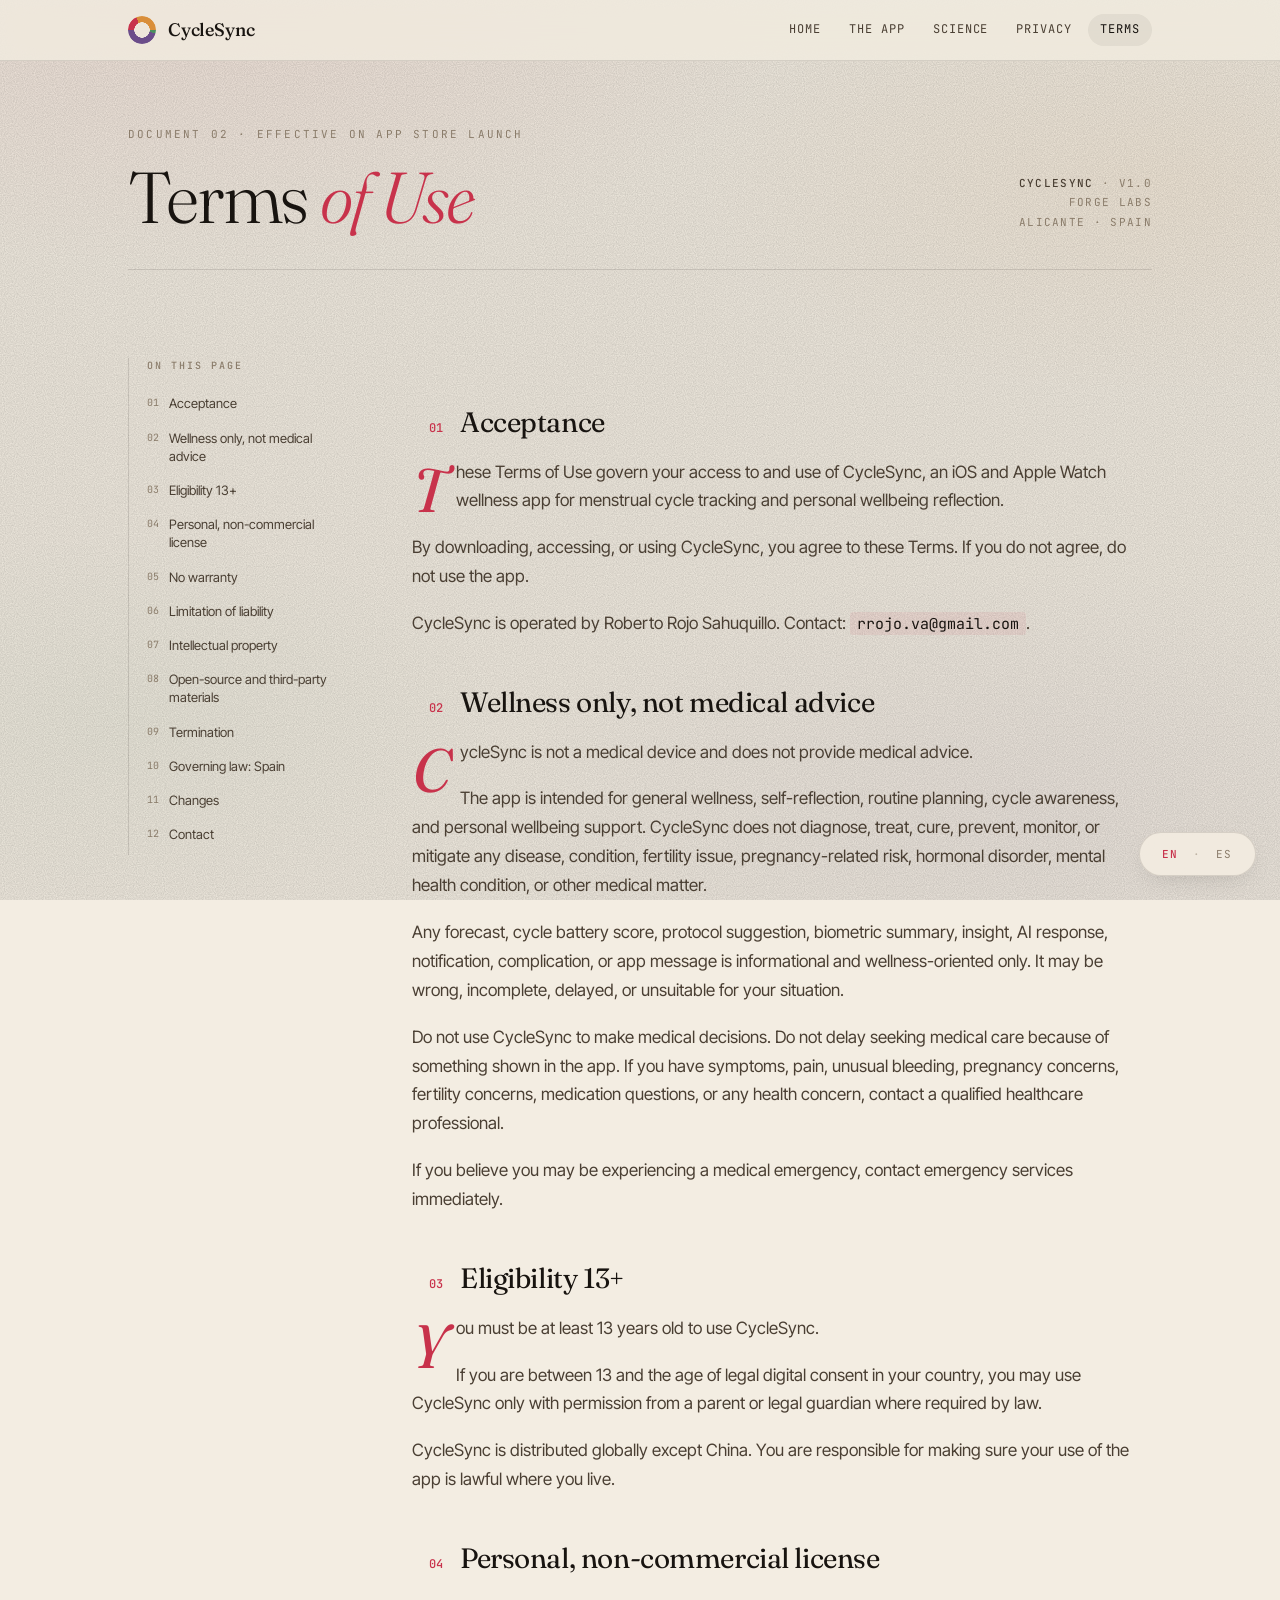
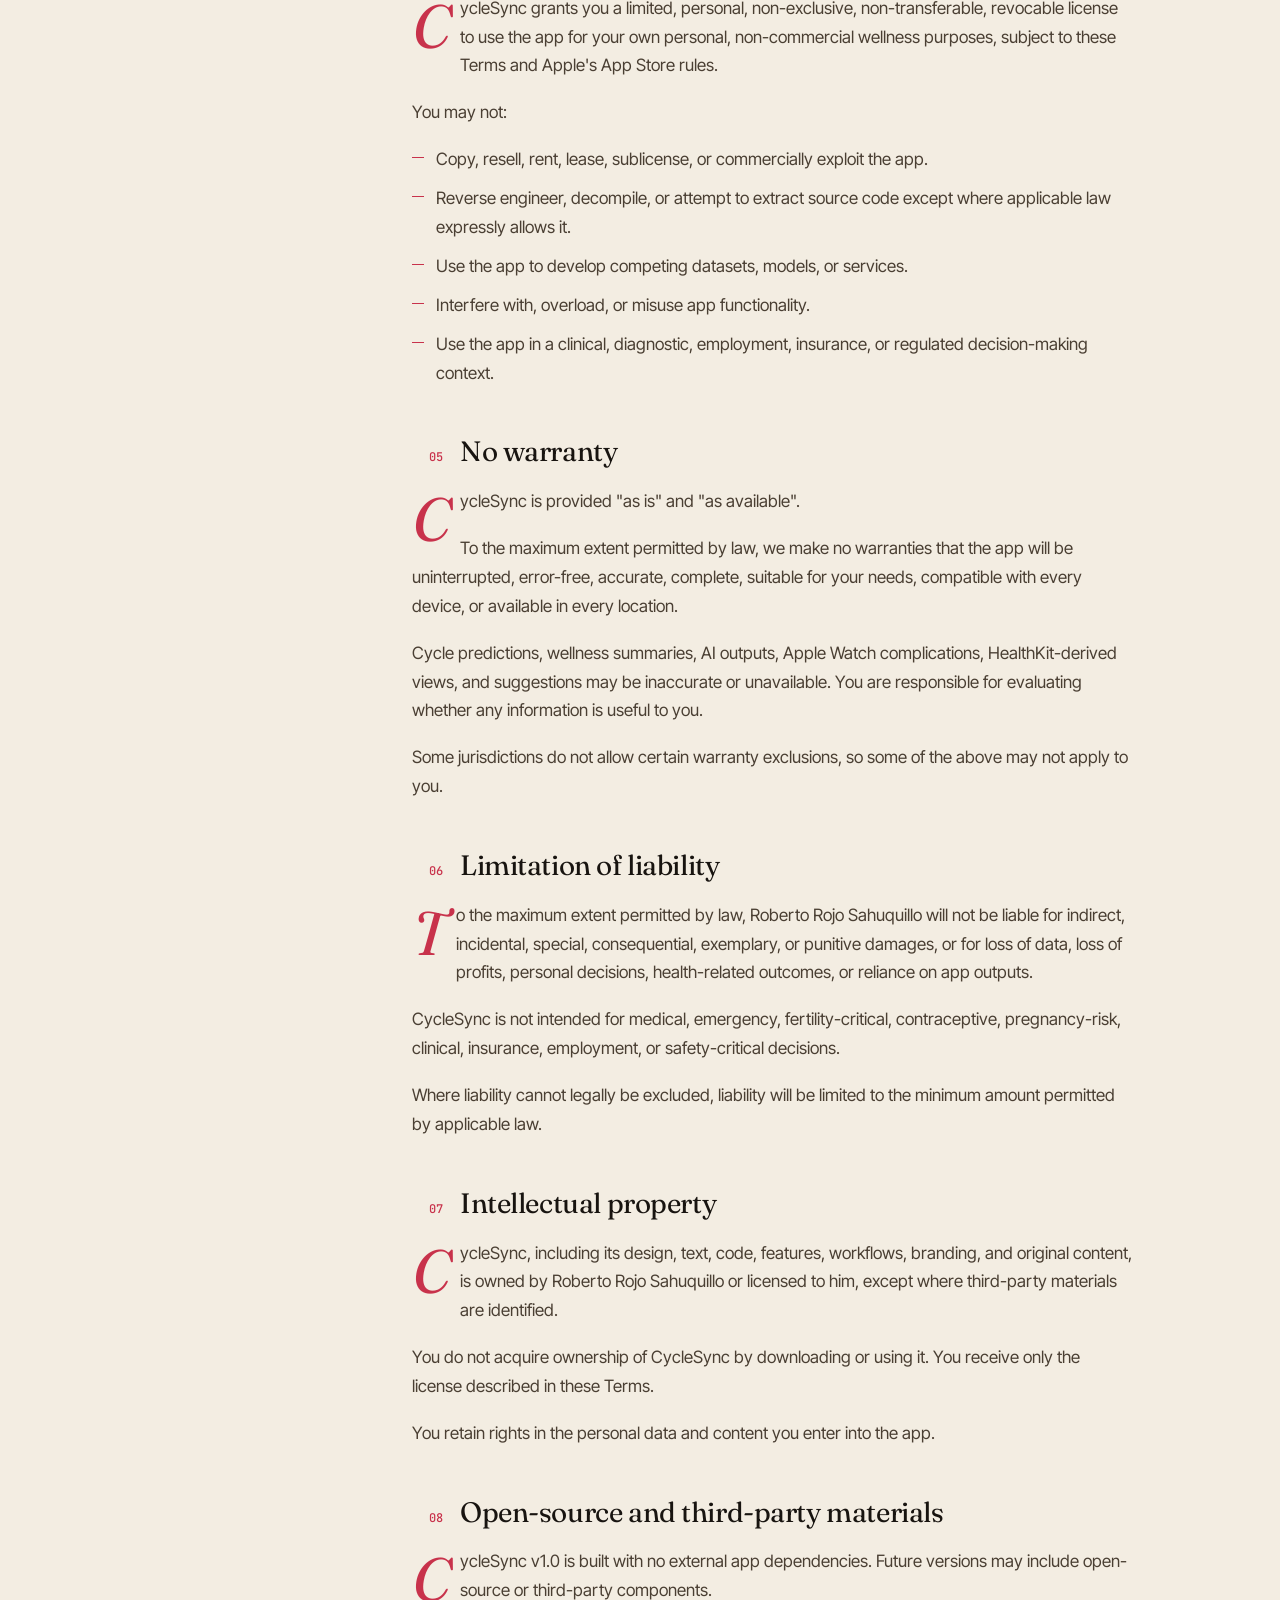
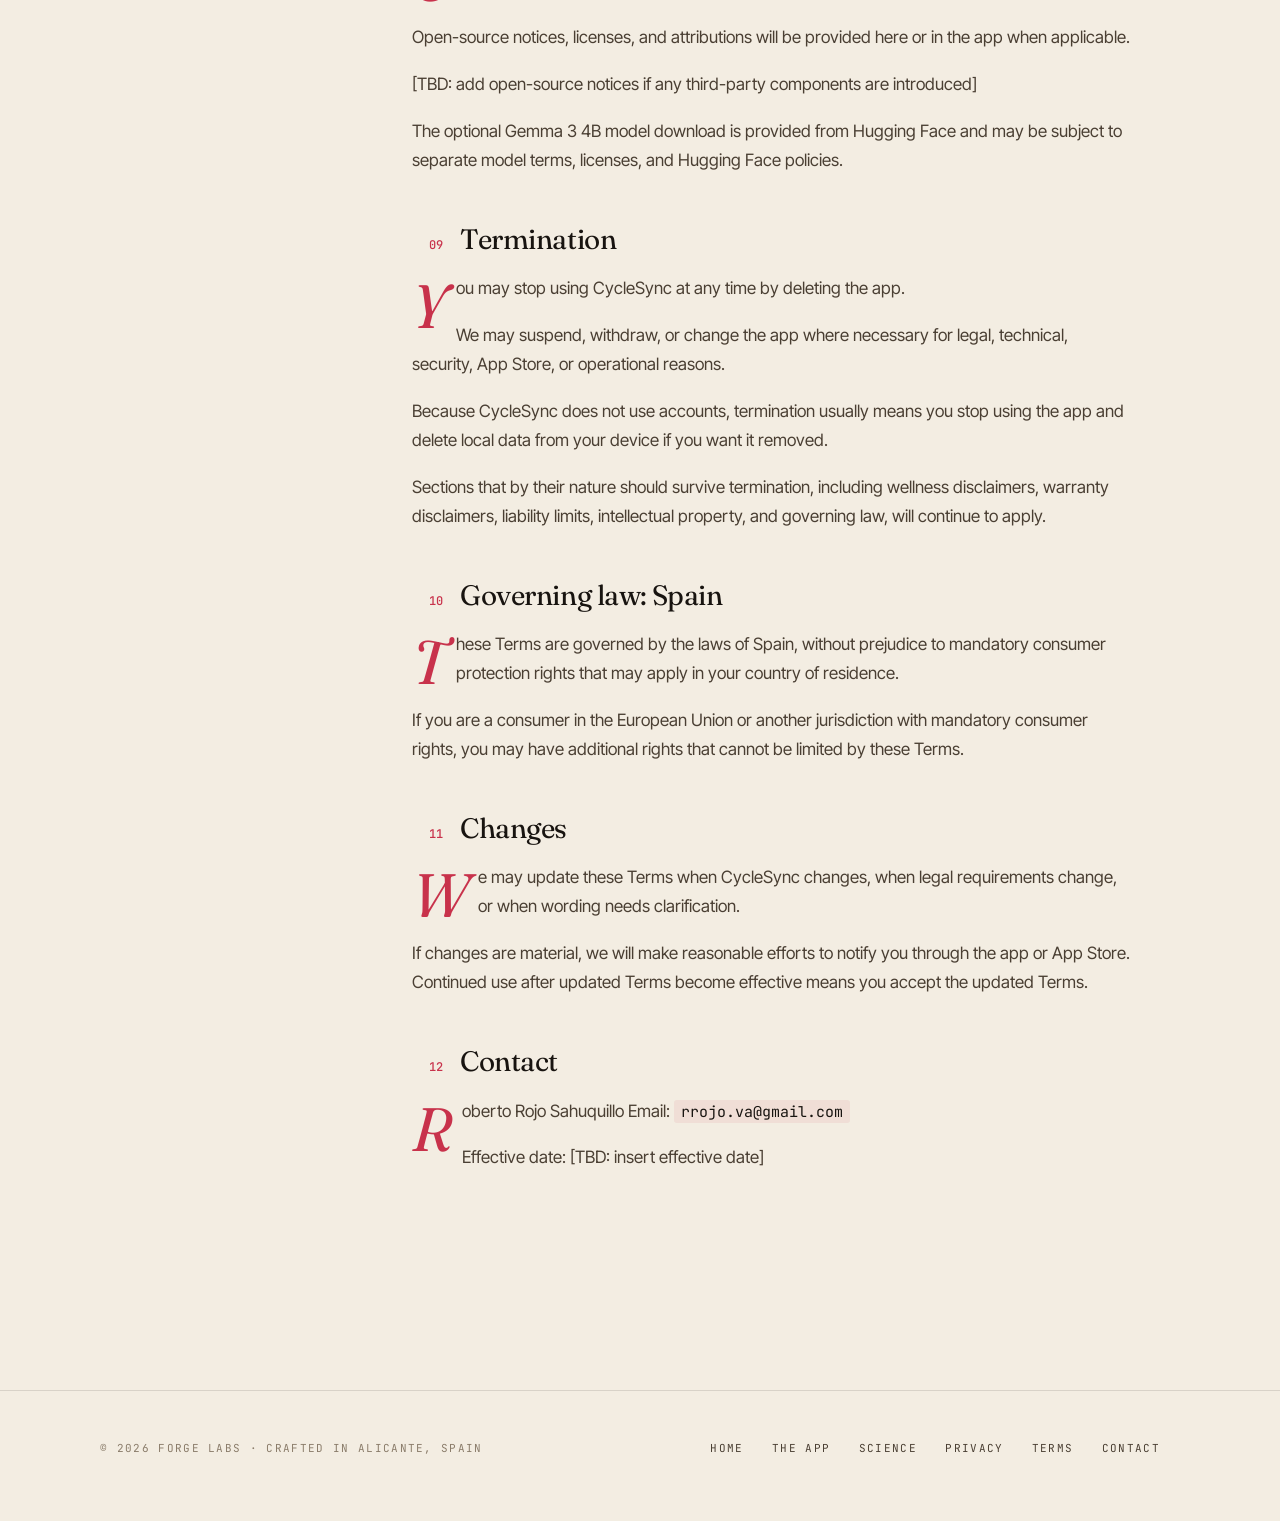
<file: terms/index.html>
<!doctype html>
<html lang="en">
<head>
<meta charset="utf-8">
<meta name="viewport" content="width=device-width, initial-scale=1">
<title data-en="Terms of Use · CycleSync" data-es="Términos de Uso · CycleSync">Terms of Use · CycleSync</title>
<meta name="description"
      data-i18n-attr="content"
      data-content-en="CycleSync Terms of Use. Wellness positioning, eligibility, license, limitation of liability, governing law of Spain."
      data-content-es="Términos de Uso de CycleSync. Posicionamiento de bienestar, elegibilidad, licencia, limitación de responsabilidad, ley aplicable de España."
      content="CycleSync Terms of Use. Wellness positioning, eligibility, license, limitation of liability, governing law of Spain.">
<link rel="icon" href="data:image/svg+xml,%3Csvg xmlns='http://www.w3.org/2000/svg' viewBox='0 0 100 100'%3E%3Ccircle cx='50' cy='50' r='42' fill='none' stroke='%23c8324b' stroke-width='14' stroke-dasharray='66 198'/%3E%3C/svg%3E">
<link rel="stylesheet" href="../assets/style.css?v=1777836911">
<style>
  /* Hide whichever language is not active. The global toggle sets <html lang>. */
  html[lang="en"] [data-lang-section="es"] { display: none; }
  html[lang="es"] [data-lang-section="en"] { display: none; }
</style>
</head>
<body>

<header class="topbar">
  <div class="topbar-inner">
    <a href="../" class="brand">
      <span class="brand-mark"></span>
      <span class="brand-name">CycleSync</span>
    </a>
    <button class="topnav-toggle" type="button" aria-label="Menu"><span class="bars"><span></span></span><span class="label-txt" data-en="Menu" data-es="Menú">Menu</span></button>
    <nav class="topnav">
      <a href="../" data-en="Home" data-es="Inicio">Home</a>
      <a href="../app/" data-en="The App" data-es="La App">The App</a>
      <a href="../science/" data-en="Science" data-es="Ciencia">Science</a>
      <a href="../privacy/"  data-en="Privacy" data-es="Privacidad">Privacy</a>
      <a href="../terms/" class="active" data-en="Terms" data-es="Términos">Terms</a>
    </nav>
  </div>
</header>

<main class="doc-shell">
  <div class="doc-header">
    <div class="doc-header-left">
      <div class="doc-kicker" data-en="Document 02 · Effective on App Store launch" data-es="Documento 02 · Vigente desde el lanzamiento en App Store">Document 02 · Effective on App Store launch</div>
      <h1 class="doc-h1" data-en="Terms <em>of Use</em>" data-es="T&eacute;rminos <em>de Uso</em>">Terms <em>of Use</em></h1>
    </div>
    <div class="doc-meta">
      <strong>CycleSync</strong> · v1.0<br>
      Forge Labs<br>
      <span data-en="Alicante · Spain" data-es="Alicante · España">Alicante · Spain</span>
    </div>
  </div>

  <aside class="doc-toc" aria-label="Table of contents">
    <div data-lang-section="en">
      <h4>On this page</h4>
      <ol>
<li><a href="#en-1">Acceptance</a></li>
<li><a href="#en-2">Wellness only, not medical advice</a></li>
<li><a href="#en-3">Eligibility 13+</a></li>
<li><a href="#en-4">Personal, non-commercial license</a></li>
<li><a href="#en-5">No warranty</a></li>
<li><a href="#en-6">Limitation of liability</a></li>
<li><a href="#en-7">Intellectual property</a></li>
<li><a href="#en-8">Open-source and third-party materials</a></li>
<li><a href="#en-9">Termination</a></li>
<li><a href="#en-10">Governing law: Spain</a></li>
<li><a href="#en-11">Changes</a></li>
<li><a href="#en-12">Contact</a></li>
</ol>
    </div>
    <div data-lang-section="es">
      <h4>En esta página</h4>
      <ol>
<li><a href="#es-1">Aceptación</a></li>
<li><a href="#es-2">Solo bienestar, no consejo médico</a></li>
<li><a href="#es-3">Edad mínima 13+</a></li>
<li><a href="#es-4">Licencia personal y no comercial</a></li>
<li><a href="#es-5">Sin garantías</a></li>
<li><a href="#es-6">Limitación de responsabilidad</a></li>
<li><a href="#es-7">Propiedad intelectual</a></li>
<li><a href="#es-8">Código abierto y materiales de terceros</a></li>
<li><a href="#es-9">Terminación</a></li>
<li><a href="#es-10">Ley aplicable: España</a></li>
<li><a href="#es-11">Cambios</a></li>
<li><a href="#es-12">Contacto</a></li>
</ol>
    </div>
  </aside>

  <article class="doc-body">
    <section data-lang-section="en">
      <h3 id="en-1"><span class="num">01</span><span>Acceptance</span></h3>
<p>These Terms of Use govern your access to and use of CycleSync, an iOS and Apple Watch wellness app for menstrual cycle tracking and personal wellbeing reflection.</p>
<p>By downloading, accessing, or using CycleSync, you agree to these Terms. If you do not agree, do not use the app.</p>
<p>CycleSync is operated by Roberto Rojo Sahuquillo. Contact: <code>rrojo.va@gmail.com</code>.</p>
<h3 id="en-2"><span class="num">02</span><span>Wellness only, not medical advice</span></h3>
<p>CycleSync is not a medical device and does not provide medical advice.</p>
<p>The app is intended for general wellness, self-reflection, routine planning, cycle awareness, and personal wellbeing support. CycleSync does not diagnose, treat, cure, prevent, monitor, or mitigate any disease, condition, fertility issue, pregnancy-related risk, hormonal disorder, mental health condition, or other medical matter.</p>
<p>Any forecast, cycle battery score, protocol suggestion, biometric summary, insight, AI response, notification, complication, or app message is informational and wellness-oriented only. It may be wrong, incomplete, delayed, or unsuitable for your situation.</p>
<p>Do not use CycleSync to make medical decisions. Do not delay seeking medical care because of something shown in the app. If you have symptoms, pain, unusual bleeding, pregnancy concerns, fertility concerns, medication questions, or any health concern, contact a qualified healthcare professional.</p>
<p>If you believe you may be experiencing a medical emergency, contact emergency services immediately.</p>
<h3 id="en-3"><span class="num">03</span><span>Eligibility 13+</span></h3>
<p>You must be at least 13 years old to use CycleSync.</p>
<p>If you are between 13 and the age of legal digital consent in your country, you may use CycleSync only with permission from a parent or legal guardian where required by law.</p>
<p>CycleSync is distributed globally except China. You are responsible for making sure your use of the app is lawful where you live.</p>
<h3 id="en-4"><span class="num">04</span><span>Personal, non-commercial license</span></h3>
<p>CycleSync grants you a limited, personal, non-exclusive, non-transferable, revocable license to use the app for your own personal, non-commercial wellness purposes, subject to these Terms and Apple&#x27;s App Store rules.</p>
<p>You may not:</p>
<ul>
  <li>Copy, resell, rent, lease, sublicense, or commercially exploit the app.</li>
  <li>Reverse engineer, decompile, or attempt to extract source code except where applicable law expressly allows it.</li>
  <li>Use the app to develop competing datasets, models, or services.</li>
  <li>Interfere with, overload, or misuse app functionality.</li>
  <li>Use the app in a clinical, diagnostic, employment, insurance, or regulated decision-making context.</li>
</ul>
<h3 id="en-5"><span class="num">05</span><span>No warranty</span></h3>
<p>CycleSync is provided &quot;as is&quot; and &quot;as available&quot;.</p>
<p>To the maximum extent permitted by law, we make no warranties that the app will be uninterrupted, error-free, accurate, complete, suitable for your needs, compatible with every device, or available in every location.</p>
<p>Cycle predictions, wellness summaries, AI outputs, Apple Watch complications, HealthKit-derived views, and suggestions may be inaccurate or unavailable. You are responsible for evaluating whether any information is useful to you.</p>
<p>Some jurisdictions do not allow certain warranty exclusions, so some of the above may not apply to you.</p>
<h3 id="en-6"><span class="num">06</span><span>Limitation of liability</span></h3>
<p>To the maximum extent permitted by law, Roberto Rojo Sahuquillo will not be liable for indirect, incidental, special, consequential, exemplary, or punitive damages, or for loss of data, loss of profits, personal decisions, health-related outcomes, or reliance on app outputs.</p>
<p>CycleSync is not intended for medical, emergency, fertility-critical, contraceptive, pregnancy-risk, clinical, insurance, employment, or safety-critical decisions.</p>
<p>Where liability cannot legally be excluded, liability will be limited to the minimum amount permitted by applicable law.</p>
<h3 id="en-7"><span class="num">07</span><span>Intellectual property</span></h3>
<p>CycleSync, including its design, text, code, features, workflows, branding, and original content, is owned by Roberto Rojo Sahuquillo or licensed to him, except where third-party materials are identified.</p>
<p>You do not acquire ownership of CycleSync by downloading or using it. You receive only the license described in these Terms.</p>
<p>You retain rights in the personal data and content you enter into the app.</p>
<h3 id="en-8"><span class="num">08</span><span>Open-source and third-party materials</span></h3>
<p>CycleSync v1.0 is built with no external app dependencies. Future versions may include open-source or third-party components.</p>
<p>Open-source notices, licenses, and attributions will be provided here or in the app when applicable.</p>
<p>[TBD: add open-source notices if any third-party components are introduced]</p>
<p>The optional Gemma 3 4B model download is provided from Hugging Face and may be subject to separate model terms, licenses, and Hugging Face policies.</p>
<h3 id="en-9"><span class="num">09</span><span>Termination</span></h3>
<p>You may stop using CycleSync at any time by deleting the app.</p>
<p>We may suspend, withdraw, or change the app where necessary for legal, technical, security, App Store, or operational reasons.</p>
<p>Because CycleSync does not use accounts, termination usually means you stop using the app and delete local data from your device if you want it removed.</p>
<p>Sections that by their nature should survive termination, including wellness disclaimers, warranty disclaimers, liability limits, intellectual property, and governing law, will continue to apply.</p>
<h3 id="en-10"><span class="num">10</span><span>Governing law: Spain</span></h3>
<p>These Terms are governed by the laws of Spain, without prejudice to mandatory consumer protection rights that may apply in your country of residence.</p>
<p>If you are a consumer in the European Union or another jurisdiction with mandatory consumer rights, you may have additional rights that cannot be limited by these Terms.</p>
<h3 id="en-11"><span class="num">11</span><span>Changes</span></h3>
<p>We may update these Terms when CycleSync changes, when legal requirements change, or when wording needs clarification.</p>
<p>If changes are material, we will make reasonable efforts to notify you through the app or App Store. Continued use after updated Terms become effective means you accept the updated Terms.</p>
<h3 id="en-12"><span class="num">12</span><span>Contact</span></h3>
<p>Roberto Rojo Sahuquillo Email: <code>rrojo.va@gmail.com</code></p>
<p>Effective date: [TBD: insert effective date]</p>
    </section>
    <section data-lang-section="es">
      <h3 id="es-1"><span class="num">01</span><span>Aceptación</span></h3>
<p>Estos Términos de Uso regulan tu acceso y uso de CycleSync, una app para iOS y Apple Watch orientada al bienestar, el seguimiento del ciclo menstrual y la reflexión personal.</p>
<p>Al descargar, acceder o usar CycleSync, aceptas estos Términos. Si no estás de acuerdo, no uses la app.</p>
<p>CycleSync está operada por Roberto Rojo Sahuquillo. Contacto: <code>rrojo.va@gmail.com</code>.</p>
<h3 id="es-2"><span class="num">02</span><span>Solo bienestar, no consejo médico</span></h3>
<p>CycleSync no es un producto sanitario y no proporciona consejo médico.</p>
<p>La app está pensada para bienestar general, autorreflexión, planificación de rutinas, conciencia del ciclo y apoyo al bienestar personal. CycleSync no diagnostica, trata, cura, previene, monitoriza ni mitiga enfermedades, condiciones médicas, problemas de fertilidad, riesgos relacionados con embarazo, trastornos hormonales, salud mental ni ninguna otra cuestión médica.</p>
<p>Cualquier previsión, puntuación de Cycle Battery, sugerencia de protocolo, resumen biométrico, insight, respuesta de IA, notificación, complicación de Apple Watch o mensaje de la app es únicamente informativo y de bienestar. Puede ser incorrecto, incompleto, tardío o no adecuado a tu situación.</p>
<p>No uses CycleSync para tomar decisiones médicas. No retrases la búsqueda de atención médica por algo que aparezca en la app. Si tienes síntomas, dolor, sangrado inusual, dudas sobre embarazo, fertilidad, medicación o cualquier preocupación de salud, consulta con un profesional sanitario cualificado.</p>
<p>Si crees que puedes estar ante una emergencia médica, contacta inmediatamente con los servicios de emergencia.</p>
<h3 id="es-3"><span class="num">03</span><span>Edad mínima 13+</span></h3>
<p>Debes tener al menos 13 años para usar CycleSync.</p>
<p>Si tienes entre 13 años y la edad de consentimiento digital aplicable en tu país, solo puedes usar CycleSync con permiso de tu madre, padre o tutor legal cuando la ley lo exija.</p>
<p>CycleSync se distribuye globalmente excepto en China. Eres responsable de comprobar que tu uso de la app es legal en el lugar donde resides.</p>
<h3 id="es-4"><span class="num">04</span><span>Licencia personal y no comercial</span></h3>
<p>CycleSync te concede una licencia limitada, personal, no exclusiva, intransferible y revocable para usar la app con fines personales, no comerciales y de bienestar, sujeta a estos Términos y a las normas de App Store de Apple.</p>
<p>No puedes:</p>
<ul>
  <li>Copiar, revender, alquilar, sublicenciar o explotar comercialmente la app.</li>
  <li>Realizar ingeniería inversa, descompilar o intentar extraer el código fuente salvo cuando la ley aplicable lo permita expresamente.</li>
  <li>Usar la app para desarrollar datasets, modelos o servicios competidores.</li>
  <li>Interferir, sobrecargar o hacer un uso indebido de la funcionalidad.</li>
  <li>Usar la app en contextos clínicos, diagnósticos, laborales, de seguros o de toma de decisiones reguladas.</li>
</ul>
<h3 id="es-5"><span class="num">05</span><span>Sin garantías</span></h3>
<p>CycleSync se proporciona &quot;tal cual&quot; y &quot;según disponibilidad&quot;.</p>
<p>En la máxima medida permitida por la ley, no garantizamos que la app funcione sin interrupciones, sin errores, con exactitud, de forma completa, adecuada a tus necesidades, compatible con todos los dispositivos o disponible en todos los lugares.</p>
<p>Las predicciones de ciclo, resúmenes de bienestar, respuestas de IA, complicaciones de Apple Watch, vistas derivadas de HealthKit y sugerencias pueden ser inexactas o no estar disponibles. Tú eres responsable de valorar si la información te resulta útil.</p>
<p>Algunas jurisdicciones no permiten excluir determinadas garantías, por lo que parte de lo anterior puede no aplicarse en tu caso.</p>
<h3 id="es-6"><span class="num">06</span><span>Limitación de responsabilidad</span></h3>
<p>En la máxima medida permitida por la ley, Roberto Rojo Sahuquillo no será responsable de daños indirectos, incidentales, especiales, consecuenciales, ejemplares o punitivos, ni de pérdida de datos, pérdida de beneficios, decisiones personales, resultados relacionados con la salud o confianza depositada en resultados de la app.</p>
<p>CycleSync no está pensada para decisiones médicas, de emergencia, críticas para fertilidad, anticoncepción, riesgo de embarazo, clínicas, de seguros, laborales o de seguridad crítica.</p>
<p>Cuando la responsabilidad no pueda excluirse legalmente, quedará limitada al mínimo permitido por la normativa aplicable.</p>
<h3 id="es-7"><span class="num">07</span><span>Propiedad intelectual</span></h3>
<p>CycleSync, incluido su diseño, textos, código, funciones, flujos, marca y contenido original, pertenece a Roberto Rojo Sahuquillo o está licenciado a su favor, salvo materiales de terceros identificados.</p>
<p>No adquieres la propiedad de CycleSync por descargarla o usarla. Recibes únicamente la licencia descrita en estos Términos.</p>
<p>Conservas los derechos sobre los datos personales y contenidos que introduces en la app.</p>
<h3 id="es-8"><span class="num">08</span><span>Código abierto y materiales de terceros</span></h3>
<p>CycleSync v1.0 está construida sin dependencias externas de app. Versiones futuras pueden incluir componentes open-source o de terceros.</p>
<p>Los avisos, licencias y atribuciones open-source se facilitarán aquí o dentro de la app cuando corresponda.</p>
<p>[TBD: añadir avisos open-source si se introducen componentes de terceros]</p>
<p>La descarga opcional del modelo Gemma 3 4B se proporciona desde Hugging Face y puede estar sujeta a términos del modelo, licencias y políticas de Hugging Face independientes.</p>
<h3 id="es-9"><span class="num">09</span><span>Terminación</span></h3>
<p>Puedes dejar de usar CycleSync en cualquier momento eliminando la app.</p>
<p>Podemos suspender, retirar o modificar la app cuando sea necesario por motivos legales, técnicos, de seguridad, de App Store u operativos.</p>
<p>Como CycleSync no usa cuentas, la terminación normalmente significa que dejas de usar la app y eliminas los datos locales de tu dispositivo si quieres retirarlos.</p>
<p>Las secciones que por su naturaleza deban seguir aplicándose, incluidas las advertencias de bienestar, exclusiones de garantía, límites de responsabilidad, propiedad intelectual y ley aplicable, continuarán vigentes.</p>
<h3 id="es-10"><span class="num">10</span><span>Ley aplicable: España</span></h3>
<p>Estos Términos se rigen por las leyes de España, sin perjuicio de los derechos imperativos de protección de consumidores que puedan aplicarse en tu país de residencia.</p>
<p>Si eres consumidor en la Unión Europea u otra jurisdicción con derechos imperativos, puedes tener derechos adicionales que estos Términos no pueden limitar.</p>
<h3 id="es-11"><span class="num">11</span><span>Cambios</span></h3>
<p>Podemos actualizar estos Términos cuando CycleSync cambie, cuando cambien los requisitos legales o cuando sea necesario aclarar el texto.</p>
<p>Si los cambios son materiales, haremos esfuerzos razonables para avisarte a través de la app o App Store. El uso continuado tras la entrada en vigor de los Términos actualizados implica que los aceptas.</p>
<h3 id="es-12"><span class="num">12</span><span>Contacto</span></h3>
<p>Roberto Rojo Sahuquillo Email: <code>rrojo.va@gmail.com</code></p>
<p>Fecha de entrada en vigor: [TBD: indicar fecha efectiva]</p>
    </section>
  </article>
</main>

<footer class="site-footer">
  <div class="footer-inner">
    <div data-en="© 2026 Forge Labs · Crafted in Alicante, Spain"
         data-es="© 2026 Forge Labs · Hecho en Alicante, España">© 2026 Forge Labs · Crafted in Alicante, Spain</div>
    <div>
      <a href="../" data-en="Home" data-es="Inicio">Home</a>
      <a href="../app/" data-en="The App" data-es="La App">The App</a>
      <a href="../science/" data-en="Science" data-es="Ciencia">Science</a>
      <a href="../privacy/" data-en="Privacy" data-es="Privacidad">Privacy</a>
      <a href="../terms/" data-en="Terms" data-es="Términos">Terms</a>
      <a href="mailto:rrojo.va@gmail.com" data-en="Contact" data-es="Contacto">Contact</a>
    </div>
  </div>
</footer>

<script src="../assets/i18n.js?v=1777836911"></script>

</body>
</html>
</file>
<file: assets/style.css>
/* ─────────────────────────────────────────────────────────
   CycleSync Legal — editorial cycle aesthetic
   Fraunces (display) · Inter Tight (body) · JBM (mono)
   Phase palette: menstrual / follicular / ovulation / luteal
   ───────────────────────────────────────────────────────── */

@import url('https://fonts.googleapis.com/css2?family=Fraunces:ital,opsz,wght@0,9..144,300;0,9..144,400;0,9..144,500;0,9..144,700;1,9..144,400&family=Inter+Tight:wght@300;400;500;600&family=JetBrains+Mono:wght@400;500&display=swap');

:root {
  /* Phase palette */
  --menstrual: #c8324b;
  --follicular: #d98e3a;
  --ovulation: #4a8f5e;
  --luteal: #6b4d8a;

  /* Paper */
  --paper: #f3ede2;
  --paper-deep: #ebe2d2;
  --ink: #181410;
  --ink-soft: #4a3f33;
  --ink-faint: #8a7c6a;
  --rule: rgba(24, 20, 16, 0.12);
  --rule-soft: rgba(24, 20, 16, 0.06);

  /* Accent */
  --accent: var(--menstrual);
  --highlight: rgba(200, 50, 75, 0.08);

  --font-display: 'Fraunces', 'Times New Roman', serif;
  --font-body: 'Inter Tight', system-ui, sans-serif;
  --font-mono: 'JetBrains Mono', 'SF Mono', Menlo, monospace;

  --maxw: 720px;
}

@media (prefers-color-scheme: dark) {
  :root {
    --paper: #15110d;
    --paper-deep: #0f0c09;
    --ink: #f3ede2;
    --ink-soft: #c9bfae;
    --ink-faint: #7d7062;
    --rule: rgba(243, 237, 226, 0.14);
    --rule-soft: rgba(243, 237, 226, 0.06);
    --highlight: rgba(216, 142, 58, 0.12);
    --accent: #e8a063;
  }
}

* { box-sizing: border-box; margin: 0; padding: 0; }

html { scroll-behavior: smooth; -webkit-text-size-adjust: 100%; }

body {
  font-family: var(--font-body);
  font-weight: 400;
  font-size: 17px;
  line-height: 1.65;
  color: var(--ink);
  background: var(--paper);
  background-image:
    radial-gradient(ellipse 80% 50% at 15% 0%, rgba(200, 50, 75, 0.06), transparent 60%),
    radial-gradient(ellipse 60% 40% at 90% 20%, rgba(217, 142, 58, 0.06), transparent 60%),
    radial-gradient(ellipse 70% 45% at 80% 90%, rgba(107, 77, 138, 0.05), transparent 60%),
    radial-gradient(ellipse 50% 35% at 10% 80%, rgba(74, 143, 94, 0.04), transparent 60%);
  background-attachment: fixed;
  min-height: 100vh;
  overflow-x: hidden;
  position: relative;
}

/* paper grain */
body::before {
  content: '';
  position: fixed;
  inset: 0;
  pointer-events: none;
  z-index: 1;
  opacity: 0.35;
  background-image: url("data:image/svg+xml;utf8,<svg xmlns='http://www.w3.org/2000/svg' width='160' height='160'><filter id='n'><feTurbulence type='fractalNoise' baseFrequency='0.9' numOctaves='2' stitchTiles='stitch'/><feColorMatrix values='0 0 0 0 0 0 0 0 0 0 0 0 0 0 0 0 0 0 0.5 0'/></filter><rect width='100%' height='100%' filter='url(%23n)'/></svg>");
  mix-blend-mode: multiply;
}

@media (prefers-color-scheme: dark) {
  body::before { mix-blend-mode: screen; opacity: 0.25; }
}

main, header, footer { position: relative; z-index: 2; }

/* ─── Defensive overflow control (mobile) ─── */
html, body { max-width: 100%; }
body { overflow-x: clip; }

/* ─── Top bar ─── */
.topbar {
  position: sticky;
  top: 0;
  z-index: 10;
  backdrop-filter: blur(12px) saturate(140%);
  -webkit-backdrop-filter: blur(12px) saturate(140%);
  background: color-mix(in srgb, var(--paper) 78%, transparent);
  border-bottom: 1px solid var(--rule);
}
.topbar-inner {
  max-width: 1080px;
  margin: 0 auto;
  padding: 14px 28px;
  display: flex;
  align-items: center;
  justify-content: space-between;
  gap: 24px;
}
.brand {
  display: flex;
  align-items: center;
  gap: 12px;
  text-decoration: none;
  color: var(--ink);
}
.brand-mark {
  width: 28px;
  height: 28px;
  position: relative;
  display: inline-flex;
  align-items: center;
  justify-content: center;
}
.brand-mark::before {
  content: '';
  position: absolute;
  inset: 0;
  border-radius: 50%;
  background: conic-gradient(
    from -90deg,
    var(--menstrual) 0% 18%,
    var(--follicular) 18% 50%,
    var(--ovulation) 50% 54%,
    var(--luteal) 54% 100%
  );
  -webkit-mask: radial-gradient(circle, transparent 38%, #000 40%);
          mask: radial-gradient(circle, transparent 38%, #000 40%);
}
.brand-name {
  font-family: var(--font-display);
  font-weight: 500;
  font-size: 18px;
  letter-spacing: -0.01em;
}
.brand-name em {
  font-style: italic;
  font-weight: 400;
  color: var(--ink-soft);
}
.topnav {
  display: flex;
  flex-direction: row;
  align-items: center;
  gap: 4px;
  font-family: var(--font-mono);
  font-size: 12px;
  text-transform: uppercase;
  letter-spacing: 0.08em;
  white-space: nowrap;
}
.topnav a {
  color: var(--ink-soft);
  text-decoration: none;
  padding: 6px 12px;
  border-radius: 999px;
  transition: background 0.2s, color 0.2s;
}
.topnav a:hover { color: var(--ink); background: var(--rule-soft); }
.topnav a.active {
  color: var(--ink);
  background: var(--rule-soft);
}

/* mobile: collapse the nav into a sheet */
.topnav-toggle {
  display: none;
  align-items: center;
  justify-content: center;
  background: transparent;
  border: 1px solid var(--rule);
  border-radius: 12px;
  width: 44px;
  height: 44px;
  padding: 0;
  color: var(--ink);
  cursor: pointer;
  line-height: 0;
}
.topnav-toggle:hover { color: var(--accent); border-color: var(--accent); }
.topnav-toggle .bars {
  display: inline-block;
  width: 22px;
  height: 14px;
  position: relative;
  flex-shrink: 0;
}
.topnav-toggle .label-txt { display: none; }
.topnav-toggle .bars::before,
.topnav-toggle .bars::after,
.topnav-toggle .bars > span {
  content: '';
  position: absolute;
  left: 0;
  width: 100%;
  height: 2px;
  background: currentColor;
  border-radius: 2px;
  transition: transform 0.25s, opacity 0.25s;
}
.topnav-toggle .bars::before { top: 0; }
.topnav-toggle .bars > span { top: 50%; transform: translateY(-50%); display: block; }
.topnav-toggle .bars::after { bottom: 0; }
.topnav-toggle[aria-expanded="true"] .bars::before { transform: translateY(6px) rotate(45deg); }
.topnav-toggle[aria-expanded="true"] .bars > span { opacity: 0; }
.topnav-toggle[aria-expanded="true"] .bars::after { transform: translateY(-6px) rotate(-45deg); }

@media (max-width: 760px) {
  .topnav-toggle { display: inline-flex; }
  .topnav {
    position: fixed;
    inset: 56px 0 auto 0;
    display: none;
    background: color-mix(in srgb, var(--paper) 96%, transparent);
    backdrop-filter: blur(20px) saturate(160%);
    -webkit-backdrop-filter: blur(20px) saturate(160%);
    flex-direction: column;
    align-items: stretch;
    padding: 16px 24px 24px;
    gap: 0;
    font-size: 14px;
    letter-spacing: 0.1em;
    z-index: 9;
    border-bottom: 1px solid var(--rule);
    box-shadow: 0 20px 32px -16px rgba(0,0,0,0.25);
  }
  .topnav.open { display: flex; }
  .topnav a {
    padding: 18px 8px;
    border-radius: 0;
    border-bottom: 1px solid var(--rule-soft);
  }
  .topnav a:last-child { border-bottom: 0; }
}

/* ─── Hero (index only) ─── */
.hero {
  max-width: 1080px;
  margin: 0 auto;
  padding: 120px 28px 80px;
  position: relative;
}
.hero-eyebrow {
  font-family: var(--font-mono);
  font-size: 11px;
  text-transform: uppercase;
  letter-spacing: 0.2em;
  color: var(--ink-faint);
  margin-bottom: 28px;
  display: flex;
  align-items: center;
  gap: 12px;
}
.hero-eyebrow::before {
  content: '';
  width: 24px;
  height: 1px;
  background: var(--ink-faint);
  display: inline-block;
}
.hero h1 {
  font-family: var(--font-display);
  font-weight: 300;
  font-size: clamp(48px, 7vw, 96px);
  line-height: 0.98;
  letter-spacing: -0.035em;
  color: var(--ink);
  margin-bottom: 32px;
  font-variation-settings: 'opsz' 144;
}
.hero h1 em {
  font-style: italic;
  font-weight: 400;
  color: var(--accent);
}
.hero-lede {
  font-size: 21px;
  line-height: 1.5;
  color: var(--ink-soft);
  max-width: 640px;
  font-weight: 300;
  margin-bottom: 56px;
}

.doc-grid {
  display: grid;
  grid-template-columns: repeat(2, 1fr);
  gap: 1px;
  background: var(--rule);
  border: 1px solid var(--rule);
  border-radius: 4px;
  overflow: hidden;
}
@media (max-width: 720px) {
  .doc-grid { grid-template-columns: 1fr; }
}
.doc-card {
  background: var(--paper);
  padding: 36px 32px;
  text-decoration: none;
  color: var(--ink);
  display: flex;
  flex-direction: column;
  gap: 14px;
  position: relative;
  transition: background 0.25s;
}
.doc-card:hover { background: var(--paper-deep); }
.doc-card:hover .doc-arrow { transform: translateX(4px); }
.doc-num {
  font-family: var(--font-mono);
  font-size: 11px;
  letter-spacing: 0.15em;
  color: var(--ink-faint);
  text-transform: uppercase;
}
.doc-title {
  font-family: var(--font-display);
  font-weight: 400;
  font-size: 32px;
  line-height: 1.05;
  letter-spacing: -0.02em;
}
.doc-title em { font-style: italic; color: var(--accent); }
.doc-desc {
  font-size: 14px;
  color: var(--ink-soft);
  margin-top: 4px;
  line-height: 1.55;
}
.doc-arrow {
  font-family: var(--font-mono);
  font-size: 12px;
  margin-top: 8px;
  color: var(--accent);
  transition: transform 0.25s;
  display: inline-block;
  letter-spacing: 0.1em;
  text-transform: uppercase;
}

/* phase strip */
.phase-strip {
  display: flex;
  height: 6px;
  margin: 80px 0 0;
  border-radius: 999px;
  overflow: hidden;
  box-shadow: 0 1px 0 var(--rule-soft);
}
.phase-strip span { flex: 1; }
.phase-strip span:nth-child(1) { background: var(--menstrual); flex: 5; }
.phase-strip span:nth-child(2) { background: var(--follicular); flex: 8; }
.phase-strip span:nth-child(3) { background: var(--ovulation); flex: 1.2; }
.phase-strip span:nth-child(4) { background: var(--luteal); flex: 14; }
.phase-legend {
  display: flex;
  justify-content: space-between;
  font-family: var(--font-mono);
  font-size: 10px;
  letter-spacing: 0.15em;
  text-transform: uppercase;
  color: var(--ink-faint);
  margin-top: 12px;
}

/* ─── Document layout ─── */
.doc-shell {
  max-width: 1080px;
  margin: 0 auto;
  padding: 64px 28px 120px;
  display: grid;
  grid-template-columns: 220px minmax(0, 1fr);
  gap: 64px;
}
@media (max-width: 900px) {
  .doc-shell { grid-template-columns: 1fr; gap: 32px; padding-top: 40px; }
  .doc-toc { position: static; max-height: none; }
}

.doc-header {
  grid-column: 1 / -1;
  border-bottom: 1px solid var(--rule);
  padding-bottom: 36px;
  margin-bottom: 24px;
  display: flex;
  align-items: flex-end;
  justify-content: space-between;
  gap: 24px;
  flex-wrap: wrap;
}
.doc-header-left { flex: 1; min-width: 280px; }
.doc-kicker {
  font-family: var(--font-mono);
  font-size: 11px;
  letter-spacing: 0.2em;
  text-transform: uppercase;
  color: var(--ink-faint);
  margin-bottom: 18px;
}
.doc-h1 {
  font-family: var(--font-display);
  font-weight: 300;
  font-size: clamp(40px, 6vw, 72px);
  line-height: 1.0;
  letter-spacing: -0.03em;
  color: var(--ink);
}
.doc-h1 em { font-style: italic; color: var(--accent); }

.doc-meta {
  font-family: var(--font-mono);
  font-size: 11px;
  color: var(--ink-faint);
  text-transform: uppercase;
  letter-spacing: 0.12em;
  text-align: right;
  line-height: 1.8;
}
.doc-meta strong { color: var(--ink-soft); font-weight: 500; }

/* lang tabs */
.lang-tabs {
  display: inline-flex;
  border: 1px solid var(--rule);
  border-radius: 999px;
  padding: 3px;
  background: color-mix(in srgb, var(--paper) 90%, transparent);
  margin-top: 24px;
  font-family: var(--font-mono);
  font-size: 11px;
  letter-spacing: 0.12em;
  text-transform: uppercase;
}
.lang-tabs button {
  background: transparent;
  border: 0;
  padding: 8px 18px;
  border-radius: 999px;
  color: var(--ink-faint);
  cursor: pointer;
  font: inherit;
  letter-spacing: inherit;
  text-transform: inherit;
  transition: background 0.2s, color 0.2s;
}
.lang-tabs button.active {
  background: var(--ink);
  color: var(--paper);
}
.lang-tabs button:not(.active):hover { color: var(--ink); }

/* TOC */
.doc-toc {
  position: sticky;
  top: 90px;
  align-self: start;
  max-height: calc(100vh - 110px);
  overflow-y: auto;
  font-size: 13px;
  border-left: 1px solid var(--rule);
  padding-left: 18px;
}
.doc-toc h4 {
  font-family: var(--font-mono);
  font-size: 10px;
  letter-spacing: 0.2em;
  text-transform: uppercase;
  color: var(--ink-faint);
  margin-bottom: 16px;
  font-weight: 500;
}
.doc-toc ol {
  list-style: none;
  counter-reset: toc;
}
.doc-toc li { counter-increment: toc; margin-bottom: 8px; }
.doc-toc a {
  color: var(--ink-soft);
  text-decoration: none;
  display: flex;
  gap: 10px;
  line-height: 1.4;
  padding: 4px 0;
  transition: color 0.2s;
}
.doc-toc a::before {
  content: counter(toc, decimal-leading-zero);
  font-family: var(--font-mono);
  font-size: 10px;
  color: var(--ink-faint);
  flex-shrink: 0;
  padding-top: 2px;
}
.doc-toc a:hover { color: var(--accent); }

/* article body */
.doc-body {
  max-width: var(--maxw);
  font-size: 17px;
  line-height: 1.7;
  color: var(--ink-soft);
}

.lang-section { display: none; }
.lang-section.active { display: block; }

.doc-body h2 {
  font-family: var(--font-display);
  font-weight: 400;
  font-size: 14px;
  letter-spacing: 0.25em;
  text-transform: uppercase;
  color: var(--ink-faint);
  margin: 56px 0 24px;
  padding-bottom: 12px;
  border-bottom: 1px solid var(--rule);
  font-style: italic;
}
.doc-body h2:first-child { margin-top: 0; }

.doc-body h3 {
  font-family: var(--font-display);
  font-weight: 400;
  font-size: 28px;
  line-height: 1.2;
  letter-spacing: -0.015em;
  color: var(--ink);
  margin: 48px 0 18px;
  scroll-margin-top: 100px;
  display: flex;
  align-items: baseline;
  gap: 16px;
}
.doc-body h3 .num {
  font-family: var(--font-mono);
  font-size: 12px;
  font-weight: 500;
  color: var(--accent);
  letter-spacing: 0.05em;
  flex-shrink: 0;
  width: 32px;
  text-align: right;
}

.doc-body p {
  margin-bottom: 18px;
}
.doc-body p:first-of-type::first-letter {
  display: none;
}

/* Drop cap on first paragraph after each h3 */
.doc-body h3 + p::first-letter {
  font-family: var(--font-display);
  font-weight: 400;
  font-style: italic;
  font-size: 3.6em;
  line-height: 0.85;
  float: left;
  padding: 6px 10px 0 0;
  color: var(--accent);
}

.doc-body ul {
  list-style: none;
  margin: 18px 0 24px;
  padding: 0;
}
.doc-body ul li {
  position: relative;
  padding-left: 24px;
  margin-bottom: 10px;
}
.doc-body ul li::before {
  content: '';
  position: absolute;
  left: 0;
  top: 12px;
  width: 12px;
  height: 1px;
  background: var(--accent);
}

.doc-body code, .doc-body p code {
  font-family: var(--font-mono);
  font-size: 0.88em;
  background: var(--highlight);
  padding: 2px 7px;
  border-radius: 3px;
  color: var(--ink);
  word-break: break-all;
}

.doc-body hr {
  border: 0;
  height: 1px;
  background: var(--rule);
  margin: 64px 0;
}

/* footnote box callout (used for medical disclaimer) */
.doc-body .callout {
  border-left: 2px solid var(--accent);
  padding: 16px 0 16px 22px;
  margin: 32px 0;
  font-style: italic;
  color: var(--ink-soft);
  background: linear-gradient(to right, var(--highlight), transparent);
}

/* ─── Footer ─── */
.site-footer {
  border-top: 1px solid var(--rule);
  padding: 48px 28px 64px;
  margin-top: 80px;
}
.footer-inner {
  max-width: 1080px;
  margin: 0 auto;
  display: flex;
  justify-content: space-between;
  align-items: center;
  flex-wrap: wrap;
  gap: 24px;
  font-family: var(--font-mono);
  font-size: 11px;
  text-transform: uppercase;
  letter-spacing: 0.12em;
  color: var(--ink-faint);
}
.footer-inner a {
  color: var(--ink-soft);
  text-decoration: none;
  margin-right: 20px;
  transition: color 0.2s;
}
.footer-inner a:hover { color: var(--accent); }

/* ─── Floating language switcher ─── */
.lang-switch {
  position: fixed;
  bottom: 24px;
  right: 24px;
  z-index: 50;
  display: inline-flex;
  align-items: center;
  gap: 6px;
  padding: 8px 14px;
  background: color-mix(in srgb, var(--paper) 90%, transparent);
  backdrop-filter: blur(14px) saturate(160%);
  -webkit-backdrop-filter: blur(14px) saturate(160%);
  border: 1px solid var(--rule);
  border-radius: 999px;
  font-family: var(--font-mono);
  font-size: 11px;
  letter-spacing: 0.15em;
  text-transform: uppercase;
  box-shadow: 0 8px 24px -10px rgba(0,0,0,0.18);
  transition: transform 0.25s, box-shadow 0.25s;
}
.lang-switch:hover {
  transform: translateY(-2px);
  box-shadow: 0 14px 32px -12px rgba(0,0,0,0.22);
}
.lang-switch button {
  background: transparent;
  border: 0;
  padding: 4px 8px;
  border-radius: 999px;
  color: var(--ink-faint);
  cursor: pointer;
  font: inherit;
  letter-spacing: inherit;
  text-transform: inherit;
  transition: color 0.2s;
}
.lang-switch button:hover { color: var(--ink); }
.lang-switch button.active { color: var(--accent); font-weight: 500; }
.lang-switch .sep { color: var(--ink-faint); opacity: 0.5; }
@media (max-width: 760px) {
  /* Hide the floating switcher; we'll add an inline one inside the mobile menu */
  .lang-switch { display: none; }
  /* Mobile menu shows the lang switch pinned at the top */
  .topnav .lang-switch {
    display: inline-flex;
    position: static;
    align-self: flex-end;
    margin-bottom: 12px;
    background: var(--paper-deep);
    box-shadow: none;
    border-color: var(--rule);
  }
}

/* selection */
::selection { background: var(--accent); color: var(--paper); }

/* hover micro */
@media (hover: hover) {
  .doc-card::after {
    content: '';
    position: absolute;
    left: 0;
    bottom: 0;
    height: 2px;
    width: 0;
    background: var(--accent);
    transition: width 0.4s ease;
  }
  .doc-card:hover::after { width: 100%; }
}

/* Page intro animation */
@keyframes rise {
  from { opacity: 0; transform: translateY(12px); }
  to { opacity: 1; transform: translateY(0); }
}
.hero > * { animation: rise 0.7s ease both; }
.hero > *:nth-child(1) { animation-delay: 0.05s; }
.hero > *:nth-child(2) { animation-delay: 0.15s; }
.hero > *:nth-child(3) { animation-delay: 0.25s; }
.hero > *:nth-child(4) { animation-delay: 0.35s; }
.hero > *:nth-child(5) { animation-delay: 0.45s; }

.doc-header > * { animation: rise 0.6s ease both; }
.doc-body { animation: rise 0.7s ease both; animation-delay: 0.15s; }
.doc-toc { animation: rise 0.7s ease both; animation-delay: 0.2s; }

@media (prefers-reduced-motion: reduce) {
  /* Reduce non-essential motion: long transitions and smooth scroll only.
     Decorative animations are handled per-component (the marquee keeps
     running because it's slow ambient motion, not vestibular-triggering). */
  *, *::before, *::after {
    transition-duration: 0.01ms !important;
    scroll-behavior: auto !important;
  }
  .hero > *, .doc-header > *, .doc-body, .doc-toc { animation: none !important; }
}
</file>
